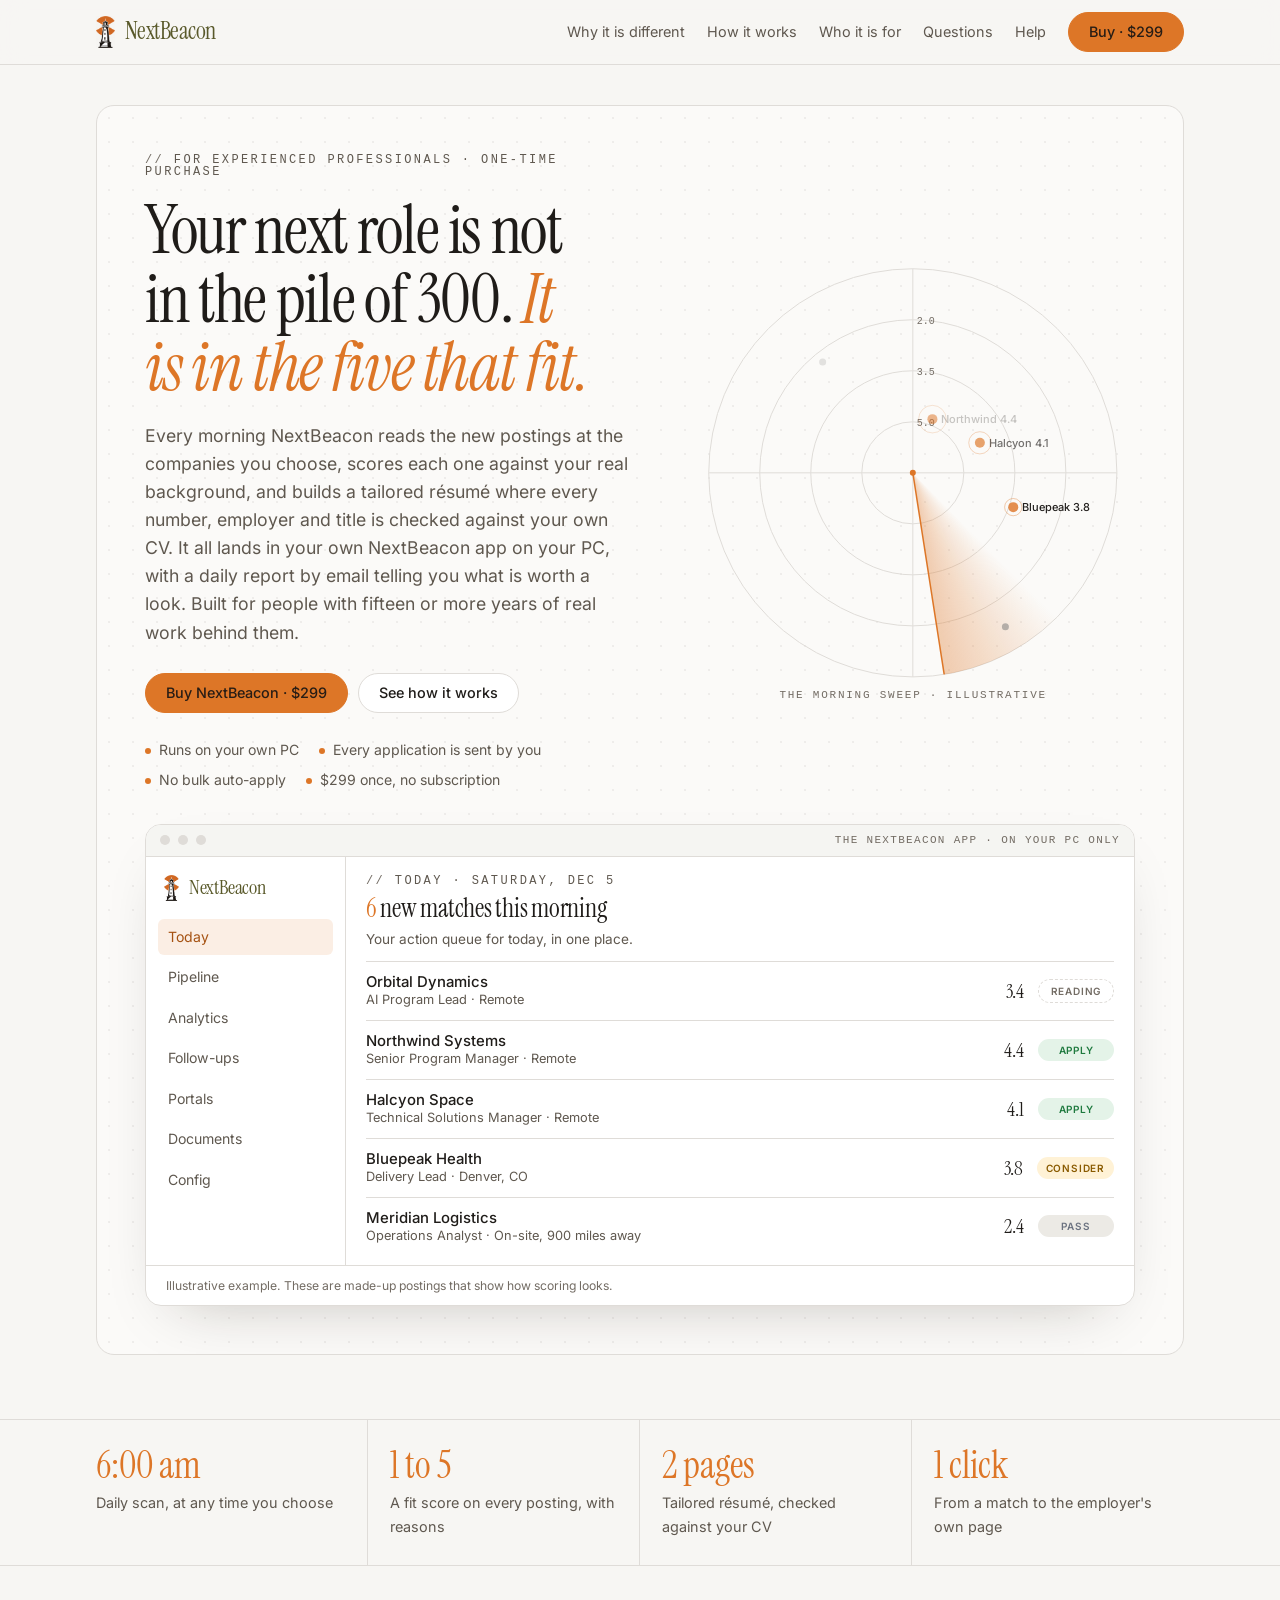
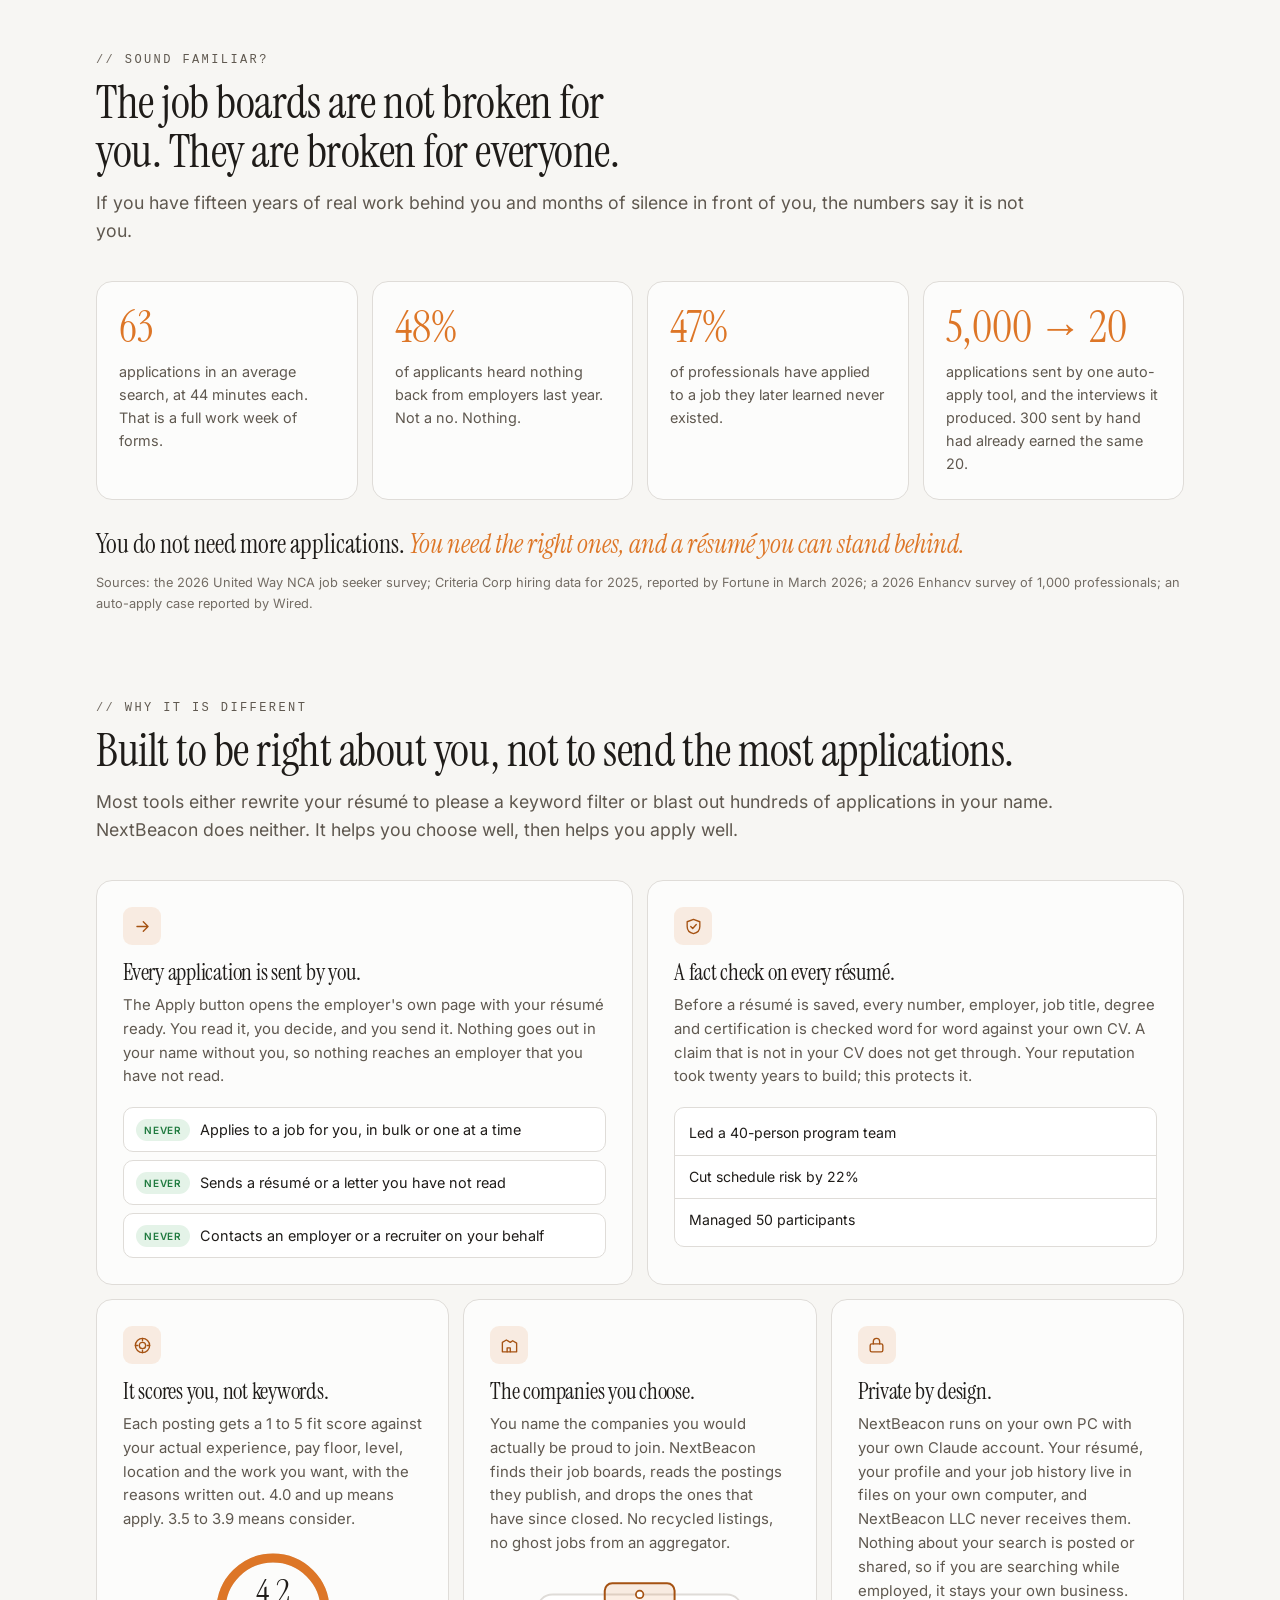
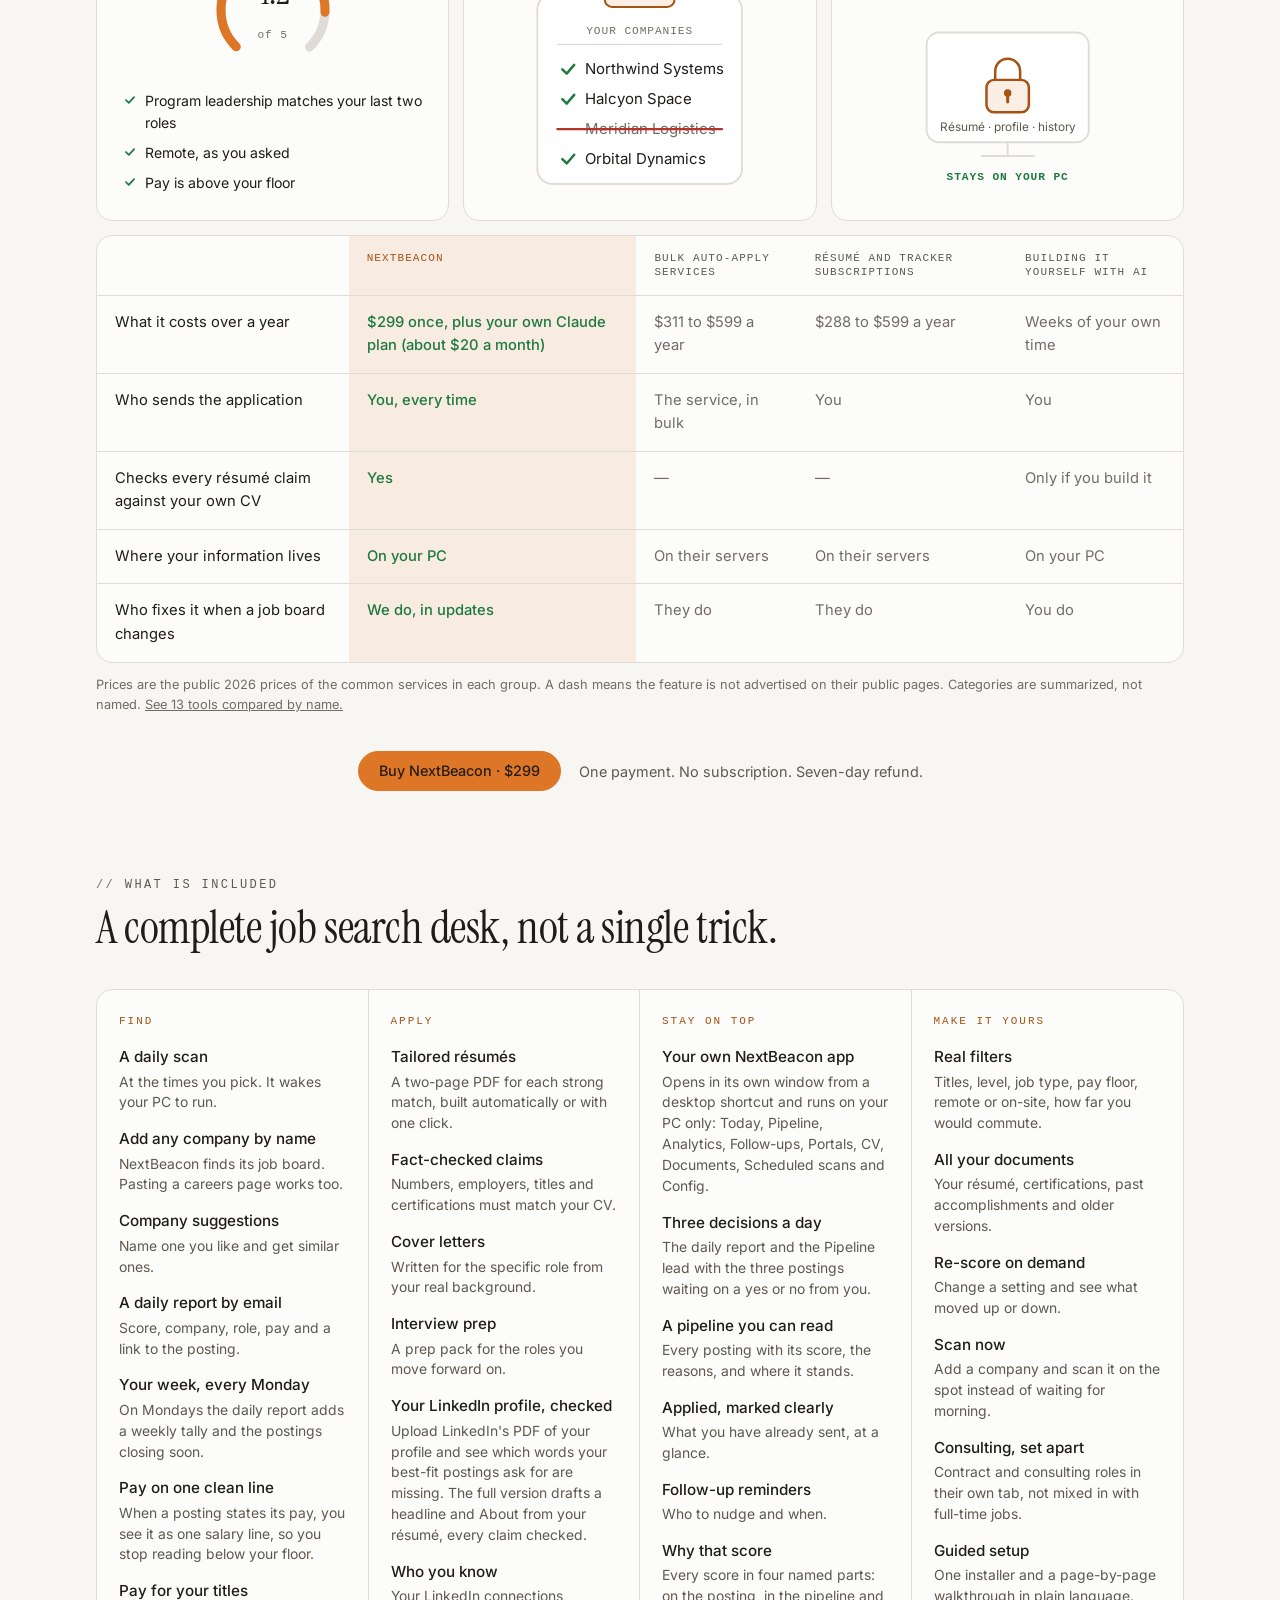
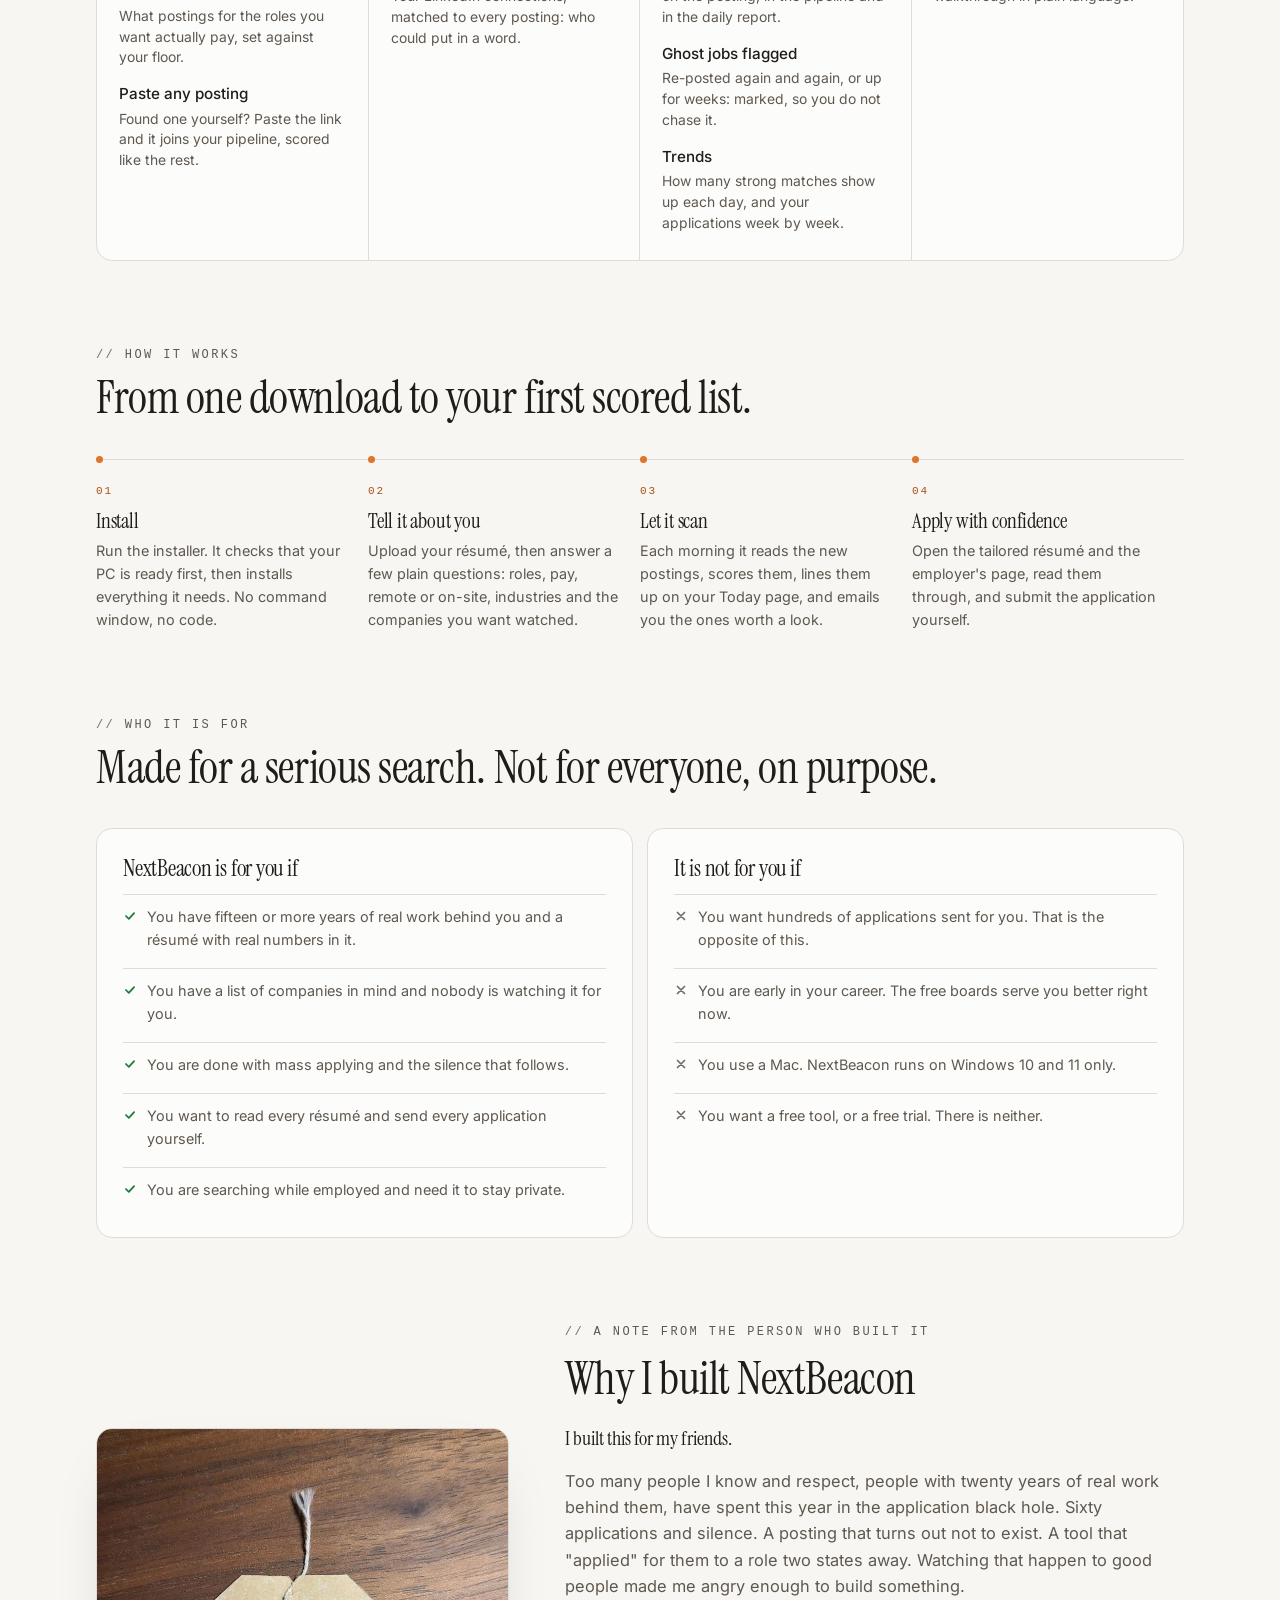
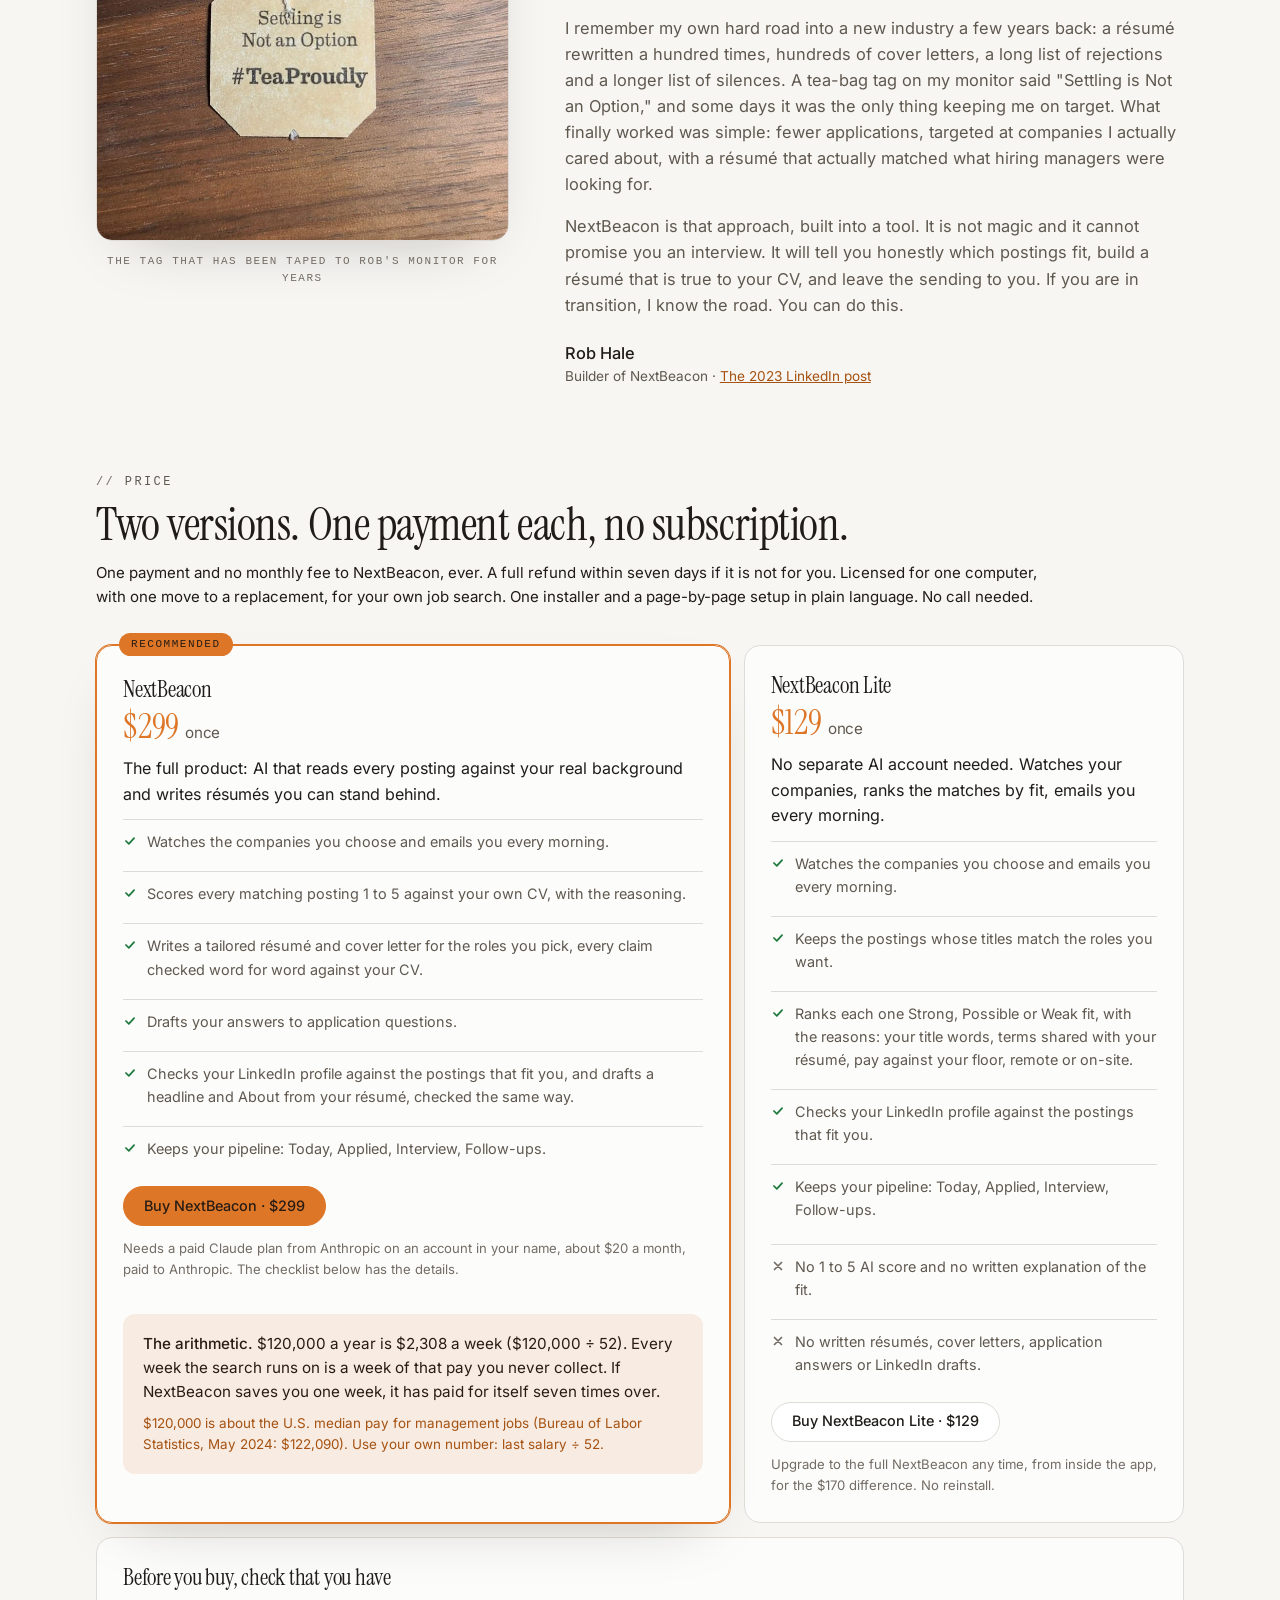
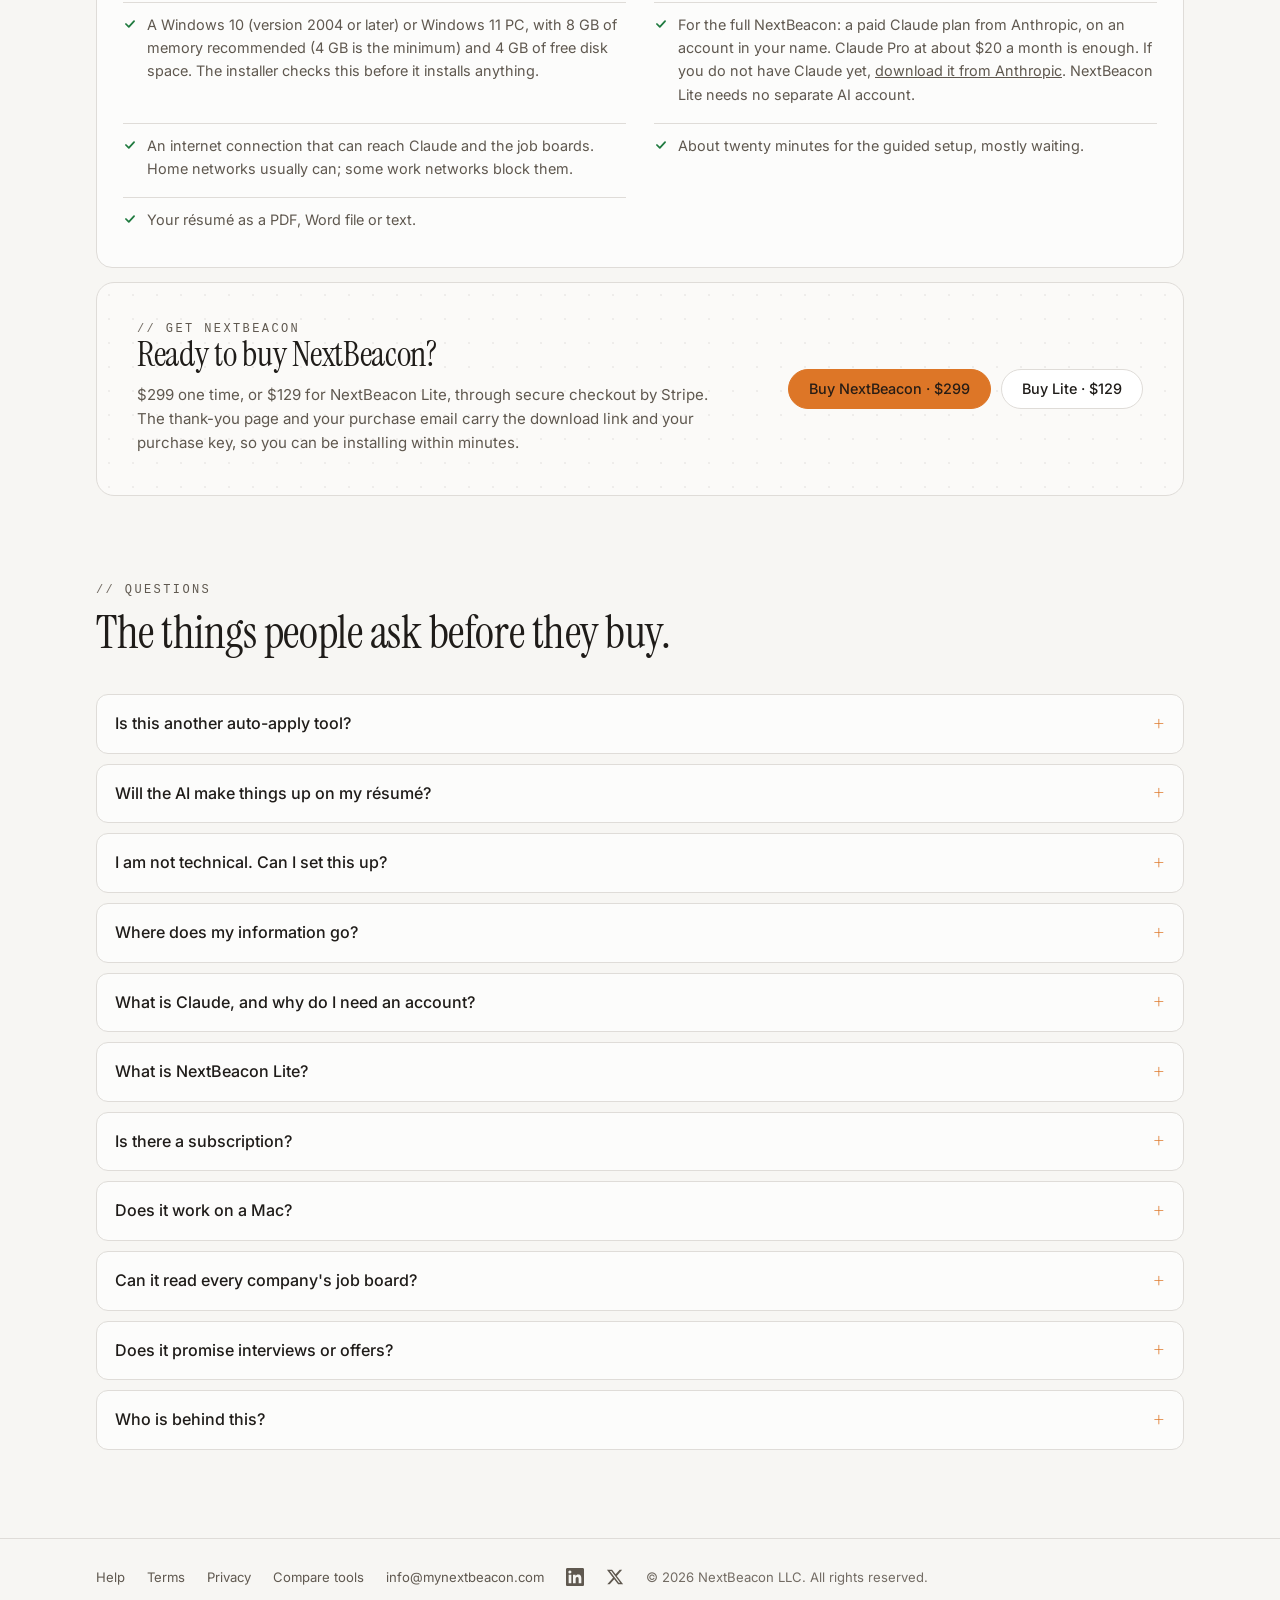
<file: index.html>
<!doctype html>
<html lang="en">
<head>
<meta charset="utf-8">
<meta name="viewport" content="width=device-width, initial-scale=1, viewport-fit=cover">
<title>NextBeacon</title>
<meta name="description" content="NextBeacon is a private AI job-search assistant for experienced professionals. It scores postings at the companies you choose against your real background and builds résumés where every claim is checked against your own CV. One payment, runs on your PC, and every application is sent by you.">
<meta name="google-site-verification" content="bpLEPREXDDpyz-M2UhZs5xXqKqi_Q2drliD9FVXXRKU" />
<script type="application/ld+json">{"@context":"https://schema.org","@type":"Organization","name":"NextBeacon","legalName":"NextBeacon LLC","url":"https://mynextbeacon.com/","logo":"https://mynextbeacon.com/logo.png","email":"info@mynextbeacon.com","sameAs":["https://www.linkedin.com/company/nextbeacon/","https://x.com/nextbeacon"]}</script>
<meta property="og:type" content="website">
<meta property="og:site_name" content="NextBeacon">
<meta property="og:title" content="NextBeacon: A private AI job-search assistant for experienced professionals">
<meta property="og:description" content="It watches the companies you choose, scores every posting against your real background and fact-checks every résumé claim. $299 once, or $129 for Lite. Every application is sent by you.">
<meta property="og:url" content="https://mynextbeacon.com/">
<meta property="og:image" content="https://mynextbeacon.com/og.png">
<meta property="og:image:width" content="1200">
<meta property="og:image:height" content="630">
<meta property="og:image:alt" content="NextBeacon: your next role is not in the pile of 300. It is in the five that fit.">
<meta name="twitter:card" content="summary_large_image">
<meta name="twitter:title" content="NextBeacon: A private AI job-search assistant for experienced professionals">
<meta name="twitter:description" content="It scores every posting against your real background and fact-checks every résumé claim. $299 once, or $129 for Lite.">
<meta name="twitter:image" content="https://mynextbeacon.com/og.png">
<link rel="canonical" href="https://mynextbeacon.com/">
<link rel="icon" type="image/png" sizes="48x48" href="/favicon-48.png">
<link rel="icon" type="image/png" sizes="96x96" href="/favicon-96.png">
<link rel="icon" type="image/png" sizes="192x192" href="/favicon-192.png">
<link rel="apple-touch-icon" href="/apple-touch-icon.png">
<link rel="stylesheet" href="fonts/fonts.css">
<style>
/* Layout concept: the NextBeacon app's own look, taken from its design tokens. Always the warm
   off-white light look (locked to the light mode), burnt-orange brand,
   Inter for text, Instrument Serif for headings and the wordmark, the dot-grid hero card from the
   Today page. Nine sections, written for the experienced professional months into a search
   (buyer profile, 2026-10-28): hero with a live radar and a morning-run feed, at-a-glance strip,
   sound familiar, why it is different (with a short comparison), what is included, how it works,
   who it is for, the founder note, price and buy, questions. Three Buy buttons, never far apart. */
:root{
  --bg:#f7f6f3; --surface:#ffffff; --surface-hover:#efeeea; --border:hsl(40 9% 86%);
  --fg:hsl(30 10% 11%); --muted:hsl(35 9% 34%); --faint:hsl(35 7% 42%); --landing:#59592a;
  --brand:hsl(26 73% 51%); --brand-200:hsl(33 100% 60%); --brand-fg:hsl(24 30% 12%);
  --brand-soft:hsl(26 73% 51% / 0.12); --brand-text:hsl(26 80% 36%);
  --ok:#1f7a3f; --ok-soft:#e4f3e8; --warn:#8a5b00; --warn-soft:#fff2d6; --pass:#6b7280; --pass-soft:#eceae5;
  --dot:40 8% 42% / 0.09; --shadow:0 24px 60px -32px rgba(30,20,10,.28);
  --sans:'Inter',ui-sans-serif,system-ui,-apple-system,'Segoe UI',sans-serif;
  --serif:'Instrument Serif',ui-serif,Georgia,serif;
  --mono:ui-monospace,SFMono-Regular,'SF Mono',Menlo,Consolas,monospace;
  color-scheme:light;
}

*,*::before,*::after{box-sizing:border-box}
html{scroll-behavior:smooth}
body{margin:0;background:var(--bg);color:var(--fg);font:15px/1.6 var(--sans);-webkit-font-smoothing:antialiased;text-rendering:optimizeLegibility}
body::before{content:"";position:fixed;inset:0 0 auto;height:env(safe-area-inset-top,0px);z-index:60;background:var(--bg)}
a{color:inherit}
h1,h2,h3{margin:0;font-weight:400;letter-spacing:-.01em;text-wrap:balance}
p{margin:0}
.wrap{max-width:1120px;margin-inline:auto;padding-left:max(16px,env(safe-area-inset-left,0px));padding-right:max(16px,env(safe-area-inset-right,0px))}
.band{padding-block:clamp(48px,7vw,88px)}
section[id]{scroll-margin-top:72px}
.eyebrow{font:500 12px/1 var(--mono);letter-spacing:.2em;text-transform:uppercase;color:var(--muted)}
.eyebrow i{font-style:normal;color:var(--faint)}
.serif{font-family:var(--serif)}
.lede{color:var(--muted);font-size:clamp(1rem,1.4vw,1.1rem)}
.tnum{font-variant-numeric:tabular-nums}

/* header */
.top{position:sticky;top:env(safe-area-inset-top,0px);z-index:50;background:color-mix(in srgb,var(--bg) 82%,transparent);backdrop-filter:blur(12px);-webkit-backdrop-filter:blur(12px);border-bottom:1px solid var(--border)}
.top .wrap{display:flex;align-items:center;justify-content:space-between;gap:16px;height:64px}
.brand{display:flex;align-items:center;gap:10px;text-decoration:none}
.mark{height:32px;width:auto;flex:none;display:block}
.word{font:400 1.5rem/1 var(--serif);letter-spacing:-.02em;color:var(--landing);position:relative;top:-1px}
.nav{display:flex;align-items:center;gap:22px}
.nav a.link{color:var(--muted);text-decoration:none;font-size:.9rem;white-space:nowrap}
.nav .btn{white-space:nowrap}
@media (max-width:900px){.nav a.link{display:none}}
.nav a.link:hover{color:var(--fg)}
/* the menu for phones and narrow windows: the same links the wide header shows */
.nb-menu{display:none}
.nb-menu summary{display:block;list-style:none;cursor:pointer;border-radius:999px;-webkit-tap-highlight-color:transparent}
.nb-menu summary::-webkit-details-marker{display:none}
.nb-menu summary:focus-visible{outline:2px solid var(--brand);outline-offset:3px}
.nb-menu-btn{display:flex;align-items:center;justify-content:center;gap:7px;min-width:44px;min-height:44px;padding:0 12px;border:1px solid var(--border);border-radius:999px;background:var(--surface);color:var(--fg);font:500 .9rem/1 var(--sans)}
.nb-menu-btn svg{display:block;width:20px;height:20px;flex:none;fill:none;stroke:currentColor;stroke-width:1.8;stroke-linecap:round}
.nb-menu-shut{display:none!important}
.nb-menu[open] .nb-menu-shut{display:block!important}
.nb-menu[open] .nb-menu-open{display:none}
.nb-menu-panel{position:absolute;left:0;right:0;top:100%;background:var(--bg);border-top:1px solid var(--border);border-bottom:1px solid var(--border);box-shadow:0 22px 30px -24px rgba(30,20,10,.4);padding:4px 16px 10px;max-height:calc(100vh - 64px);overflow:auto}
.nb-menu-panel a{display:flex;align-items:center;min-height:50px;color:var(--fg);text-decoration:none;font-size:1rem;border-top:1px solid var(--border)}
.nb-menu-panel a:first-child{border-top:0}
@media (max-width:900px){.nb-menu{display:block}.nav{gap:8px}}
@media (max-width:420px){.nb-menu-word{display:none}.nb-menu-btn{padding:0}}
/* the smallest phones: the name, Buy and the menu button still fit on one line */
@media (max-width:350px){.top .wrap{gap:8px}.top .nav>.btn{padding-inline:13px}.top .word{font-size:1.3rem}}
.btn{display:inline-flex;align-items:center;justify-content:center;gap:8px;padding:11px 20px;border-radius:999px;border:1px solid var(--border);background:var(--surface);color:var(--fg);font:500 .9rem/1 var(--sans);text-decoration:none;cursor:pointer;transition:background .15s,border-color .15s,transform .15s;min-height:40px}
.btn:hover{background:var(--surface-hover)}
.btn.primary{background:var(--brand);border-color:var(--brand);color:var(--brand-fg)}
.btn.primary:hover{background:var(--brand-200);border-color:var(--brand-200)}
.btn:focus-visible,a:focus-visible,button:focus-visible,summary:focus-visible{outline:2px solid var(--brand);outline-offset:3px}
.cta-mid{display:flex;flex-wrap:wrap;gap:10px 18px;align-items:center;justify-content:center;margin-top:36px;color:var(--muted);font-size:.9rem}

/* hero card, like the Today page */
.hero{padding-block:clamp(24px,4vw,40px) 0}
.hero-card{position:relative;overflow:hidden;border-radius:18px;border:1px solid var(--border);background:color-mix(in srgb,var(--surface) 40%,transparent);background-image:radial-gradient(circle,hsl(var(--dot)) 1px,transparent 1px);background-size:24px 24px;padding:clamp(28px,4vw,48px) clamp(20px,4vw,48px)}
.hero-grid{display:grid;grid-template-columns:1.05fr .95fr;gap:clamp(28px,5vw,56px);align-items:center}
.hero h1{font:400 clamp(2.4rem,5.4vw,4.2rem)/1.02 var(--serif);letter-spacing:-.02em;color:var(--fg);margin:18px 0 20px}
.hero h1 em{font-style:italic;color:var(--brand)}
.hero .lede{margin-bottom:26px}
.cta-row{display:flex;flex-wrap:wrap;gap:10px}
.trust{display:flex;flex-wrap:wrap;gap:8px 20px;margin:26px 0 0;padding:0;list-style:none;color:var(--muted);font-size:.88rem}
.trust li::before{content:"";display:inline-block;width:6px;height:6px;border-radius:50%;background:var(--brand);margin-right:8px;vertical-align:middle}

/* radar */
.radar-wrap{position:relative;aspect-ratio:1;max-width:460px;width:100%;margin-inline:auto}
#radar{width:100%;height:100%;display:block}
.radar-cap{position:absolute;left:0;right:0;bottom:-6px;text-align:center;font:500 11px/1 var(--mono);letter-spacing:.16em;text-transform:uppercase;color:var(--faint)}

/* app window with the morning run */
.window{margin-top:clamp(20px,3vw,32px);border:1px solid var(--border);border-radius:16px;background:var(--surface);box-shadow:var(--shadow);overflow:hidden}
.win-bar{display:flex;align-items:center;gap:8px;padding:10px 14px;border-bottom:1px solid var(--border);background:color-mix(in srgb,var(--surface-hover) 60%,var(--surface))}
.win-bar i{width:10px;height:10px;border-radius:50%;background:var(--border);display:inline-block}
.win-bar span{margin-left:auto;font:500 11px/1 var(--mono);letter-spacing:.12em;text-transform:uppercase;color:var(--faint)}
.win-body{display:grid;grid-template-columns:200px 1fr}
.side{border-right:1px solid var(--border);padding:16px 12px;display:grid;gap:4px;align-content:start;font-size:.88rem;color:var(--muted)}
.side .brand{padding:2px 6px 14px}
.side .word{font-size:1.25rem}
.side .mark{height:26px}
.side button{display:block;width:100%;text-align:left;padding:7px 10px;border-radius:6px;border:0;background:none;font:inherit;color:inherit;cursor:pointer}
.side button:hover{background:var(--surface-hover)}
.side button.on{background:var(--brand-soft);color:var(--brand-text)}
.side button:focus-visible{outline:2px solid var(--brand);outline-offset:1px}
.view[hidden]{display:none}
.view{min-height:296px}
.tabs{display:flex;gap:6px;flex-wrap:wrap;margin:0 0 10px;font:600 10px/1 var(--sans);letter-spacing:.08em;text-transform:uppercase}
.tabs span{padding:6px 9px;border-radius:999px;border:1px solid var(--border);color:var(--muted)}
.tabs span.on{background:var(--brand-soft);color:var(--brand-text);border-color:transparent}
.tiles{display:grid;grid-template-columns:repeat(4,1fr);gap:10px;margin-bottom:14px}
.tiles div{border:1px solid var(--border);border-radius:10px;padding:10px 12px}
.tiles b{display:block;font:400 1.4rem/1 var(--serif);color:var(--brand);margin-bottom:4px}
.tiles span{font-size:.72rem;color:var(--muted)}
.bars{display:grid;gap:7px;font-size:.8rem;color:var(--muted)}
.bars div{display:grid;grid-template-columns:70px 1fr 34px;gap:10px;align-items:center}
.bars i{display:block;height:8px;border-radius:4px;background:var(--brand-soft);overflow:hidden}
.bars i::after{content:"";display:block;height:100%;width:var(--w);background:var(--brand);border-radius:4px}
.bars em{font-style:normal;text-align:right;font-variant-numeric:tabular-nums}
.plain{list-style:none;margin:0;padding:0}
.plain li{display:grid;grid-template-columns:1fr auto;gap:14px;align-items:center;padding:10px 0;border-top:1px solid var(--border);font-size:.9rem}
.plain li small{display:block;color:var(--muted);font-size:.78rem}
.plain .chip{min-width:0}
.chip.on{background:var(--ok-soft);color:var(--ok)}
.chip.off{background:transparent;color:var(--faint);border:1px solid var(--border)}
.chip.due{background:var(--warn-soft);color:var(--warn)}
.chip.ok{background:var(--ok-soft);color:var(--ok)}
.toggle{width:34px;height:18px;border-radius:999px;background:var(--border);position:relative;display:inline-block}
.toggle::after{content:"";position:absolute;top:2px;left:2px;width:14px;height:14px;border-radius:50%;background:#fff}
.toggle.on{background:var(--ok)}.toggle.on::after{left:18px}
@media (max-width:640px){.tiles{grid-template-columns:repeat(2,1fr)}}
.main{padding:18px 20px 8px}
.main .eyebrow{margin-bottom:8px}
.main h3{font:400 1.6rem/1.1 var(--serif);margin-bottom:6px}
.main h3 b{font-weight:400;color:var(--brand)}
.main .sub{font-size:.85rem;color:var(--muted);margin-bottom:10px}
#feed{list-style:none;margin:0;padding:0;min-height:296px}
.row{display:grid;grid-template-columns:1fr auto auto;gap:14px;align-items:center;padding:11px 0;border-top:1px solid var(--border);animation:rowin .45s ease both}
@keyframes rowin{from{opacity:0;transform:translateY(-6px)}to{opacity:1;transform:none}}
.co{font-weight:500;line-height:1.3;min-width:0;font-size:.93rem}
.co small{display:block;font-weight:400;color:var(--muted);font-size:.8rem;overflow-wrap:anywhere}
.score{font:400 1.25rem/1 var(--serif);font-variant-numeric:tabular-nums;min-width:2.6ch;text-align:right}
.chip{font:600 10px/1 var(--sans);letter-spacing:.08em;text-transform:uppercase;padding:6px 9px;border-radius:999px;min-width:76px;text-align:center}
.chip.apply{background:var(--ok-soft);color:var(--ok)}
.chip.consider{background:var(--warn-soft);color:var(--warn)}
.chip.pass{background:var(--pass-soft);color:var(--pass)}
.chip.reading{background:transparent;color:var(--faint);border:1px dashed var(--border)}
.fine{padding:10px 20px;border-top:1px solid var(--border);font-size:.76rem;color:var(--faint)}

/* at a glance */
.facts{border-top:1px solid var(--border);border-bottom:1px solid var(--border);margin-top:clamp(40px,6vw,64px)}
.facts .wrap{display:grid;grid-template-columns:repeat(4,1fr)}
.fact{padding:26px 22px;border-right:1px solid var(--border)}
.fact:first-child{padding-left:0}.fact:last-child{border-right:0}
.fact b{display:block;font:400 clamp(1.8rem,3vw,2.4rem)/1 var(--serif);color:var(--brand);margin-bottom:6px}
.fact span{color:var(--muted);font-size:.9rem}

/* sections */
.head{display:grid;gap:12px;margin-bottom:36px;max-width:960px}
.head h2{font:400 clamp(1.9rem,3.6vw,2.9rem)/1.08 var(--serif);color:var(--fg)}
.bento{display:grid;grid-template-columns:repeat(6,1fr);gap:14px}
.card{grid-column:span 2;padding:26px;border:1px solid var(--border);border-radius:16px;background:color-mix(in srgb,var(--surface) 70%,transparent)}
.card.wide{grid-column:span 3}
.card h3{font:400 1.45rem/1.15 var(--serif);margin:14px 0 8px}
.card p{color:var(--muted);font-size:.93rem}
.ico{width:38px;height:38px;border-radius:9px;background:var(--brand-soft);display:grid;place-items:center}
.ico svg{width:19px;height:19px;stroke:var(--brand-text);fill:none;stroke-width:1.7;stroke-linecap:round;stroke-linejoin:round}
.gauge-box{display:flex;flex-direction:column;gap:20px;margin-top:18px}
.gauge{width:120px;height:120px;position:relative;flex:none;align-self:center}
.gauge svg{width:100%;height:100%}
.gauge .trk{stroke:var(--border)}
.gauge .val{stroke:var(--brand);stroke-dasharray:206 327;animation:fill 1.6s cubic-bezier(.2,.8,.2,1) both}
@keyframes fill{from{stroke-dasharray:0 327}to{stroke-dasharray:206 327}}
.gauge .num{position:absolute;inset:0;display:grid;place-content:center;text-align:center;font:400 2.1rem/1 var(--serif)}
.gauge .num small{font:500 .7rem/1.2 var(--mono);color:var(--faint);letter-spacing:.08em}
.why{display:grid;gap:7px;margin:0;padding:0;list-style:none;font-size:.88rem}
.why li{display:flex;gap:8px;align-items:flex-start}
.why li::before{content:"";flex:none;width:14px;height:14px;margin-top:3px;background:var(--ok);-webkit-mask:url("data:image/svg+xml,%3Csvg xmlns='http://www.w3.org/2000/svg' viewBox='0 0 24 24' fill='none' stroke='black' stroke-width='3' stroke-linecap='round' stroke-linejoin='round'%3E%3Cpath d='M5 12l5 5 9-10'/%3E%3C/svg%3E") center/contain no-repeat;mask:url("data:image/svg+xml,%3Csvg xmlns='http://www.w3.org/2000/svg' viewBox='0 0 24 24' fill='none' stroke='black' stroke-width='3' stroke-linecap='round' stroke-linejoin='round'%3E%3Cpath d='M5 12l5 5 9-10'/%3E%3C/svg%3E") center/contain no-repeat}
.never{display:grid;gap:8px;margin:18px 0 0;padding:0;list-style:none;font-size:.9rem}
.never li{display:flex;gap:10px;align-items:flex-start;padding:10px 12px;border:1px solid var(--border);border-radius:10px;background:var(--surface)}
.never li b{flex:none;font:600 10px/1 var(--sans);letter-spacing:.08em;text-transform:uppercase;color:var(--ok);background:var(--ok-soft);padding:6px 8px;border-radius:999px;margin-top:1px}
.fc{position:relative;list-style:none;margin:18px 0 0;padding:4px 0;border:1px solid var(--border);border-radius:10px;background:var(--surface);overflow:hidden;font-size:.88rem}
.fc li{display:flex;justify-content:space-between;gap:12px;align-items:center;padding:10px 14px;border-bottom:1px solid var(--border)}
.fc li:last-child{border-bottom:0}
.fc li span:first-child{min-width:0;overflow-wrap:anywhere}
.fc .st{flex:none;font:600 10px/1 var(--sans);letter-spacing:.08em;text-transform:uppercase;opacity:0;animation:st 9s infinite}
.fc li:nth-child(1) .st{animation-delay:.9s}.fc li:nth-child(2) .st{animation-delay:2.2s}.fc li:nth-child(3) .st{animation-delay:3.5s}
.fc .good{color:var(--ok)}.fc .bad{color:#b4332a}
.fc li.flag span:first-child{text-decoration:line-through;text-decoration-color:rgba(180,51,42,0);animation:strike 9s infinite 3.5s}
@keyframes st{0%,5%{opacity:0;transform:translateX(6px)}12%,86%{opacity:1;transform:none}95%,100%{opacity:0}}
@keyframes strike{0%,5%{text-decoration-color:rgba(180,51,42,0)}12%,86%{text-decoration-color:rgba(180,51,42,.9)}95%,100%{text-decoration-color:rgba(180,51,42,0)}}
.card.pic{display:flex;flex-direction:column}
.vizbox{flex:1;display:grid;place-items:center;padding-top:18px}
.viz{display:block;width:100%;max-width:330px;height:auto}
.viz text{font-family:var(--mono);font-size:9px;letter-spacing:.08em;text-transform:uppercase;text-anchor:middle;fill:var(--faint)}
.viz .files{font-family:var(--sans);font-size:9.5px;letter-spacing:0;text-transform:none;fill:var(--muted)}
.viz .t-ok{fill:var(--ok);font-weight:700}
.viz .nm{font-family:var(--sans);font-size:12px;letter-spacing:0;text-transform:none;text-anchor:start;fill:var(--fg)}
.viz .nm.gone{fill:var(--faint)}
.viz .board{fill:var(--surface);stroke:var(--border);stroke-width:1.5}
.viz .clip{fill:var(--brand-soft);stroke:var(--brand-text);stroke-width:1.6}
.viz .hole{fill:var(--surface);stroke:var(--brand-text);stroke-width:1.4}
.viz .rule{fill:none;stroke:var(--border);stroke-width:1}
.viz .tick{fill:none;stroke:var(--ok);stroke-width:2;stroke-linecap:round;stroke-linejoin:round}
.viz .strike{fill:none;stroke:#b4332a;stroke-width:1.8;stroke-linecap:round}
.viz .pc{fill:var(--surface);stroke:var(--border);stroke-width:1.5}
.viz .ln{fill:none;stroke:var(--border);stroke-width:1.5;stroke-linecap:round}
.viz .lock-b{fill:var(--brand-soft);stroke:var(--brand-text);stroke-width:2}
.viz .lock-s{fill:none;stroke:var(--brand-text);stroke-width:2;stroke-linecap:round}
.viz .lock-k{fill:var(--brand-text)}
.scan{position:absolute;left:0;right:0;top:0;height:2px;background:linear-gradient(90deg,transparent,var(--brand),transparent);opacity:0;animation:sweep 9s infinite}
@keyframes sweep{0%{top:0;opacity:0}3%{opacity:1}50%{top:100%;opacity:1}55%,100%{top:100%;opacity:0}}

/* sound familiar */
.pain{display:grid;grid-template-columns:repeat(4,1fr);gap:14px}
.pain .card{grid-column:auto;padding:24px 22px}
.pain b{display:block;font:400 clamp(2rem,3.4vw,2.8rem)/1 var(--serif);color:var(--brand);margin-bottom:10px;font-variant-numeric:tabular-nums}
.pain p{color:var(--muted);font-size:.9rem}
.pain-close{margin-top:28px;font:400 clamp(1.25rem,2.2vw,1.6rem)/1.3 var(--serif)}
.pain-close em{font-style:italic;color:var(--brand)}

/* what is included */
.groups{display:grid;grid-template-columns:repeat(4,1fr);border:1px solid var(--border);border-radius:16px;overflow:hidden;background:color-mix(in srgb,var(--surface) 70%,transparent)}
.group{padding:26px 22px;border-right:1px solid var(--border)}
.group:last-child{border-right:0}
.group h3{font:500 11px/1 var(--mono);letter-spacing:.18em;text-transform:uppercase;color:var(--brand-text);margin-bottom:18px}
.group ul{list-style:none;margin:0;padding:0;display:grid;gap:14px}
.group li b{display:block;font-weight:500;font-size:.95rem;margin-bottom:2px}
.group li span{color:var(--muted);font-size:.87rem;line-height:1.5;display:block}

/* how it works */
.steps{display:grid;grid-template-columns:repeat(4,1fr);counter-reset:s;border-top:1px solid var(--border)}
.step{padding:26px 22px 0 0;position:relative}
.step::before{counter-increment:s;content:"0" counter(s);font:500 11px/1 var(--mono);letter-spacing:.16em;color:var(--brand-text);display:block;margin-bottom:12px}
.step::after{content:"";position:absolute;top:-4px;left:0;width:7px;height:7px;border-radius:50%;background:var(--brand)}
.step h3{font:400 1.3rem/1.15 var(--serif);margin-bottom:6px}
.step p{color:var(--muted);font-size:.9rem}

/* short comparison */
.tw{overflow-x:auto;border:1px solid var(--border);border-radius:16px;background:color-mix(in srgb,var(--surface) 70%,transparent);margin-top:14px}
table{border-collapse:collapse;width:100%;min-width:640px;font-size:.92rem}
th,td{padding:15px 18px;text-align:left;border-bottom:1px solid var(--border);vertical-align:top}
tr:last-child td{border-bottom:0}
th{font:500 11px/1.3 var(--mono);letter-spacing:.1em;text-transform:uppercase;color:var(--muted)}
th.us,td.us{background:var(--brand-soft)}
th.us{color:var(--brand-text)}
td.yes{color:var(--ok);font-weight:500}
td.no{color:var(--faint)}
.note{margin-top:12px;font-size:.8rem;color:var(--faint)}

/* the two versions: NextBeacon first and larger, Lite second */
.plans{display:grid;grid-template-columns:1.18fr .82fr;gap:14px;margin-bottom:14px}
.plans .card{grid-column:auto;position:relative;display:grid;gap:12px;align-content:start}
.plans .card.lead{border-color:var(--brand);box-shadow:0 0 0 1px var(--brand),var(--shadow);padding-top:30px}
.plans .pick{position:absolute;top:-13px;left:22px;padding:6px 12px;border-radius:999px;background:var(--brand);color:var(--brand-fg);font:500 11px/1 var(--mono);letter-spacing:.14em;text-transform:uppercase}
.plans h3{margin:0;font:400 1.45rem/1.15 var(--serif)}
.plans h3 .price{display:block;margin-top:6px;font-size:2.2rem;line-height:1;color:var(--brand)}
.plans h3 .price small{font:400 .95rem/1 var(--sans);color:var(--muted);margin-left:6px}
.plans .lede-p{color:var(--fg);font-size:1rem}
.plans ul.plain{margin:0;padding:0;list-style:none;display:grid;gap:8px;color:var(--muted);font-size:.93rem}
.plans ul.plain li{display:block;position:relative;padding-left:24px}
.plans ul.plain li::before{content:"";position:absolute;left:0;top:14px;width:14px;height:14px;background:var(--ok);-webkit-mask:url("data:image/svg+xml,%3Csvg xmlns='http://www.w3.org/2000/svg' viewBox='0 0 24 24' fill='none' stroke='black' stroke-width='3' stroke-linecap='round' stroke-linejoin='round'%3E%3Cpath d='M5 12l5 5 9-10'/%3E%3C/svg%3E") center/contain no-repeat;mask:url("data:image/svg+xml,%3Csvg xmlns='http://www.w3.org/2000/svg' viewBox='0 0 24 24' fill='none' stroke='black' stroke-width='3' stroke-linecap='round' stroke-linejoin='round'%3E%3Cpath d='M5 12l5 5 9-10'/%3E%3C/svg%3E") center/contain no-repeat}
.plans ul.plain.not li::before{background:var(--faint);-webkit-mask:url("data:image/svg+xml,%3Csvg xmlns='http://www.w3.org/2000/svg' viewBox='0 0 24 24' fill='none' stroke='black' stroke-width='3' stroke-linecap='round'%3E%3Cpath d='M6 6l12 12M18 6L6 18'/%3E%3C/svg%3E") center/contain no-repeat;mask:url("data:image/svg+xml,%3Csvg xmlns='http://www.w3.org/2000/svg' viewBox='0 0 24 24' fill='none' stroke='black' stroke-width='3' stroke-linecap='round'%3E%3Cpath d='M6 6l12 12M18 6L6 18'/%3E%3C/svg%3E") center/contain no-repeat}
.plans .plan-cta{margin-top:4px}
.plans .plan-fine{font-size:.82rem;color:var(--faint)}

/* two-column cards: the arithmetic, the checklist */
.need{display:grid;grid-template-columns:1fr 1fr;gap:14px}
.need.one{grid-template-columns:1fr}
.need.one ul.plain{grid-template-columns:1fr 1fr;column-gap:28px}
.need .card{grid-column:auto}
.need h3{margin-top:0}
.price{font-size:2.2rem;color:var(--brand)}
.need ul{margin:12px 0 0;padding-left:18px;color:var(--muted);font-size:.93rem;display:grid;gap:7px}
.need ul.plain{list-style:none;padding-left:0}
.need ul.plain li{display:block;position:relative;padding-left:24px}
.need ul.plain li::before{content:"";position:absolute;left:0;top:14px;width:14px;height:14px;background:var(--ok);-webkit-mask:url("data:image/svg+xml,%3Csvg xmlns='http://www.w3.org/2000/svg' viewBox='0 0 24 24' fill='none' stroke='black' stroke-width='3' stroke-linecap='round' stroke-linejoin='round'%3E%3Cpath d='M5 12l5 5 9-10'/%3E%3C/svg%3E") center/contain no-repeat;mask:url("data:image/svg+xml,%3Csvg xmlns='http://www.w3.org/2000/svg' viewBox='0 0 24 24' fill='none' stroke='black' stroke-width='3' stroke-linecap='round' stroke-linejoin='round'%3E%3Cpath d='M5 12l5 5 9-10'/%3E%3C/svg%3E") center/contain no-repeat}
.need ul.plain.not li::before{background:var(--faint);-webkit-mask:url("data:image/svg+xml,%3Csvg xmlns='http://www.w3.org/2000/svg' viewBox='0 0 24 24' fill='none' stroke='black' stroke-width='3' stroke-linecap='round'%3E%3Cpath d='M6 6l12 12M18 6L6 18'/%3E%3C/svg%3E") center/contain no-repeat;mask:url("data:image/svg+xml,%3Csvg xmlns='http://www.w3.org/2000/svg' viewBox='0 0 24 24' fill='none' stroke='black' stroke-width='3' stroke-linecap='round'%3E%3Cpath d='M6 6l12 12M18 6L6 18'/%3E%3C/svg%3E") center/contain no-repeat}
.math{margin-top:22px;padding:18px 20px;border-radius:12px;background:var(--brand-soft);color:var(--brand-fg);font-size:.95rem}
.math b{font-weight:500}
.math .math-note{display:block;margin-top:8px;font-size:.84rem;color:var(--brand-text)}
.buy-box{margin-top:14px;border:1px solid var(--border);border-radius:18px;padding:clamp(24px,4vw,40px);background:color-mix(in srgb,var(--surface) 40%,transparent);background-image:radial-gradient(circle,hsl(var(--dot)) 1px,transparent 1px);background-size:24px 24px;display:grid;grid-template-columns:1.2fr .8fr;gap:24px;align-items:center}
.buy-box h3{font:400 clamp(1.6rem,3vw,2.2rem)/1.1 var(--serif);margin-bottom:10px}
.buy-box p{color:var(--muted)}
.buy-box .cta-row{justify-content:flex-end}

/* founder note */
.founder{display:grid;grid-template-columns:.8fr 1.2fr;gap:clamp(24px,5vw,56px);align-items:center}
.tag{position:relative;max-width:420px;margin-inline:auto}
.tag img{display:block;width:100%;height:auto;border-radius:16px;border:1px solid var(--border);box-shadow:var(--shadow)}
.tag figcaption{margin-top:12px;text-align:center;font:500 11px/1.5 var(--mono);letter-spacing:.14em;text-transform:uppercase;color:var(--faint)}
.letter{font-size:1.02rem;color:var(--fg);display:grid;gap:16px}
.letter h2{font:400 clamp(1.9rem,3.6vw,2.9rem)/1.08 var(--serif);margin-bottom:4px}
.letter p{color:var(--muted)}
.letter p.q{font:400 1.25rem/1.4 var(--serif);color:var(--fg)}
.sig{display:flex;align-items:center;gap:14px;margin-top:6px}
.sig b{display:block;font-weight:500;color:var(--fg)}
.sig span{display:block;font-size:.85rem;color:var(--muted)}
.sig a{color:var(--brand-text)}

/* questions */
.qa{display:grid;gap:10px}
.qa details{border:1px solid var(--border);border-radius:12px;background:color-mix(in srgb,var(--surface) 70%,transparent);padding:0 18px}
.qa summary{cursor:pointer;list-style:none;padding:16px 0;font-weight:500;font-size:1rem;display:flex;justify-content:space-between;gap:16px;align-items:center}
.qa summary::-webkit-details-marker{display:none}
.qa summary::after{content:"+";flex:none;font:400 1.4rem/1 var(--serif);color:var(--brand);transition:transform .2s}
.qa details[open] summary::after{transform:rotate(45deg)}
.qa details p{padding:0 0 18px;color:var(--muted);font-size:.95rem}

footer{border-top:1px solid var(--border);padding-block:28px 44px;color:var(--faint);font-size:.82rem}
footer .wrap{display:flex;flex-wrap:wrap;align-items:center;gap:8px 22px}
footer a{color:var(--muted);text-decoration:none}
footer a:hover{color:var(--fg)}
footer span{color:var(--faint)}
footer a.social{display:inline-flex;align-items:center;line-height:0}
footer a.social svg{display:block}
/* phones: every footer link is a 44 x 44 px tap target; the drawn size and spacing stay the same */
@media (max-width:599px){
  footer .wrap{row-gap:0}
  footer a{display:inline-flex;align-items:center;justify-content:center;min-height:44px;min-width:44px;padding-inline:9px;margin-inline:-9px}
  footer a.social{padding-inline:13px}
}

@media (max-width:960px){
  .hero-grid{grid-template-columns:1fr}
  .radar-wrap{max-width:380px}
  .facts .wrap{grid-template-columns:1fr 1fr}
  .fact:nth-child(2){border-right:0}
  .fact:nth-child(-n+2){border-bottom:1px solid var(--border)}
  .bento{grid-template-columns:1fr 1fr}
  .card,.card.wide{grid-column:span 2}
  .card:nth-child(n+3):not(.wide){grid-column:span 1}
  .pain{grid-template-columns:1fr 1fr}
  .groups{grid-template-columns:1fr 1fr}
  .group:nth-child(2){border-right:0}
  .group:nth-child(-n+2){border-bottom:1px solid var(--border)}
  .steps{grid-template-columns:1fr 1fr;row-gap:26px}
  .need,.need.one ul.plain{grid-template-columns:1fr}
  .plans{grid-template-columns:1fr}
  .founder{grid-template-columns:1fr}
  .tag{max-width:320px}
  .buy-box{grid-template-columns:1fr}
  .buy-box .cta-row{justify-content:flex-start}
}
@media (max-width:640px){
  .nav a.link{display:none}
  .facts .wrap{grid-template-columns:1fr}
  .fact{border-right:0;border-bottom:1px solid var(--border);padding-left:0}
  .fact:last-child{border-bottom:0}
  .bento,.groups,.steps,.pain{grid-template-columns:1fr}
  .card,.card.wide,.card:nth-child(n+3):not(.wide){grid-column:auto}
  .group{border-right:0;border-bottom:1px solid var(--border)}
  .group:last-child{border-bottom:0}
  .win-body{grid-template-columns:1fr}.side{display:none}
  .row{grid-template-columns:1fr auto}
  .row .chip{grid-column:1 / -1;justify-self:start}
  #feed{min-height:0}
}
@media (prefers-reduced-motion:reduce){
  html{scroll-behavior:auto}
  *,*::before,*::after{animation:none!important;transition:none!important}
  .fc .st{opacity:1}
  .fc li.flag span:first-child{text-decoration-color:rgba(180,51,42,.9)}
  .scan{display:none}
}
</style>
</head>
<body>
<!-- Copyright 2026 NextBeacon LLC. All rights reserved. -->


<header class="top">
  <div class="wrap">
    <a class="brand" href="#top" aria-label="NextBeacon home"><img class="mark" src="logo.png" alt="" width="19" height="32"><span class="word">NextBeacon</span></a>
    <nav class="nav" aria-label="Page sections">
      <a class="link" href="#different">Why it is different</a>
      <a class="link" href="#how">How it works</a>
      <a class="link" href="#for">Who it is for</a>
      <a class="link" href="#questions">Questions</a>
      <a class="link" href="help.html">Help</a>
      <a class="btn primary" href="https://buy.stripe.com/14A00jbUr7TD7cv5wS9EI00">Buy · $299</a>
      <details class="nb-menu">
        <summary aria-label="Menu"><span class="nb-menu-btn"><svg class="nb-menu-open" viewBox="0 0 24 24" aria-hidden="true"><path d="M4 7h16M4 12h16M4 17h16"/></svg><svg class="nb-menu-shut" viewBox="0 0 24 24" aria-hidden="true"><path d="M6 6l12 12M18 6L6 18"/></svg><span class="nb-menu-word">Menu</span></span></summary>
        <div class="nb-menu-panel">
          <a href="#different">Why it is different</a>
          <a href="#how">How it works</a>
          <a href="#for">Who it is for</a>
          <a href="#questions">Questions</a>
          <a href="help.html">Help</a>
        </div>
      </details>
    </nav>
  </div>
</header>

<main id="top">
<section class="hero">
  <div class="wrap">
    <div class="hero-card">
      <div class="hero-grid">
        <div>
          <p class="eyebrow"><i>//</i> for experienced professionals · one-time purchase</p>
          <h1>Your next role is not in the pile of 300. <em>It is in the five that fit.</em></h1>
          <p class="lede">Every morning NextBeacon reads the new postings at the companies you choose, scores each one against your real background, and builds a tailored résumé where every number, employer and title is checked against your own CV. It all lands in your own NextBeacon app on your PC, with a daily report by email telling you what is worth a look. Built for people with fifteen or more years of real work behind them.</p>
          <div class="cta-row">
            <a class="btn primary" href="https://buy.stripe.com/14A00jbUr7TD7cv5wS9EI00">Buy NextBeacon · $299</a>
            <a class="btn" href="#how">See how it works</a>
          </div>
          <ul class="trust">
            <li>Runs on your own PC</li>
            <li>Every application is sent by you</li>
            <li>No bulk auto-apply</li>
            <li>$299 once, no subscription</li>
          </ul>
        </div>
        <div class="radar-wrap" role="img" aria-label="Animated radar sweep picking out job postings, the strongest matches closest to the center. Illustrative.">
          <canvas id="radar"></canvas>
          <div class="radar-cap">the morning sweep · illustrative</div>
        </div>
      </div>

      <div class="window" role="img" aria-label="Example of the NextBeacon Today page scoring new postings. The postings shown are made up.">
        <div class="win-bar"><i></i><i></i><i></i><span>the NextBeacon app · on your PC only</span></div>
        <div class="win-body">
          <div class="side">
            <span class="brand"><img class="mark" src="logo.png" alt="" width="19" height="32"><span class="word">NextBeacon</span></span>
            <button type="button" data-view="today" class="on">Today</button><button type="button" data-view="pipeline">Pipeline</button><button type="button" data-view="analytics">Analytics</button><button type="button" data-view="followups">Follow-ups</button><button type="button" data-view="portals">Portals</button><button type="button" data-view="documents">Documents</button><button type="button" data-view="config">Config</button>
          </div>
          <div class="main">
            <div class="view" data-view="today">
            <p class="eyebrow"><i>//</i> today · <span class="tnum" id="today-date">tuesday, oct 28</span></p>
            <h3><b id="read" class="tnum">6</b> new matches this morning</h3>
            <p class="sub">Your action queue for today, in one place.</p>
            <ul id="feed" aria-hidden="true"></ul>
            </div>
            <div class="view" data-view="pipeline" hidden>
            <p class="eyebrow"><i>//</i> pipeline</p>
            <h3><b class="tnum">14</b> in play</h3>
            <p class="sub">Every posting you kept, by stage. Nothing moves without you.</p>
            <div class="tabs"><span class="on">Inbox 6</span><span>Applied 5</span><span>Responded 2</span><span>Interview 1</span><span>Offer 0</span></div>
            <ul class="plain">
              <li><span>Ironwood Labs<small>Program Director · applied 6 days ago</small></span><span class="chip reading">Applied</span></li>
              <li><span>Northwind Systems<small>Senior Program Manager · applied 9 days ago</small></span><span class="chip apply">Interview Thu</span></li>
              <li><span>Halcyon Space<small>Technical Solutions Manager · résumé ready</small></span><span class="chip reading">Inbox</span></li>
              <li><span>Orbital Dynamics<small>AI Program Lead · applied 2 days ago</small></span><span class="chip reading">Waiting</span></li>
            </ul>
            </div>
            <div class="view" data-view="analytics" hidden>
            <p class="eyebrow"><i>//</i> analytics</p>
            <h3>Search progress</h3>
            <p class="sub">A read on the roles you are pursuing and the funnel they move through.</p>
            <div class="tiles"><div><b class="tnum">412</b><span>postings read</span></div><div><b class="tnum">38</b><span>scored 3.0 or better</span></div><div><b class="tnum">5</b><span>applied, by you</span></div><div><b class="tnum">2</b><span>responses</span></div></div>
            <div class="bars"><div><span>4.0 to 5.0</span><i style="--w:18%"></i><em>7</em></div><div><span>3.5 to 3.9</span><i style="--w:30%"></i><em>12</em></div><div><span>3.0 to 3.4</span><i style="--w:46%"></i><em>19</em></div><div><span>Below 3.0</span><i style="--w:100%"></i><em>374</em></div></div>
            </div>
            <div class="view" data-view="followups" hidden>
            <p class="eyebrow"><i>//</i> follow-ups</p>
            <h3><b class="tnum">4</b> worth a nudge</h3>
            <p class="sub">Reminders by stage, so a quiet inbox never becomes a lost thread.</p>
            <ul class="plain">
              <li><span>Ironwood Labs<small>Applied 6 days ago, no reply · a short check-in note is drafted</small></span><span class="chip due">Today</span></li>
              <li><span>Northwind Systems<small>Interview Thursday · prep pack ready, 14 likely questions</small></span><span class="chip ok">Prepared</span></li>
              <li><span>Bluepeak Health<small>Recruiter replied Monday · reply by Wednesday</small></span><span class="chip due">Tomorrow</span></li>
              <li><span>Tidewater Group<small>Applied 14 days ago · second nudge, then let it go</small></span><span class="chip reading">Fri</span></li>
            </ul>
            </div>
            <div class="view" data-view="portals" hidden>
            <p class="eyebrow"><i>//</i> portals</p>
            <h3><b class="tnum">22</b> companies watched</h3>
            <p class="sub">Each company's own job board, read every morning. Add any company by name.</p>
            <ul class="plain">
              <li><span>Northwind Systems<small>Greenhouse · 9 open roles · read today 06:04</small></span><span class="toggle on"></span></li>
              <li><span>Halcyon Space<small>Workday · 31 open roles · read today 06:05</small></span><span class="toggle on"></span></li>
              <li><span>Ironwood Labs<small>Lever · 4 open roles · read today 06:05</small></span><span class="toggle on"></span></li>
              <li><span>Meridian Logistics<small>Ashby · paused by you</small></span><span class="toggle"></span></li>
            </ul>
            </div>
            <div class="view" data-view="documents" hidden>
            <p class="eyebrow"><i>//</i> documents</p>
            <h3>Résumés and letters</h3>
            <p class="sub">One tailored résumé per strong match, every claim checked against your CV before it is saved.</p>
            <ul class="plain">
              <li><span>Northwind Systems · Senior Program Manager<small>Résumé, 2 pages · 11 claims checked, 11 found in your CV</small></span><span class="chip ok">Checked</span></li>
              <li><span>Northwind Systems · cover letter<small>Draft · reads your three strongest matches to the posting</small></span><span class="chip reading">Draft</span></li>
              <li><span>Ironwood Labs · Program Director<small>Résumé, 2 pages · 1 claim removed: not in your CV</small></span><span class="chip ok">Checked</span></li>
              <li><span>Your CV<small>The source of truth · updated by you, 12 Oct</small></span><span class="chip reading">Master</span></li>
            </ul>
            </div>
            <div class="view" data-view="config" hidden>
            <p class="eyebrow"><i>//</i> config</p>
            <h3>Your search, your rules</h3>
            <p class="sub">Set once, in plain questions. Change any of it whenever the search changes.</p>
            <ul class="plain">
              <li><span>Titles you want<small>Program manager, delivery lead, PMO, platform owner</small></span><span class="chip reading">Edit</span></li>
              <li><span>Pay floor<small>Postings below it are shown but never scored</small></span><span class="chip ok">$140,000</span></li>
              <li><span>Where<small>Remote, or hybrid within 40 miles of home</small></span><span class="chip ok">Set</span></li>
              <li><span>Daily report<small>Emailed to you at the hour you choose</small></span><span class="chip ok">06:00</span></li>
            </ul>
            </div>
          </div>
        </div>
        <div class="fine">Illustrative example. These are made-up postings that show how scoring looks.</div>
      </div>
    </div>
  </div>
</section>

<section class="facts" aria-label="At a glance">
  <div class="wrap">
    <div class="fact"><b>6:00 am</b><span>Daily scan, at any time you choose</span></div>
    <div class="fact"><b>1 to 5</b><span>A fit score on every posting, with reasons</span></div>
    <div class="fact"><b>2 pages</b><span>Tailored résumé, checked against your CV</span></div>
    <div class="fact"><b>1 click</b><span>From a match to the employer's own page</span></div>
  </div>
</section>

<section class="band" id="familiar">
  <div class="wrap">
    <div class="head">
      <p class="eyebrow"><i>//</i> sound familiar?</p>
      <h2>The job boards are not broken for you. They are broken for everyone.</h2>
      <p class="lede">If you have fifteen years of real work behind you and months of silence in front of you, the numbers say it is not you.</p>
    </div>
    <div class="pain">
      <div class="card"><b>63</b><p>applications in an average search, at 44 minutes each. That is a full work week of forms.</p></div>
      <div class="card"><b>48%</b><p>of applicants heard nothing back from employers last year. Not a no. Nothing.</p></div>
      <div class="card"><b>47%</b><p>of professionals have applied to a job they later learned never existed.</p></div>
      <div class="card"><b>5,000 → 20</b><p>applications sent by one auto-apply tool, and the interviews it produced. 300 sent by hand had already earned the same 20.</p></div>
    </div>
    <p class="pain-close">You do not need more applications. <em>You need the right ones, and a résumé you can stand behind.</em></p>
    <p class="note">Sources: the 2026 United Way NCA job seeker survey; Criteria Corp hiring data for 2025, reported by Fortune in March 2026; a 2026 Enhancv survey of 1,000 professionals; an auto-apply case reported by Wired.</p>
  </div>
</section>

<section class="band" id="different" style="padding-top:0">
  <div class="wrap">
    <div class="head">
      <p class="eyebrow"><i>//</i> why it is different</p>
      <h2>Built to be right about you, not to send the most applications.</h2>
      <p class="lede">Most tools either rewrite your résumé to please a keyword filter or blast out hundreds of applications in your name. NextBeacon does neither. It helps you choose well, then helps you apply well.</p>
    </div>
    <div class="bento">
      <article class="card wide">
        <div class="ico"><svg viewBox="0 0 24 24"><path d="M5 12h14M13 6l6 6-6 6"/></svg></div>
        <h3>Every application is sent by you.</h3>
        <p>The Apply button opens the employer's own page with your résumé ready. You read it, you decide, and you send it. Nothing goes out in your name without you, so nothing reaches an employer that you have not read.</p>
        <ul class="never">
          <li><b>Never</b><span>Applies to a job for you, in bulk or one at a time</span></li>
          <li><b>Never</b><span>Sends a résumé or a letter you have not read</span></li>
          <li><b>Never</b><span>Contacts an employer or a recruiter on your behalf</span></li>
        </ul>
      </article>
      <article class="card wide">
        <div class="ico"><svg viewBox="0 0 24 24"><path d="M12 3l8 3v6c0 4.5-3.2 8-8 9-4.8-1-8-4.5-8-9V6z"/><path d="M8.5 12l2.5 2.5 4.5-5"/></svg></div>
        <h3>A fact check on every résumé.</h3>
        <p>Before a résumé is saved, every number, employer, job title, degree and certification is checked word for word against your own CV. A claim that is not in your CV does not get through. Your reputation took twenty years to build; this protects it.</p>
        <ul class="fc" aria-label="Example fact check">
          <div class="scan"></div>
          <li><span>Led a 40-person program team</span><span class="st good">Found in your CV</span></li>
          <li><span>Cut schedule risk by 22%</span><span class="st good">Found in your CV</span></li>
          <li class="flag"><span>Managed 50 participants</span><span class="st bad">Not in your CV · removed</span></li>
        </ul>
      </article>
      <article class="card">
        <div class="ico"><svg viewBox="0 0 24 24"><circle cx="12" cy="12" r="9"/><circle cx="12" cy="12" r="4"/><path d="M12 3v3M12 18v3M3 12h3M18 12h3"/></svg></div>
        <h3>It scores you, not keywords.</h3>
        <p>Each posting gets a 1 to 5 fit score against your actual experience, pay floor, level, location and the work you want, with the reasons written out. 4.0 and up means apply. 3.5 to 3.9 means consider.</p>
        <div class="gauge-box">
          <div class="gauge">
            <svg viewBox="0 0 120 120" aria-hidden="true">
              <circle class="trk" cx="60" cy="60" r="52" fill="none" stroke-width="9" stroke-linecap="round" stroke-dasharray="245 327" transform="rotate(135 60 60)"/>
              <circle class="val" cx="60" cy="60" r="52" fill="none" stroke-width="9" stroke-linecap="round" transform="rotate(135 60 60)"/>
            </svg>
            <div class="num"><span>4.2<small><br>of 5</small></span></div>
          </div>
          <ul class="why"><li>Program leadership matches your last two roles</li><li>Remote, as you asked</li><li>Pay is above your floor</li></ul>
        </div>
      </article>
      <article class="card pic">
        <div class="ico"><svg viewBox="0 0 24 24"><path d="M3 20V8l5-3 5 3 3-2 5 3v11z"/><path d="M9 20v-5h4v5"/></svg></div>
        <h3>The companies you choose.</h3>
        <p>You name the companies you would actually be proud to join. NextBeacon finds their job boards, reads the postings they publish, and drops the ones that have since closed. No recycled listings, no ghost jobs from an aggregator.</p>
        <div class="vizbox"><svg class="viz" viewBox="30 0 240 172" role="img" aria-label="A clipboard listing your companies: Northwind Systems, Halcyon Space and Orbital Dynamics, with Meridian Logistics crossed out.">
          <rect class="board" x="68" y="14" width="164" height="152" rx="12"/><rect class="clip" x="122" y="5" width="56" height="19" rx="6"/><circle class="hole" cx="150" cy="14" r="3"/>
          <text x="150" y="46">Your companies</text><path class="rule" d="M84 54H216"/>
          <path class="tick" d="M88 74l3.5 3.5 6-7"/><text class="nm" x="106" y="78">Northwind Systems</text>
          <path class="tick" d="M88 98l3.5 3.5 6-7"/><text class="nm" x="106" y="102">Halcyon Space</text>
          <text class="nm gone" x="106" y="126">Meridian Logistics</text><path class="strike" d="M84 122H216"/>
          <path class="tick" d="M88 146l3.5 3.5 6-7"/><text class="nm" x="106" y="150">Orbital Dynamics</text>
        </svg></div>
      </article>
      <article class="card pic">
        <div class="ico"><svg viewBox="0 0 24 24"><rect x="4" y="10" width="16" height="10" rx="2"/><path d="M8 10V7a4 4 0 018 0v3"/></svg></div>
        <h3>Private by design.</h3>
        <p>NextBeacon runs on your own PC with your own Claude account. Your résumé, your profile and your job history live in files on your own computer, and NextBeacon LLC never receives them. Nothing about your search is posted or shared, so if you are searching while employed, it stays your own business.</p>
        <div class="vizbox"><svg class="viz" viewBox="30 0 240 132" role="img" aria-label="A PC with a padlock on its screen: your résumé, profile and job history stay on your PC.">
          <rect class="pc" x="85" y="6" width="130" height="88" rx="10"/><path class="ln" d="M150 94v10M129 105h42"/>
          <path class="lock-s" d="M140 44v-7a10 10 0 0120 0v7"/><rect class="lock-b" x="133" y="44" width="34" height="26" rx="6"/><circle class="lock-k" cx="150" cy="54.5" r="3"/><rect class="lock-k" x="148.8" y="55" width="2.4" height="8" rx="1.2"/>
          <text class="files" x="150" y="85">Résumé · profile · history</text>
          <text class="t-ok" x="150" y="124">Stays on your PC</text>
        </svg></div>
      </article>
    </div>
    <div class="tw">
      <table>
        <thead><tr><th></th><th class="us">NextBeacon</th><th>Bulk auto-apply services</th><th>Résumé and tracker subscriptions</th><th>Building it yourself with AI</th></tr></thead>
        <tbody>
          <tr><td>What it costs over a year</td><td class="us yes">$299 once, plus your own Claude plan (about $20 a month)</td><td class="no">$311 to $599 a year</td><td class="no">$288 to $599 a year</td><td class="no">Weeks of your own time</td></tr>
          <tr><td>Who sends the application</td><td class="us yes">You, every time</td><td class="no">The service, in bulk</td><td class="no">You</td><td class="no">You</td></tr>
          <tr><td>Checks every résumé claim against your own CV</td><td class="us yes">Yes</td><td class="no">—</td><td class="no">—</td><td class="no">Only if you build it</td></tr>
          <tr><td>Where your information lives</td><td class="us yes">On your PC</td><td class="no">On their servers</td><td class="no">On their servers</td><td class="no">On your PC</td></tr>
          <tr><td>Who fixes it when a job board changes</td><td class="us yes">We do, in updates</td><td class="no">They do</td><td class="no">They do</td><td class="no">You do</td></tr>
        </tbody>
      </table>
    </div>
    <p class="note">Prices are the public 2026 prices of the common services in each group. A dash means the feature is not advertised on their public pages. Categories are summarized, not named. <a href="compare/">See 13 tools compared by name.</a></p>
    <div class="cta-mid"><a class="btn primary" href="https://buy.stripe.com/14A00jbUr7TD7cv5wS9EI00">Buy NextBeacon · $299</a><span>One payment. No subscription. Seven-day refund.</span></div>
  </div>
</section>

<section class="band" id="included" style="padding-top:0">
  <div class="wrap">
    <div class="head">
      <p class="eyebrow"><i>//</i> what is included</p>
      <h2>A complete job search desk, not a single trick.</h2>
    </div>
    <div class="groups">
      <div class="group"><h3>Find</h3><ul>
        <li><b>A daily scan</b><span>At the times you pick. It wakes your PC to run.</span></li>
        <li><b>Add any company by name</b><span>NextBeacon finds its job board. Pasting a careers page works too.</span></li>
        <li><b>Company suggestions</b><span>Name one you like and get similar ones.</span></li>
        <li><b>A daily report by email</b><span>Score, company, role, pay and a link to the posting.</span></li>
        <li><b>Your week, every Monday</b><span>On Mondays the daily report adds a weekly tally and the postings closing soon.</span></li>
        <li><b>Pay on one clean line</b><span>When a posting states its pay, you see it as one salary line, so you stop reading below your floor.</span></li>
        <li><b>Pay for your titles</b><span>What postings for the roles you want actually pay, set against your floor.</span></li>
        <li><b>Paste any posting</b><span>Found one yourself? Paste the link and it joins your pipeline, scored like the rest.</span></li>
      </ul></div>
      <div class="group"><h3>Apply</h3><ul>
        <li><b>Tailored résumés</b><span>A two-page PDF for each strong match, built automatically or with one click.</span></li>
        <li><b>Fact-checked claims</b><span>Numbers, employers, titles and certifications must match your CV.</span></li>
        <li><b>Cover letters</b><span>Written for the specific role from your real background.</span></li>
        <li><b>Interview prep</b><span>A prep pack for the roles you move forward on.</span></li>
        <li><b>Your LinkedIn profile, checked</b><span>Upload LinkedIn's PDF of your profile and see which words your best-fit postings ask for are missing. The full version drafts a headline and About from your résumé, every claim checked.</span></li>
        <li><b>Who you know</b><span>Your LinkedIn connections, matched to every posting: who could put in a word.</span></li>
      </ul></div>
      <div class="group"><h3>Stay on top</h3><ul>
        <li><b>Your own NextBeacon app</b><span>Opens in its own window from a desktop shortcut and runs on your PC only: Today, Pipeline, Analytics, Follow-ups, Portals, CV, Documents, Scheduled scans and Config.</span></li>
        <li><b>Three decisions a day</b><span>The daily report and the Pipeline lead with the three postings waiting on a yes or no from you.</span></li>
        <li><b>A pipeline you can read</b><span>Every posting with its score, the reasons, and where it stands.</span></li>
        <li><b>Applied, marked clearly</b><span>What you have already sent, at a glance.</span></li>
        <li><b>Follow-up reminders</b><span>Who to nudge and when.</span></li>
        <li><b>Why that score</b><span>Every score in four named parts: on the posting, in the pipeline and in the daily report.</span></li>
        <li><b>Ghost jobs flagged</b><span>Re-posted again and again, or up for weeks: marked, so you do not chase it.</span></li>
        <li><b>Trends</b><span>How many strong matches show up each day, and your applications week by week.</span></li>
      </ul></div>
      <div class="group"><h3>Make it yours</h3><ul>
        <li><b>Real filters</b><span>Titles, level, job type, pay floor, remote or on-site, how far you would commute.</span></li>
        <li><b>All your documents</b><span>Your résumé, certifications, past accomplishments and older versions.</span></li>
        <li><b>Re-score on demand</b><span>Change a setting and see what moved up or down.</span></li>
        <li><b>Scan now</b><span>Add a company and scan it on the spot instead of waiting for morning.</span></li>
        <li><b>Consulting, set apart</b><span>Contract and consulting roles in their own tab, not mixed in with full-time jobs.</span></li>
        <li><b>Guided setup</b><span>One installer and a page-by-page walkthrough in plain language.</span></li>
      </ul></div>
    </div>
  </div>
</section>

<section class="band" id="how" style="padding-top:0">
  <div class="wrap">
    <div class="head">
      <p class="eyebrow"><i>//</i> how it works</p>
      <h2>From one download to your first scored list.</h2>
    </div>
    <div class="steps">
      <div class="step"><h3>Install</h3><p>Run the installer. It checks that your PC is ready first, then installs everything it needs. No command window, no code.</p></div>
      <div class="step"><h3>Tell it about you</h3><p>Upload your résumé, then answer a few plain questions: roles, pay, remote or on-site, industries and the companies you want watched.</p></div>
      <div class="step"><h3>Let it scan</h3><p>Each morning it reads the new postings, scores them, lines them up on your Today page, and emails you the ones worth a look.</p></div>
      <div class="step"><h3>Apply with confidence</h3><p>Open the tailored résumé and the employer's page, read them through, and submit the application yourself.</p></div>
    </div>
  </div>
</section>

<section class="band" id="for" style="padding-top:0">
  <div class="wrap">
    <div class="head">
      <p class="eyebrow"><i>//</i> who it is for</p>
      <h2>Made for a serious search. Not for everyone, on purpose.</h2>
    </div>
    <div class="need">
      <div class="card"><h3>NextBeacon is for you if</h3><ul class="plain">
        <li>You have fifteen or more years of real work behind you and a résumé with real numbers in it.</li>
        <li>You have a list of companies in mind and nobody is watching it for you.</li>
        <li>You are done with mass applying and the silence that follows.</li>
        <li>You want to read every résumé and send every application yourself.</li>
        <li>You are searching while employed and need it to stay private.</li>
      </ul></div>
      <div class="card"><h3>It is not for you if</h3><ul class="plain not">
        <li>You want hundreds of applications sent for you. That is the opposite of this.</li>
        <li>You are early in your career. The free boards serve you better right now.</li>
        <li>You use a Mac. NextBeacon runs on Windows 10 and 11 only.</li>
        <li>You want a free tool, or a free trial. There is neither.</li>
      </ul></div>
    </div>
  </div>
</section>

<section class="band" id="founder" style="padding-top:0">
  <div class="wrap">
    <div class="founder">
      <figure class="tag">
        <img src="tea-tag.webp" width="800" height="801" alt="A tea-bag tag on a wooden desk that reads: Settling is Not an Option." loading="lazy">
        <figcaption>The tag that has been taped to Rob's monitor for years</figcaption>
      </figure>
      <div class="letter">
        <p class="eyebrow"><i>//</i> a note from the person who built it</p>
        <h2>Why I built NextBeacon</h2>
        <p class="q">I built this for my friends.</p>
        <p>Too many people I know and respect, people with twenty years of real work behind them, have spent this year in the application black hole. Sixty applications and silence. A posting that turns out not to exist. A tool that "applied" for them to a role two states away. Watching that happen to good people made me angry enough to build something.</p>
        <p>I remember my own hard road into a new industry a few years back: a résumé rewritten a hundred times, hundreds of cover letters, a long list of rejections and a longer list of silences. A tea-bag tag on my monitor said "Settling is Not an Option," and some days it was the only thing keeping me on target. What finally worked was simple: fewer applications, targeted at companies I actually cared about, with a résumé that actually matched what hiring managers were looking for.</p>
        <p>NextBeacon is that approach, built into a tool. It is not magic and it cannot promise you an interview. It will tell you honestly which postings fit, build a résumé that is true to your CV, and leave the sending to you. If you are in transition, I know the road. You can do this.</p>
        <div class="sig"><div><b>Rob Hale</b><span>Builder of NextBeacon · <a href="https://www.linkedin.com/posts/halerobert_to-those-with-green-banners-my-goal-at-share-7128758521898139648-l_j4/" target="_blank" rel="noopener">The 2023 LinkedIn post</a></span></div></div>
      </div>
    </div>
  </div>
</section>

<section class="band" id="buy" style="padding-top:0">
  <div class="wrap">
    <div class="head">
      <p class="eyebrow"><i>//</i> price</p>
      <h2>Two versions. One payment each, no subscription.</h2>
      <p>One payment and no monthly fee to NextBeacon, ever. A full refund within seven days if it is not for you. Licensed for one computer, with one move to a replacement, for your own job search. One installer and a page-by-page setup in plain language. No call needed.</p>
    </div>
    <div class="plans">
      <div class="card lead">
        <span class="pick">Recommended</span>
        <h3>NextBeacon<span class="price">$299<small>once</small></span></h3>
        <p class="lede-p">The full product: AI that reads every posting against your real background and writes résumés you can stand behind.</p>
        <ul class="plain">
          <li>Watches the companies you choose and emails you every morning.</li>
          <li>Scores every matching posting 1 to 5 against your own CV, with the reasoning.</li>
          <li>Writes a tailored résumé and cover letter for the roles you pick, every claim checked word for word against your CV.</li>
          <li>Drafts your answers to application questions.</li>
          <li>Checks your LinkedIn profile against the postings that fit you, and drafts a headline and About from your résumé, checked the same way.</li>
          <li>Keeps your pipeline: Today, Applied, Interview, Follow-ups.</li>
        </ul>
        <div class="plan-cta"><a class="btn primary" href="https://buy.stripe.com/14A00jbUr7TD7cv5wS9EI00">Buy NextBeacon · $299</a></div>
        <p class="plan-fine">Needs a paid Claude plan from Anthropic on an account in your name, about $20 a month, paid to Anthropic. The checklist below has the details.</p>
        <div class="math"><b>The arithmetic.</b> $120,000 a year is $2,308 a week ($120,000 ÷ 52). Every week the search runs on is a week of that pay you never collect. If NextBeacon saves you one week, it has paid for itself seven times over. <span class="math-note">$120,000 is about the U.S. median pay for management jobs (Bureau of Labor Statistics, May 2024: $122,090). Use your own number: last salary ÷ 52.</span></div>
      </div>
      <div class="card">
        <h3>NextBeacon Lite<span class="price">$129<small>once</small></span></h3>
        <p class="lede-p">No separate AI account needed. Watches your companies, ranks the matches by fit, emails you every morning.</p>
        <ul class="plain">
          <li>Watches the companies you choose and emails you every morning.</li>
          <li>Keeps the postings whose titles match the roles you want.</li>
          <li>Ranks each one Strong, Possible or Weak fit, with the reasons: your title words, terms shared with your résumé, pay against your floor, remote or on-site.</li>
          <li>Checks your LinkedIn profile against the postings that fit you.</li>
          <li>Keeps your pipeline: Today, Applied, Interview, Follow-ups.</li>
        </ul>
        <ul class="plain not" aria-label="Not included in Lite">
          <li>No 1 to 5 AI score and no written explanation of the fit.</li>
          <li>No written résumés, cover letters, application answers or LinkedIn drafts.</li>
        </ul>
        <div class="plan-cta"><a class="btn" href="https://buy.stripe.com/7sY6oH8Ifc9T40jaRc9EI01">Buy NextBeacon Lite · $129</a></div>
        <p class="plan-fine">Upgrade to the full NextBeacon any time, from inside the app, for the $170 difference. No reinstall.</p>
      </div>
    </div>
    <div class="need one">
      <div class="card"><h3>Before you buy, check that you have</h3><ul class="plain">
        <li>A Windows 10 (version 2004 or later) or Windows 11 PC, with 8 GB of memory recommended (4 GB is the minimum) and 4 GB of free disk space. The installer checks this before it installs anything.</li>
        <li>For the full NextBeacon: a paid Claude plan from Anthropic, on an account in your name. Claude Pro at about $20 a month is enough. If you do not have Claude yet, <a href="https://claude.com/download" target="_blank" rel="noopener">download it from Anthropic</a>. NextBeacon Lite needs no separate AI account.</li>
        <li>An internet connection that can reach Claude and the job boards. Home networks usually can; some work networks block them.</li>
        <li>About twenty minutes for the guided setup, mostly waiting.</li>
        <li>Your résumé as a PDF, Word file or text.</li>
      </ul></div>
    </div>
    <div class="buy-box">
      <div>
        <p class="eyebrow"><i>//</i> get nextbeacon</p>
        <h3>Ready to buy NextBeacon?</h3>
        <p>$299 one time, or $129 for NextBeacon Lite, through secure checkout by Stripe. The thank-you page and your purchase email carry the download link and your purchase key, so you can be installing within minutes.</p>
      </div>
      <div class="cta-row">
        <a class="btn primary" href="https://buy.stripe.com/14A00jbUr7TD7cv5wS9EI00">Buy NextBeacon · $299</a>
        <a class="btn" href="https://buy.stripe.com/7sY6oH8Ifc9T40jaRc9EI01">Buy Lite · $129</a>
      </div>
    </div>
  </div>
</section>

<section class="band" id="questions" style="padding-top:0">
  <div class="wrap">
    <div class="head">
      <p class="eyebrow"><i>//</i> questions</p>
      <h2>The things people ask before they buy.</h2>
    </div>
    <div class="qa">
      <details><summary>Is this another auto-apply tool?</summary><p>No. NextBeacon never applies to a job for you, in bulk or one at a time. It finds and scores postings and prepares your résumé. You read it, you open the employer's page, and after your review you submit the application. Nothing is ever sent in your name without you.</p></details>
      <details><summary>Will the AI make things up on my résumé?</summary><p>It is built not to. Before a résumé is saved, every number, employer, job title, degree and certification is checked word for word against your own CV, and anything that is not there is removed. AI can still make mistakes, so read every résumé and letter before you send it. You always have the final say.</p></details>
      <details><summary>I am not technical. Can I set this up?</summary><p>Yes. You run one installer. It checks that your PC is ready, installs everything it needs, and opens a page-by-page setup that asks plain questions: your résumé, the roles you want, your pay floor, remote or on-site, and the companies to watch. There is no command window and no code. Plan on about half an hour: the installer takes around ten minutes and the setup questions the rest.</p></details>
      <details><summary>Where does my information go?</summary><p>It stays on your PC. Your résumé, your profile and your job history live in files on your own computer, and NextBeacon LLC never receives them. Three things do leave your PC, so you know. The AI work runs through your own Claude account, so posting text and parts of your résumé and profile go to Anthropic. And your daily report (that day's companies, roles, scores and pay) passes through NextBeacon's sending service on its way to your inbox; the service sends it and keeps no copy. And once a day NextBeacon checks your license with that service and sends it a few counts (how many postings were scanned and scored and, unless you switch it off, how many you applied to), never a company, a job title or a line of your résumé. The full details are on the <a href="privacy.html">privacy page</a>.</p></details>
      <details><summary>What is Claude, and why do I need an account?</summary><p>Claude is the AI from Anthropic that reads postings, scores them and drafts your résumés. NextBeacon uses it through an account that belongs to you, so your information is never pooled with anyone else's. You pay Anthropic for that plan directly, about $20 a month for Claude Pro. If you do not have Claude on your PC yet, <a href="https://claude.com/download" target="_blank" rel="noopener">download it from Anthropic</a>. If your plan lapses, the AI features pause until you renew it. NextBeacon Lite does not use Claude, so it needs no account.</p></details>
      <details><summary>What is NextBeacon Lite?</summary><p>The same tool without the AI. Lite watches the companies you choose, keeps the postings whose titles match the roles you want, ranks each one Strong, Possible or Weak fit by comparing the posting with your titles, your résumé, your pay floor and your remote setting, and emails you the list every morning. It does not score postings 1 to 5, explain its reasoning, or write résumés, cover letters or application answers. It needs no separate AI account. If you later want the full product, press Unlock in the app, pay the $170 difference, and the full features switch on in place, no reinstall.</p></details>
      <details><summary>Is there a subscription?</summary><p>Not to NextBeacon. You pay once, $299 for NextBeacon or $129 for NextBeacon Lite, and it is licensed to you for one Windows PC with no end date. If it is not for you, ask within seven days for a full refund. The only running cost is your own Claude plan, and Lite has none.</p></details>
      <details><summary>Does it work on a Mac?</summary><p>Not yet. NextBeacon runs on Windows 10 and 11. If you only have a Mac, please do not buy it yet.</p></details>
      <details><summary>Can it read every company's job board?</summary><p>Most of them. NextBeacon reads the job boards that companies publish on, and it finds a company's board when you type the company's name. A few large employers block automated reading of their career pages, and those cannot be scanned. You can still add them and check them by hand.</p></details>
      <details><summary>Does it promise interviews or offers?</summary><p>No, and nobody honestly can. NextBeacon helps you choose well and apply well. A score is an opinion about fit, not a prediction. Whether you get the job depends on you, the employer and the market.</p></details>
      <details><summary>Who is behind this?</summary><p>NextBeacon is built and run by NextBeacon LLC, a one-person Colorado company. Its founder created the tool to help friends navigate a tough job market, and the <a href="terms.html">terms</a> reflect that it is one person's company. If you need to reach us, email <a href="mailto:info@mynextbeacon.com">info@mynextbeacon.com</a>, or check out the <a href="help.html">Help page</a> for details on what happens after you purchase.</p></details>
    </div>
  </div>
</section>
</main>

<footer>
  <div class="wrap">
    <a href="help.html">Help</a><a href="terms.html">Terms</a><a href="privacy.html">Privacy</a><a href="compare/">Compare tools</a><a href="mailto:info@mynextbeacon.com">info@mynextbeacon.com</a><a class="social" href="https://www.linkedin.com/company/nextbeacon/" target="_blank" rel="noopener" aria-label="NextBeacon on LinkedIn" title="NextBeacon on LinkedIn"><svg aria-hidden="true" width="18" height="18" viewBox="0 0 24 24"><path fill="currentColor" d="M20.45 20.45h-3.56v-5.57c0-1.33-.03-3.04-1.85-3.04-1.85 0-2.14 1.45-2.14 2.94v5.67H9.35V9h3.41v1.56h.05c.48-.9 1.64-1.85 3.37-1.85 3.6 0 4.27 2.37 4.27 5.46v6.28zM5.34 7.43a2.07 2.07 0 1 1 0-4.13 2.07 2.07 0 0 1 0 4.13zM7.12 20.45H3.56V9h3.56v11.45zM22.22 0H1.77C.79 0 0 .77 0 1.73v20.54C0 23.23.79 24 1.77 24h20.45c.98 0 1.78-.77 1.78-1.73V1.73C24 .77 23.2 0 22.22 0z"/></svg></a><a class="social" href="https://x.com/nextbeacon" target="_blank" rel="noopener" aria-label="NextBeacon on X" title="NextBeacon on X"><svg aria-hidden="true" width="18" height="18" viewBox="0 0 24 24"><path fill="currentColor" d="M18.244 2.25h3.308l-7.227 8.26 8.502 11.24H16.17l-5.214-6.817L4.99 21.75H1.68l7.73-8.835L1.254 2.25H8.08l4.713 6.231zm-1.161 17.52h1.833L7.084 4.126H5.117z"/></svg></a><span>© 2026 NextBeacon LLC. All rights reserved.</span>
  </div>
</footer>

<script>
(function () {
  var m = document.querySelector('.nb-menu');
  if (!m) return;
  m.addEventListener('click', function (e) { if (e.target.closest('.nb-menu-panel a')) m.open = false; });
  document.addEventListener('click', function (e) { if (m.open && !m.contains(e.target)) m.open = false; });
  document.addEventListener('keydown', function (e) { if (e.key === 'Escape' && m.open) { m.open = false; m.querySelector('summary').focus(); } });
})();
</script>

<script>
(function () {
  var reduce = window.matchMedia && matchMedia('(prefers-reduced-motion: reduce)').matches;
  var css = function (n) { return getComputedStyle(document.documentElement).getPropertyValue(n).trim(); };

  /* ---- live radar: the sweep finds postings; stronger matches sit nearer the center ---- */
  var cv = document.getElementById('radar');
  if (cv && cv.getContext) {
    var ctx = cv.getContext('2d'), S = 0, run = true, t0 = performance.now();
    var BLIPS = [
      { a: 0.35, r: 0.28, s: 4.4, l: 'Northwind 4.4' }, { a: 1.15, r: 0.36, s: 4.1, l: 'Halcyon 4.1' },
      { a: 1.9, r: 0.52, s: 3.8, l: 'Bluepeak 3.8' }, { a: 2.6, r: 0.88, s: 2.4, l: '' },
      { a: 3.3, r: 0.6, s: 3.6, l: 'Orbital 3.6' }, { a: 4.1, r: 0.8, s: 2.9, l: '' },
      { a: 4.8, r: 0.3, s: 4.3, l: 'Ironwood 4.3' }, { a: 5.6, r: 0.7, s: 3.3, l: '' }
    ];
    var size = function () {
      var r = cv.getBoundingClientRect(), d = Math.min(2, window.devicePixelRatio || 1);
      S = r.width; cv.width = Math.round(S * d); cv.height = Math.round(S * d); ctx.setTransform(d, 0, 0, d, 0, 0);
    };
    var draw = function (now) {
      var t = reduce ? 2.4 : (now - t0) / 1000, c = S / 2, R = S * 0.46, ang = (t * 0.9) % (Math.PI * 2);
      var brand = css('--brand') || '#dd7627', line = css('--border') || '#ddd', fg = css('--fg') || '#111', faint = css('--faint') || '#888';
      ctx.clearRect(0, 0, S, S);
      ctx.lineWidth = 1; ctx.strokeStyle = line;
      [0.25, 0.5, 0.75, 1].forEach(function (k) { ctx.beginPath(); ctx.arc(c, c, R * k, 0, Math.PI * 2); ctx.stroke(); });
      ctx.beginPath(); ctx.moveTo(c - R, c); ctx.lineTo(c + R, c); ctx.moveTo(c, c - R); ctx.lineTo(c, c + R); ctx.stroke();
      ctx.font = '500 10px ui-monospace, Menlo, Consolas, monospace'; ctx.fillStyle = faint; ctx.textAlign = 'left';
      ctx.fillText('5.0', c + 4, c - R * 0.25 + 4); ctx.fillText('3.5', c + 4, c - R * 0.5 + 4); ctx.fillText('2.0', c + 4, c - R * 0.75 + 4);
      var g = ctx.createConicGradient ? ctx.createConicGradient(ang - Math.PI * 0.5, c, c) : null;
      if (g) { g.addColorStop(0, 'rgba(221,118,39,0)'); g.addColorStop(0.9, 'rgba(221,118,39,0)'); g.addColorStop(1, 'rgba(221,118,39,0.35)'); ctx.beginPath(); ctx.moveTo(c, c); ctx.arc(c, c, R, 0, Math.PI * 2); ctx.closePath(); ctx.fillStyle = g; ctx.fill(); }
      ctx.beginPath(); ctx.moveTo(c, c); ctx.lineTo(c + R * Math.cos(ang - Math.PI * 0.5), c + R * Math.sin(ang - Math.PI * 0.5)); ctx.strokeStyle = brand; ctx.lineWidth = 1.5; ctx.stroke();
      BLIPS.forEach(function (b) {
        var since = ((ang - b.a) % (Math.PI * 2) + Math.PI * 2) % (Math.PI * 2), k = reduce ? 0.8 : Math.max(0, 1 - since / 4.2);
        if (k <= 0) return;
        var x = c + R * b.r * Math.cos(b.a - Math.PI * 0.5), y = c + R * b.r * Math.sin(b.a - Math.PI * 0.5), strong = b.s >= 3.5;
        ctx.beginPath(); ctx.arc(x, y, strong ? 5 : 3.5, 0, Math.PI * 2);
        ctx.fillStyle = strong ? 'rgba(221,118,39,' + (0.25 + 0.75 * k).toFixed(3) + ')' : 'rgba(128,128,128,' + (0.15 + 0.45 * k).toFixed(3) + ')'; ctx.fill();
        if (strong && k > 0.2) { ctx.beginPath(); ctx.arc(x, y, 5 + (1 - k) * 14, 0, Math.PI * 2); ctx.strokeStyle = 'rgba(221,118,39,' + (0.5 * k).toFixed(3) + ')'; ctx.lineWidth = 1; ctx.stroke(); }
        if (b.l && k > 0.25 && S > 300) { ctx.font = '500 11px Inter, system-ui, sans-serif'; ctx.fillStyle = fg; ctx.globalAlpha = Math.min(1, (k - 0.25) * 2); ctx.textAlign = x > c ? 'left' : 'right'; ctx.fillText(b.l, x + (x > c ? 9 : -9), y + 4); ctx.globalAlpha = 1; }
      });
      ctx.beginPath(); ctx.arc(c, c, 3, 0, Math.PI * 2); ctx.fillStyle = brand; ctx.fill();
    };
    var loop = function (now) { if (run) draw(now); if (!reduce) requestAnimationFrame(loop); };
    size(); draw(performance.now());
    window.addEventListener('resize', function () { size(); draw(performance.now()); });
    if ('IntersectionObserver' in window) new IntersectionObserver(function (es) { run = es[0].isIntersecting; }).observe(cv);
    if (!reduce) requestAnimationFrame(loop);
  }

  /* ---- example morning run in the app window ---- */
  var DATA = [
    ['Northwind Systems', 'Senior Program Manager · Remote', 4.4],
    ['Halcyon Space', 'Technical Solutions Manager · Remote', 4.1],
    ['Bluepeak Health', 'Delivery Lead · Denver, CO', 3.8],
    ['Meridian Logistics', 'Operations Analyst · On-site, 900 miles away', 2.4],
    ['Orbital Dynamics', 'AI Program Lead · Remote', 3.6],
    ['Larkspur Energy', 'Project Manager · On-site, 60 miles away', 2.9],
    ['Ironwood Labs', 'Program Director · Remote', 4.3],
    ['Tidewater Group', 'Business Analyst · Hybrid, 40 miles away', 3.5]
  ];
  var feed = document.getElementById('feed'), readEl = document.getElementById('read'), n = 0, found = 6;
  var dateEl = document.getElementById('today-date');
  if (dateEl) { try { dateEl.textContent = new Date().toLocaleDateString('en-US', { weekday: 'long', month: 'short', day: 'numeric' }).toLowerCase(); } catch (e) {} }
  var verdict = function (v) { return v >= 4 ? ['apply', 'Apply'] : v >= 3.5 ? ['consider', 'Consider'] : ['pass', 'Pass']; };
  var esc = function (s) { return String(s).replace(/[&<>"]/g, function (c) { return { '&': '&amp;', '<': '&lt;', '>': '&gt;', '"': '&quot;' }[c]; }); };
  var make = function (d, scored) {
    var li = document.createElement('li'), v = verdict(d[2]);
    li.className = 'row';
    li.innerHTML = '<span class="co">' + esc(d[0]) + '<small>' + esc(d[1]) + '</small></span><span class="score">' + (scored ? d[2].toFixed(1) : '·') + '</span><span class="chip ' + (scored ? v[0] : 'reading') + '">' + (scored ? v[1] : 'Reading') + '</span>';
    return li;
  };
  var settle = function (li, d) {
    var s = li.querySelector('.score'), vd = li.querySelector('.chip'), v = verdict(d[2]), start = performance.now();
    var step = function (now) {
      var p = Math.min(1, (now - start) / 700);
      s.textContent = (d[2] * (1 - Math.pow(1 - p, 3))).toFixed(1);
      if (p < 1) requestAnimationFrame(step); else { vd.className = 'chip ' + v[0]; vd.textContent = v[1]; if (d[2] >= 3 && readEl) { found++; readEl.textContent = String(found); } }
    };
    requestAnimationFrame(step);
  };
  var sideBtns = document.querySelectorAll('.side button[data-view]'), views = document.querySelectorAll('.main .view');
  sideBtns.forEach(function (b) { b.addEventListener('click', function () {
    sideBtns.forEach(function (x) { x.classList.toggle('on', x === b); });
    views.forEach(function (v) { v.hidden = v.getAttribute('data-view') !== b.getAttribute('data-view'); });
  }); });
  if (feed) {
    var seed = 4; for (var k = 0; k < seed; k++) feed.appendChild(make(DATA[k], true)); n = seed;
    if (reduce) { feed.appendChild(make(DATA[4], true)); feed.appendChild(make(DATA[5], true)); }
    else setInterval(function () {
      if (document.hidden) return;
      var d = DATA[n % DATA.length], li = make(d, false);
      feed.insertBefore(li, feed.firstChild);
      while (feed.children.length > 5) feed.removeChild(feed.lastChild);
      setTimeout(function () { settle(li, d); }, 650);
      n++;
      if (found > 40) { found = 6; readEl.textContent = '6'; }
    }, 2600);
  }
})();
</script>
<script>
/* Post attribution (Decision 63): a visitor from a NextBeacon post arrives with ?ref=<tag>. The tag
   rides along to checkout (Stripe's client_reference_id) so the sale is credited to that post.
   Only the short tag is kept, in this browser, for 30 days; nothing personal. */
(function () {
  var ok = /^[a-z0-9]{3,20}$/i, ref = '', now = Date.now();
  try { var q = new URLSearchParams(location.search).get('ref'); if (q && ok.test(q)) { ref = q; localStorage.setItem('nb_ref', JSON.stringify({ r: q, t: now })); } } catch (e) {}
  if (!ref) { try { var v = JSON.parse(localStorage.getItem('nb_ref') || 'null'); if (v && ok.test(v.r) && now - v.t < 30 * 864e5) ref = v.r; } catch (e) {} }
  if (!ref) return;
  document.querySelectorAll('a[href^="https://buy.stripe.com/"]').forEach(function (a) { var u = new URL(a.href); u.searchParams.set('client_reference_id', ref); a.href = u.toString(); });
})();
</script>
</body>
</html>
</file>
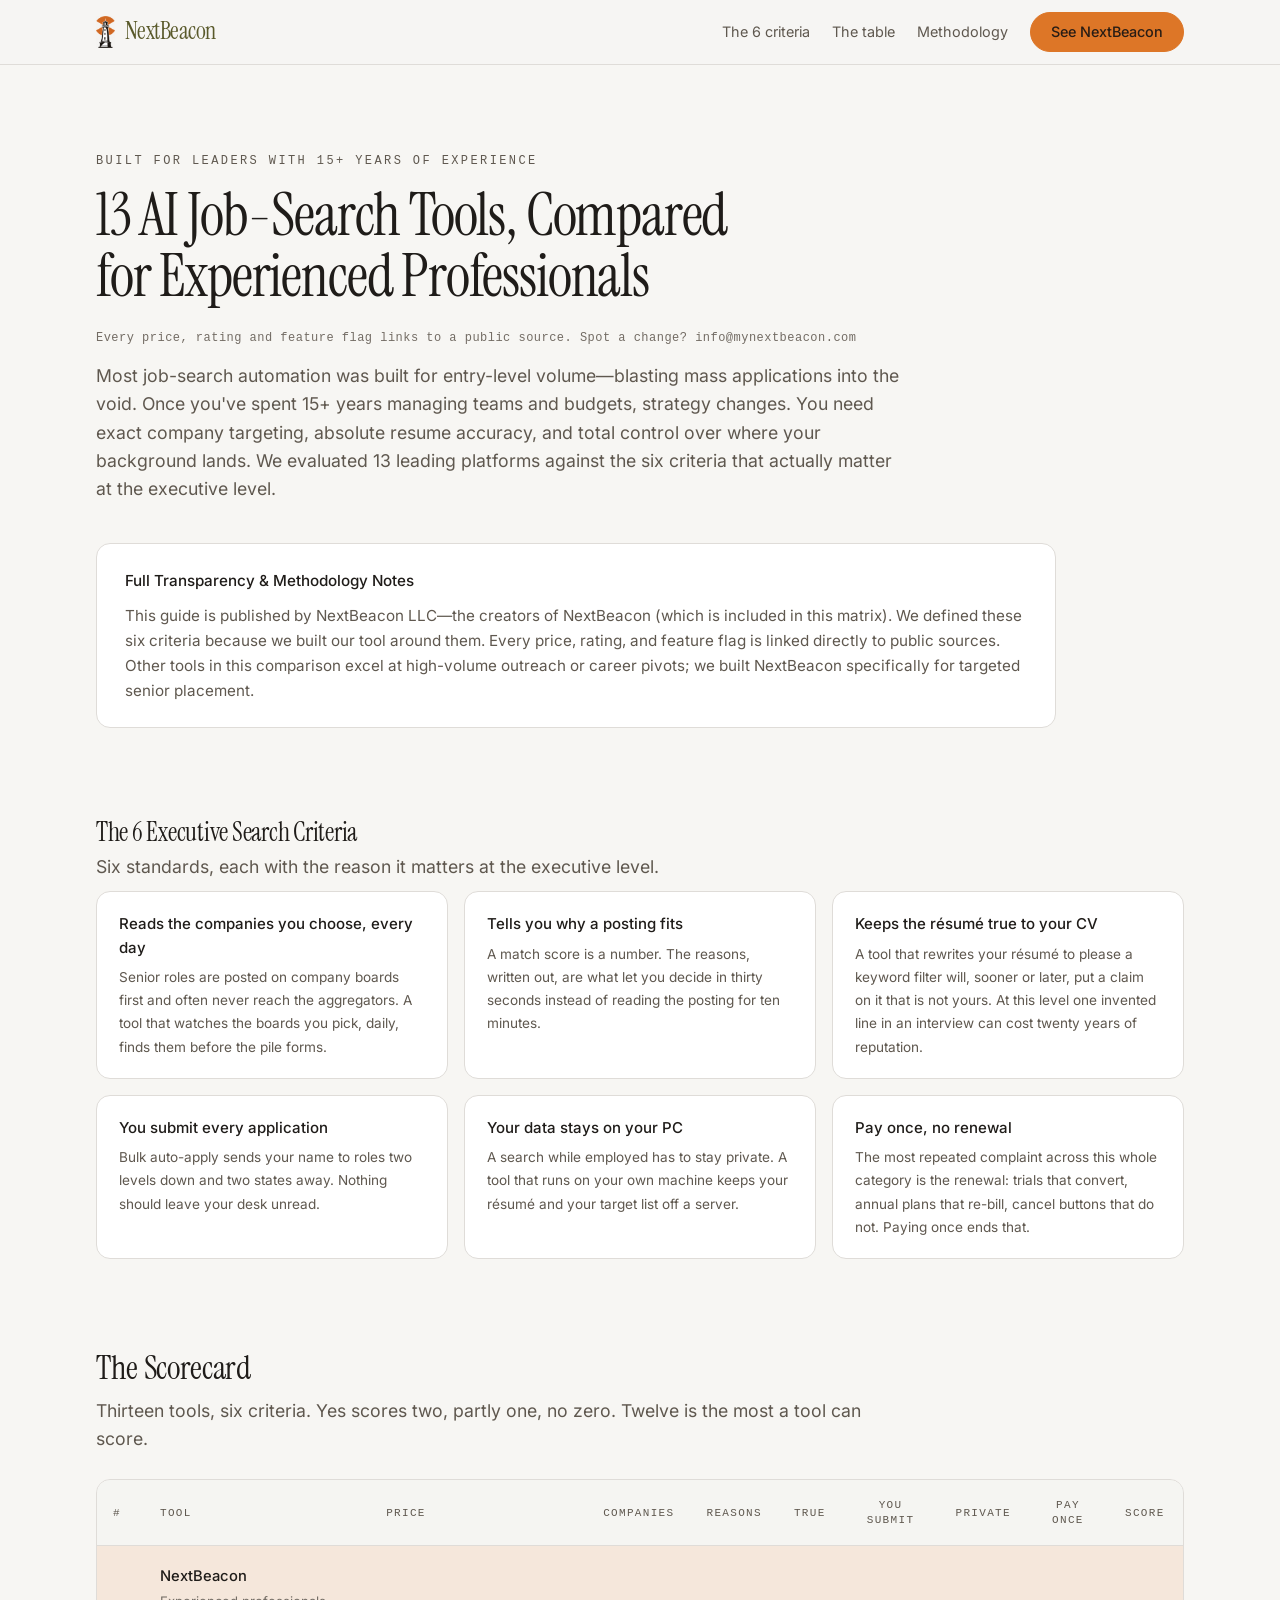
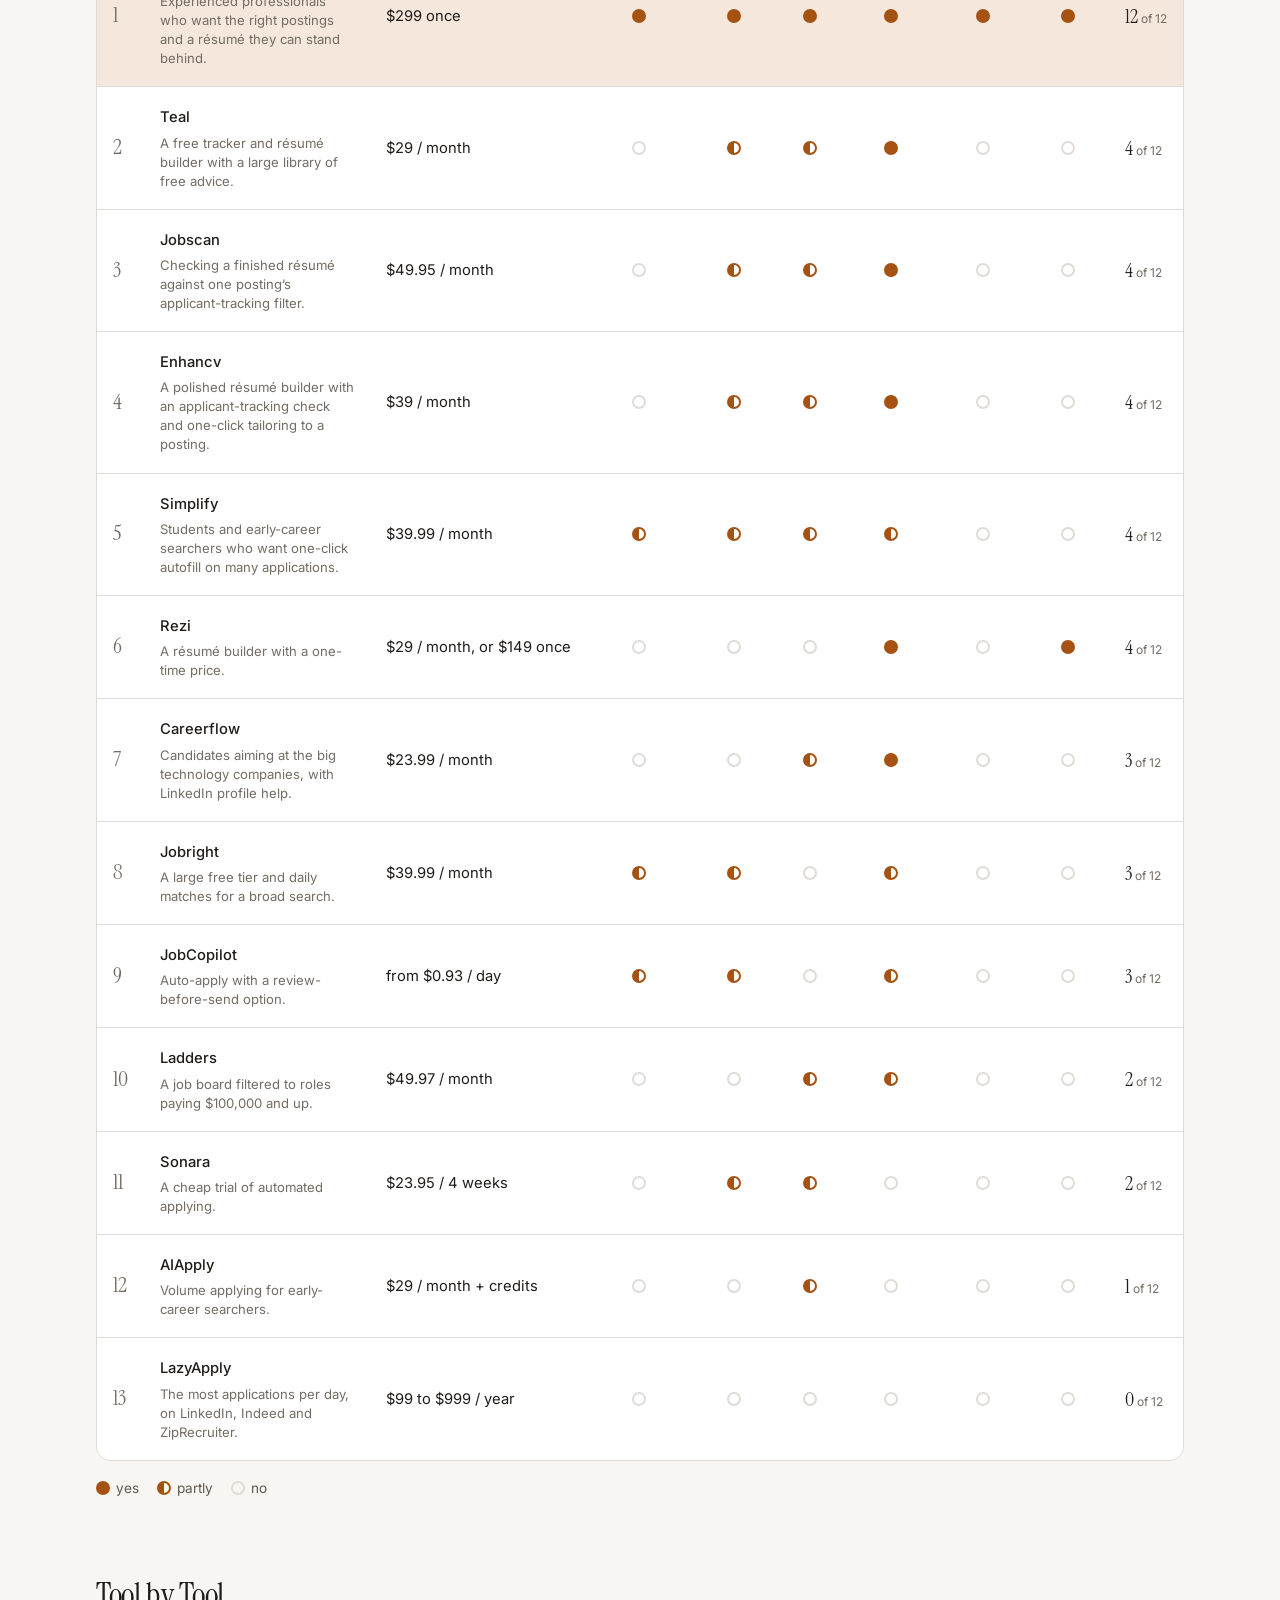
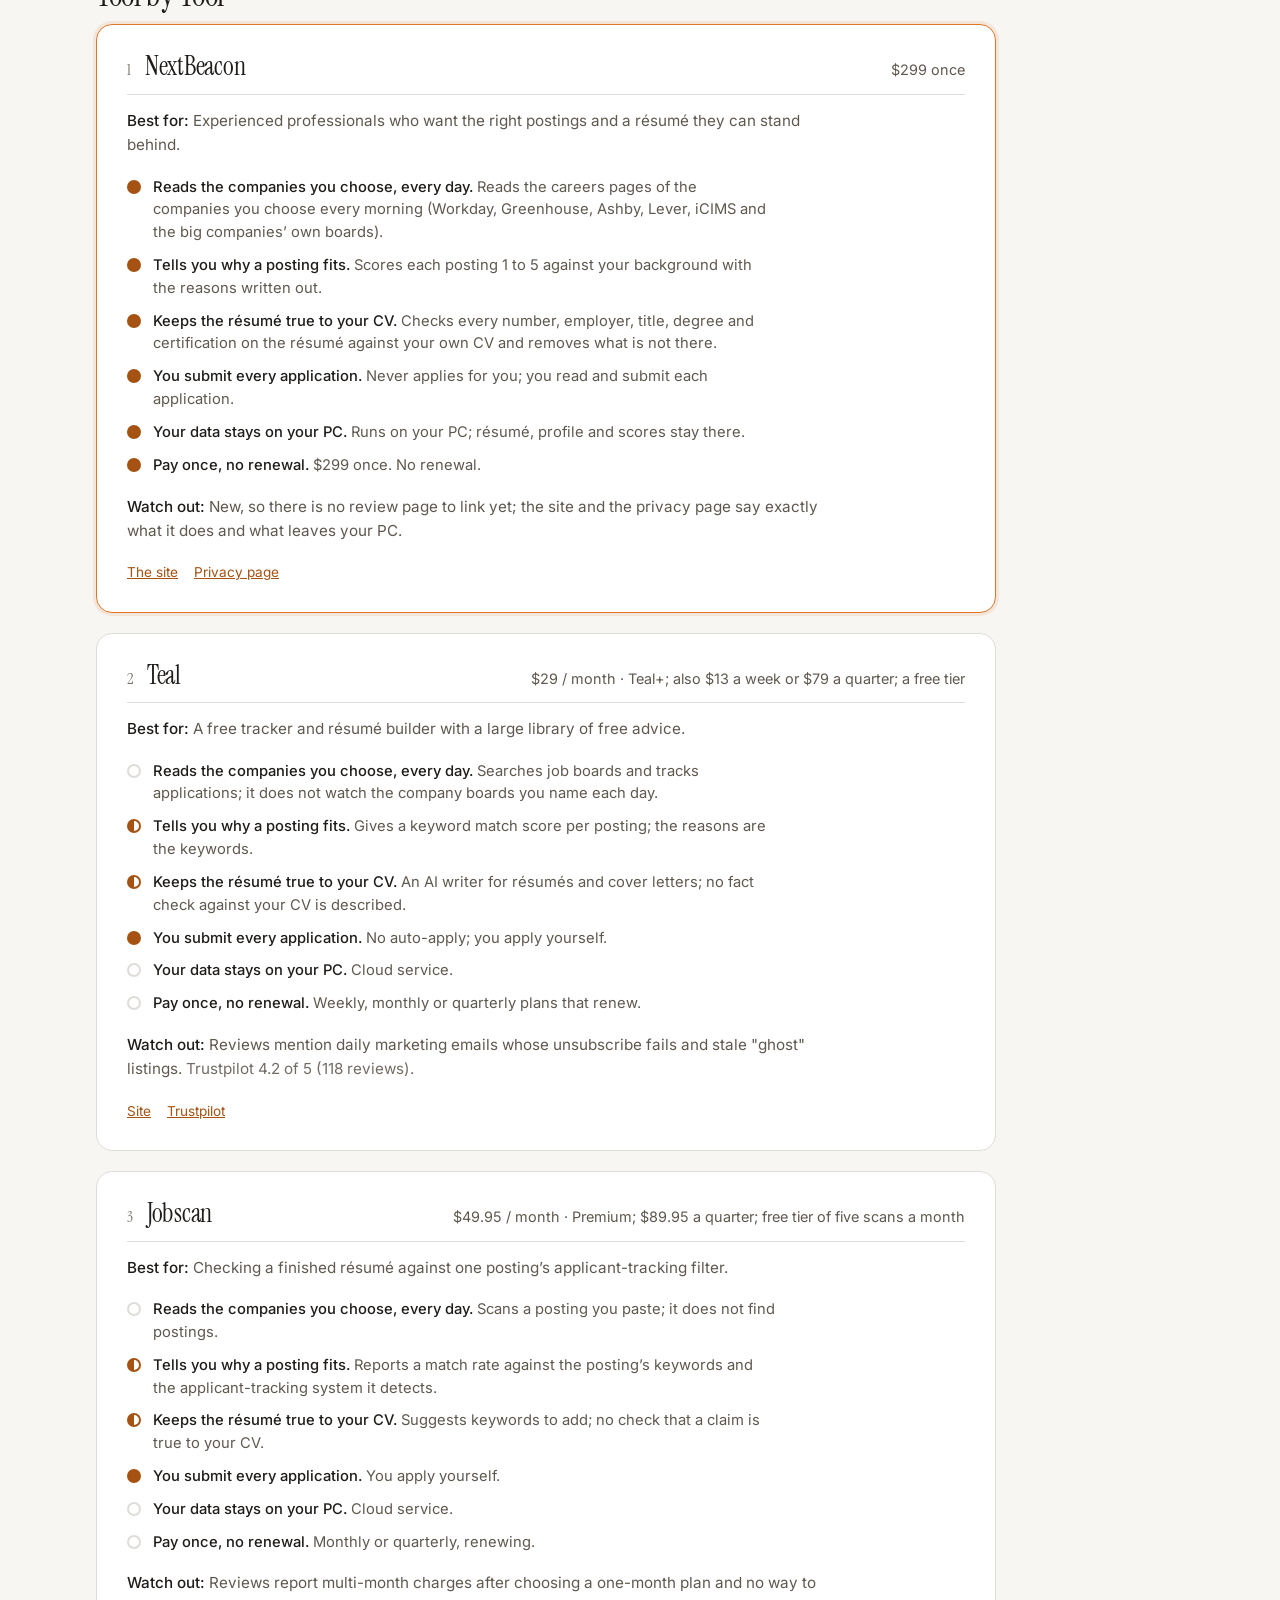
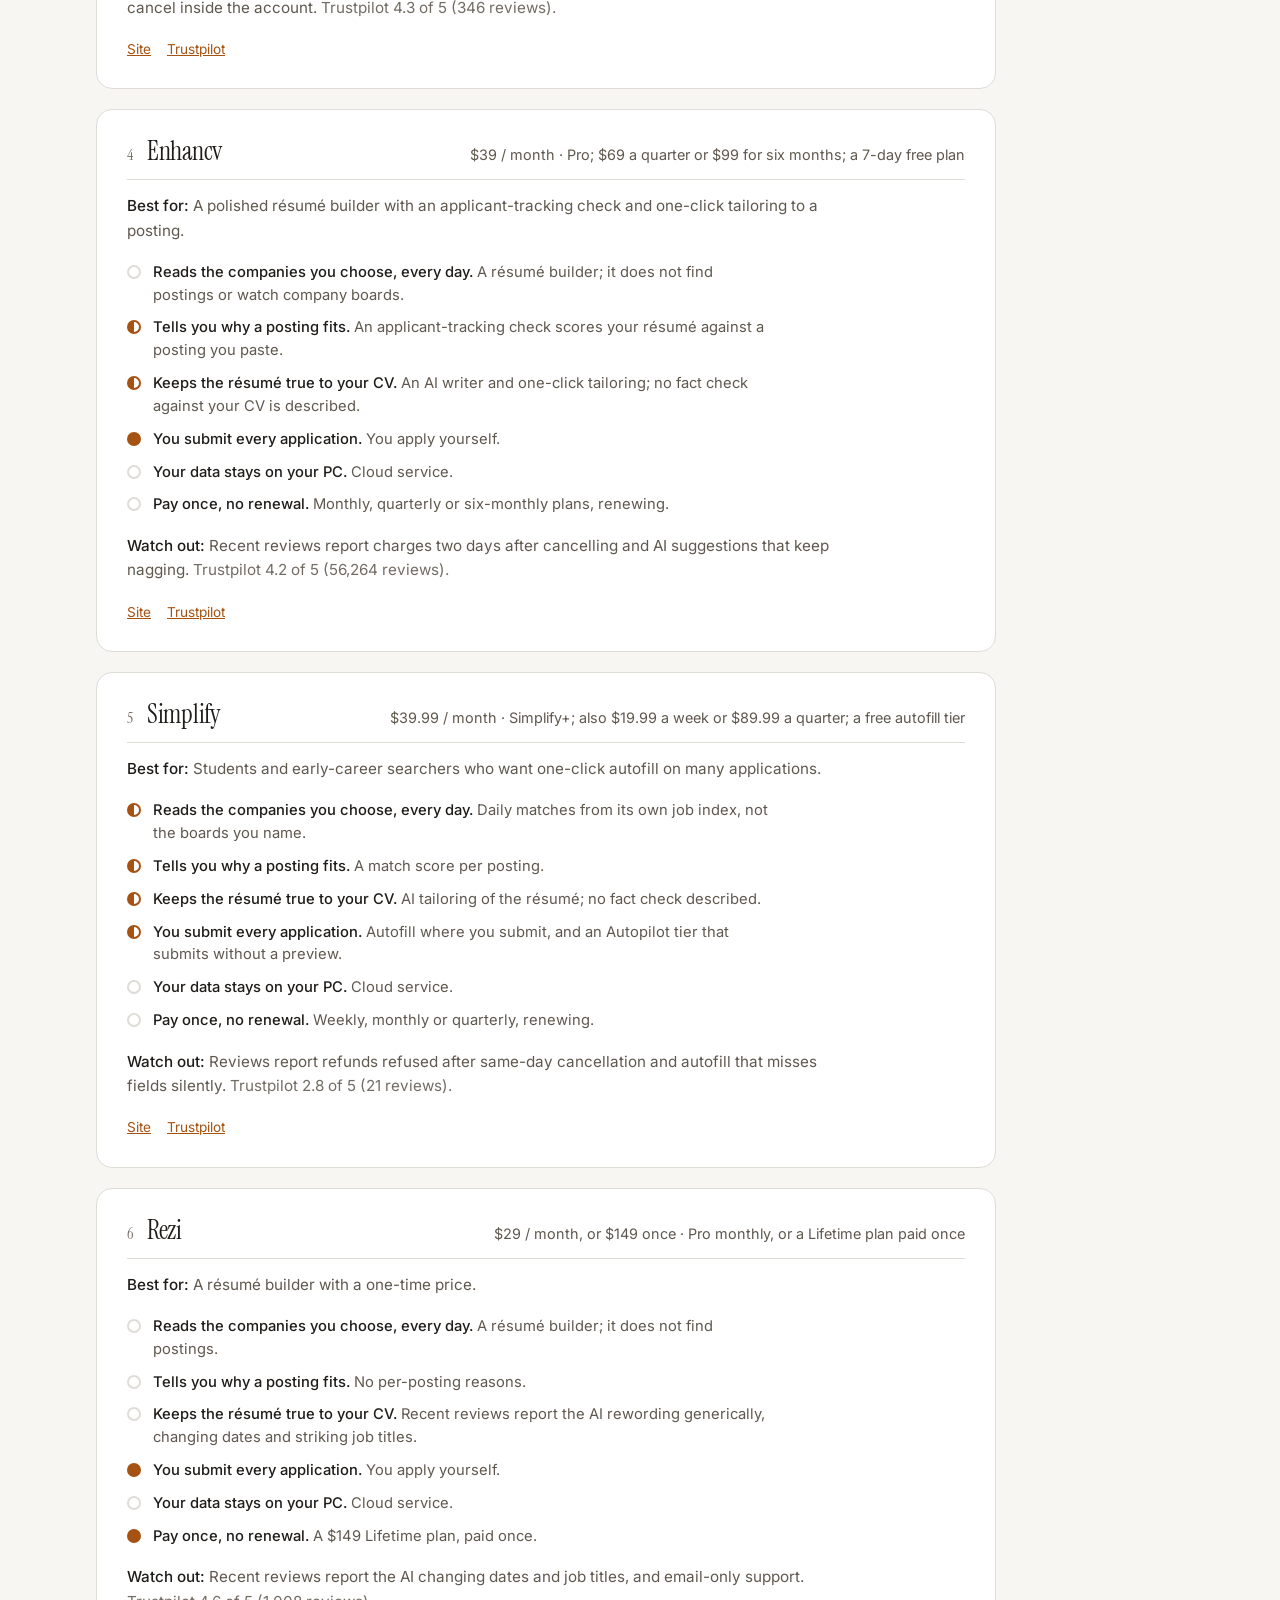
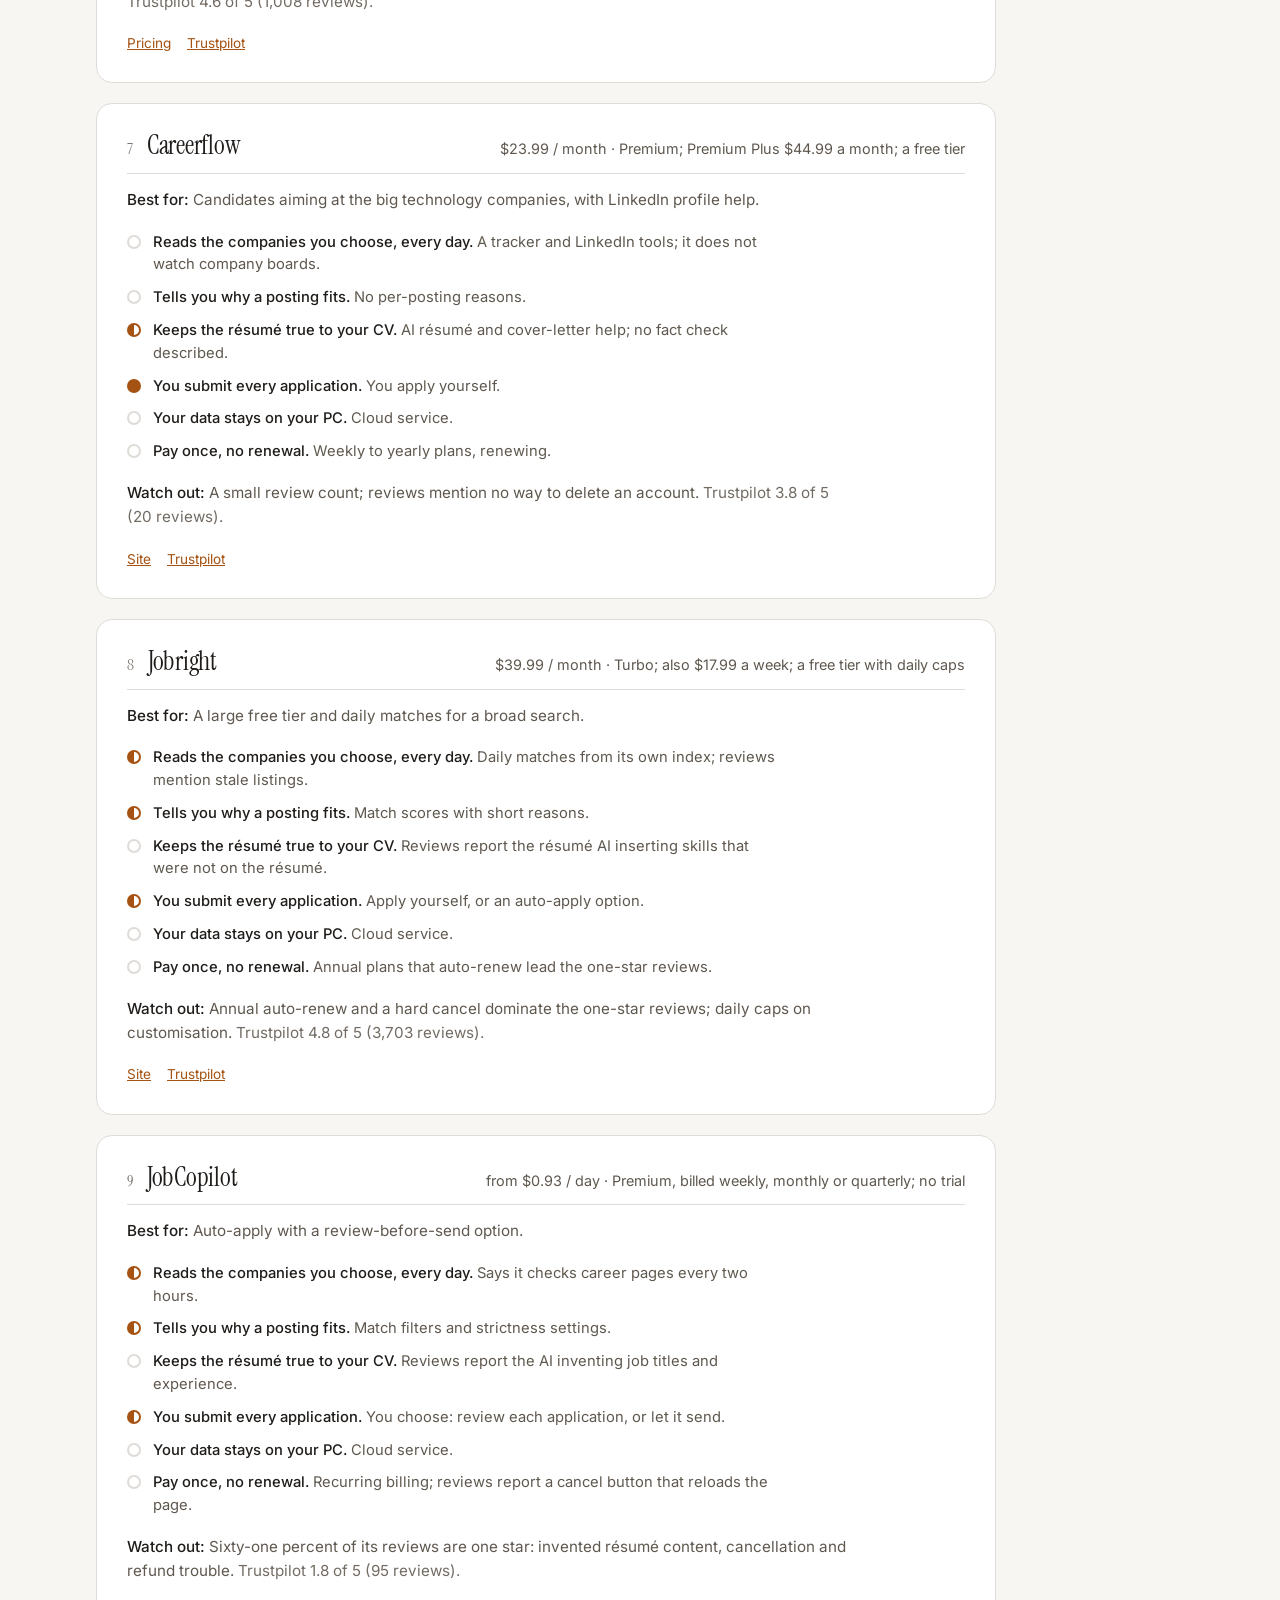
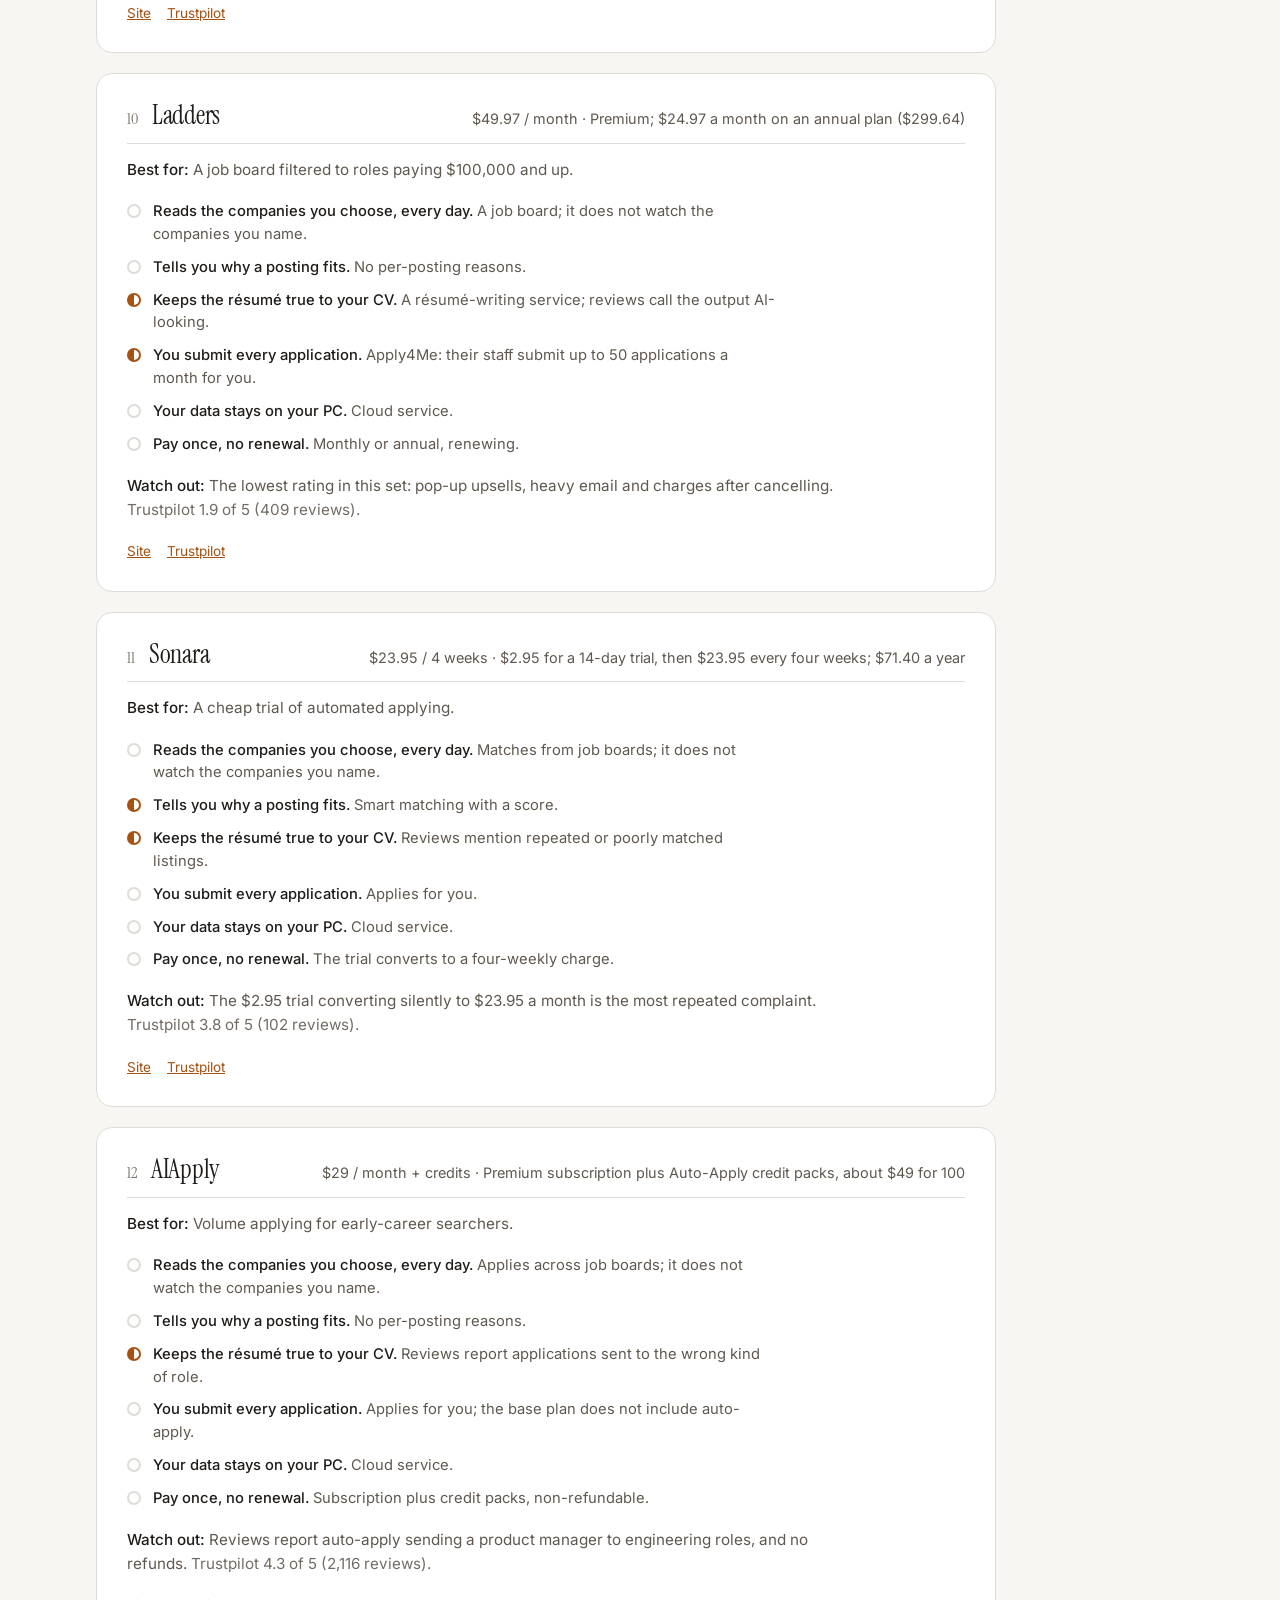
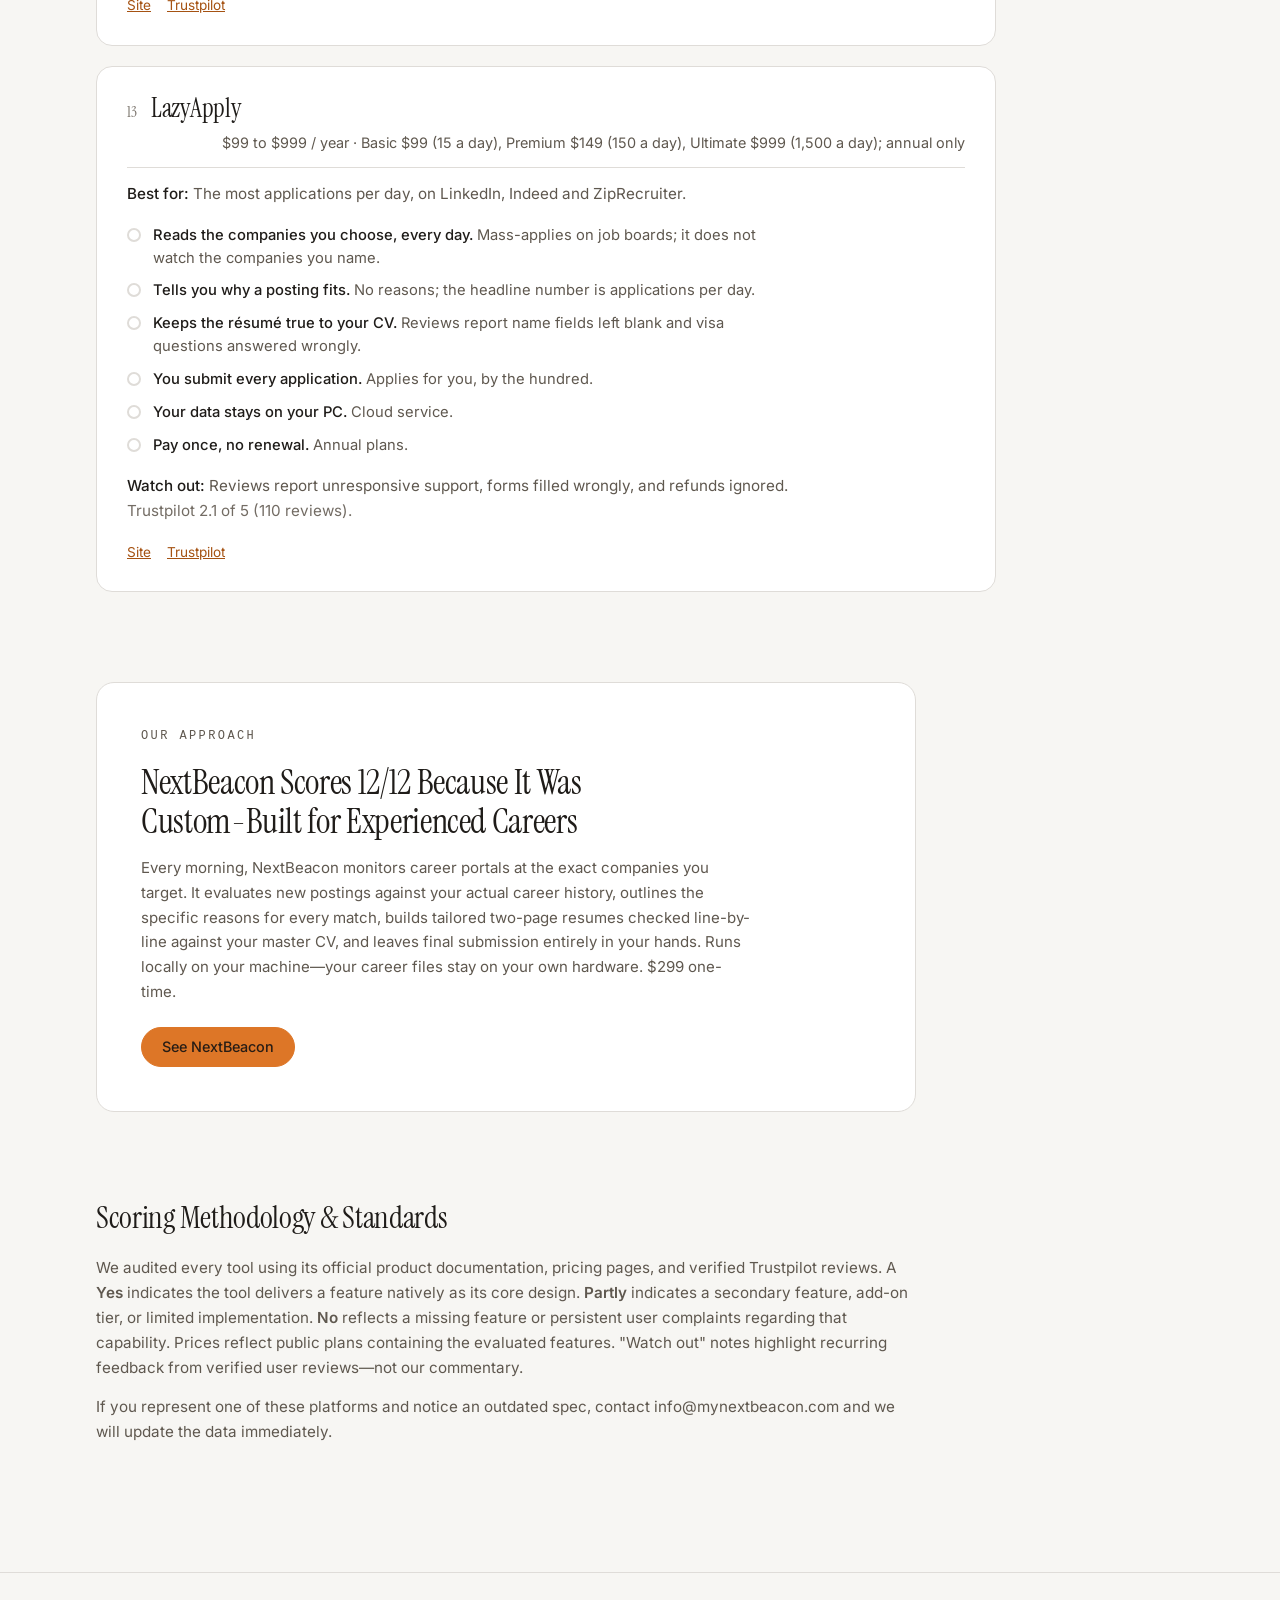
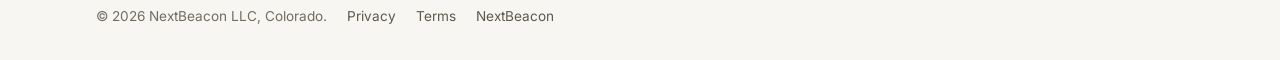
<file: compare/index.html>
<!DOCTYPE html>
<!-- Copyright 2026 NextBeacon LLC. All rights reserved. -->
<html lang="en">
<head>
<meta charset="utf-8">
<meta name="viewport" content="width=device-width, initial-scale=1, viewport-fit=cover">
<title>13 AI Job-Search Tools, Compared for Experienced Professionals</title>
<meta name="description" content="Thirteen AI job-search tools scored on the six things that matter after fifteen years of experience: the companies you choose, written reasons, a résumé that stays true, your own hand on every application, privacy, and paying once. Every price and rating links to its source. Published by NextBeacon LLC.">
<meta property="og:type" content="article">
<meta property="og:site_name" content="NextBeacon">
<meta property="og:title" content="13 AI Job-Search Tools, Compared for Experienced Professionals">
<meta property="og:description" content="We evaluated 13 leading platforms against the six criteria that actually matter at the executive level. Every price and rating links to its source.">
<meta property="og:url" content="https://mynextbeacon.com/compare/">
<meta property="og:image" content="https://mynextbeacon.com/og.png">
<meta name="twitter:card" content="summary_large_image">
<link rel="canonical" href="https://mynextbeacon.com/compare/">
<link rel="icon" type="image/png" href="../favicon.png">
<link rel="stylesheet" href="../fonts/fonts.css">
<link rel="stylesheet" href="../page.css">
<style>
/* The comparison page (2026-10-31: "a stood up site with real comparisons with NextBeacon on top").
   Built the honest way: real tools, real prices with their sources, a plain line saying who publishes it,
   and the criteria stated plainly (2026-10-31: no tick boxes, keep it simple). Looks like the support pages. */
/* The header scrolls with the page here (2026-10-31: no frozen NextBeacon bar). */
.top{position:static;backdrop-filter:none;-webkit-backdrop-filter:none}
.serif{font-family:var(--serif)}
.page{padding-block:clamp(48px,7vw,96px) clamp(80px,10vw,140px)}
.page .head{max-width:960px;gap:18px;margin-bottom:0}
.page h1{max-width:none;margin-bottom:6px;font-size:clamp(2.4rem,4.6vw,4rem);line-height:1.05}
.page .head .updated{margin:0}
.page .lede{max-width:74ch;line-height:1.6}
main section,main .cta,main .method{margin-top:clamp(56px,7vw,96px)}
section h2.serif{font-size:clamp(1.7rem,2.6vw,2.2rem);line-height:1.15;margin-bottom:10px}
section .lede{max-width:70ch;margin-bottom:26px}
.who{border:1px solid var(--border);border-radius:14px;padding:24px 28px;background:var(--surface);display:grid;gap:10px;margin-top:22px;font-size:.95rem;line-height:1.65;color:var(--muted);max-width:960px}
.who b{color:var(--fg);font-weight:500}
.crit{display:grid;grid-template-columns:repeat(auto-fit,minmax(300px,1fr));gap:16px;margin:0}
.crit .item{border:1px solid var(--border);border-radius:14px;padding:20px 22px;background:var(--surface);line-height:1.55}
.crit b{display:block;font-weight:500;color:var(--fg);margin-bottom:6px}
.crit span{font-size:.85rem;color:var(--muted)}
.tablewrap{overflow-x:auto;border:1px solid var(--border);border-radius:14px;background:var(--surface);margin:0 0 16px}
table{border-collapse:collapse;width:100%;min-width:760px;font-size:.92rem}
th,td{padding:18px 16px;border-bottom:1px solid var(--border);text-align:left;vertical-align:middle}
th{font:500 11px/1.3 var(--mono);letter-spacing:.12em;text-transform:uppercase;color:var(--muted);background:color-mix(in srgb,var(--surface-hover) 60%,transparent)}
th.c,td.c{text-align:center}
tr:last-child td{border-bottom:0}
tr.top td{background:var(--brand-soft)}
td.rank{font:400 1.35rem/1 var(--serif);color:var(--faint);width:44px}
td.tool b{font-weight:500}
td.tool small{display:block;color:var(--faint);font-size:.82rem;margin-top:4px;max-width:34ch;line-height:1.45}
td.price{white-space:nowrap}
.pip{display:inline-block;width:14px;height:14px;border-radius:50%;border:2px solid var(--brand-text);vertical-align:-2px}
.pip.y{background:var(--brand-text)}
.pip.p{background:linear-gradient(90deg,var(--brand-text) 50%,transparent 50%)}
.pip.n{border-color:var(--border)}
td.total{font:400 1.25rem/1 var(--serif);white-space:nowrap}
td.total small{font:400 .75rem var(--sans);color:var(--faint)}
.key{display:flex;flex-wrap:wrap;gap:18px;font-size:.85rem;color:var(--muted);margin-bottom:0}
.key span{display:inline-flex;align-items:center;gap:6px}
.cards{display:grid;gap:20px;max-width:900px}
.cards-head{margin-top:clamp(48px,6vw,80px);margin-bottom:18px}
.cardt{border:1px solid var(--border);border-radius:16px;background:var(--surface);padding:28px 30px;display:grid;gap:14px}
.cardt.top{border-color:var(--brand);box-shadow:0 0 0 3px var(--brand-soft)}
.cardt .hd{display:flex;flex-wrap:wrap;align-items:baseline;gap:8px 14px;padding-bottom:12px;border-bottom:1px solid var(--border)}
.cardt .hd h3{font:400 1.6rem/1.1 var(--serif);margin:0}
.cardt .hd .n{font:400 1rem var(--serif);color:var(--faint)}
.cardt .hd .pr{margin-left:auto;font-size:.9rem;color:var(--muted)}
.cardt p{color:var(--muted);font-size:.95rem;line-height:1.6;max-width:72ch}
.cardt .why{display:grid;gap:10px;font-size:.92rem;line-height:1.55;color:var(--muted);padding:4px 0;margin:0;list-style:none;max-width:72ch}
.cardt .why li{display:grid;grid-template-columns:18px 1fr;gap:8px;align-items:start}
.cardt .why li .pip{margin-top:4px}
.cardt .links{display:flex;flex-wrap:wrap;gap:16px;font-size:.85rem;padding-top:4px}
.cardt .links a{color:var(--brand-text)}
.cta{border:1px solid var(--border);border-radius:18px;background:var(--surface);padding:clamp(28px,4vw,44px);display:grid;gap:16px;max-width:820px}
.cta h2{font:400 clamp(1.5rem,3vw,2.2rem)/1.1 var(--serif)}
.cta p{color:var(--muted);line-height:1.65;max-width:68ch}
.cta .btn{justify-self:start;margin-top:6px}
.method{max-width:820px;display:grid;gap:14px;font-size:.95rem;line-height:1.65;color:var(--muted)}
.method h2{font:400 clamp(1.5rem,2.4vw,2rem)/1.15 var(--serif);color:var(--fg);margin-bottom:4px}
footer{border-top:1px solid var(--border);padding:32px 0;font-size:.85rem;color:var(--faint)}
footer .wrap{display:flex;flex-wrap:wrap;gap:8px 20px;align-items:center}
footer a{color:var(--muted);text-decoration:none}
@media (max-width:640px){.cardt .hd .pr{margin-left:0;width:100%}}
</style>
</head>
<body>
<header class="top"><div class="wrap">
  <a class="brand" href="https://mynextbeacon.com/?ref=compare"><img class="mark" src="../logo.png" alt="" width="32" height="32"><span class="word">NextBeacon</span></a>
  <nav class="nav"><a class="link" href="#criteria">The 6 criteria</a><a class="link" href="#table">The table</a><a class="link" href="#method">Methodology</a><a class="btn primary" href="https://mynextbeacon.com/?ref=compare">See NextBeacon</a></nav>
</div></header>

<main class="page"><div class="wrap">
  <div class="head">
    <p class="eyebrow">Built for leaders with 15+ years of experience</p>
    <h1>13 AI Job-Search Tools, Compared for Experienced Professionals</h1>
    <p class="updated">Every price, rating and feature flag links to a public source. Spot a change? info@mynextbeacon.com</p>
    <p class="lede">Most job-search automation was built for entry-level volume&mdash;blasting mass applications into the void. Once you've spent 15+ years managing teams and budgets, strategy changes. You need exact company targeting, absolute resume accuracy, and total control over where your background lands. We evaluated 13 leading platforms against the six criteria that actually matter at the executive level.</p>
    <div class="who">
      <b>Full Transparency &amp; Methodology Notes</b>
      <span>This guide is published by NextBeacon LLC&mdash;the creators of NextBeacon (which is included in this matrix). We defined these six criteria because we built our tool around them. Every price, rating, and feature flag is linked directly to public sources. Other tools in this comparison excel at high-volume outreach or career pivots; we built NextBeacon specifically for targeted senior placement.</span>
    </div>
  </div>

  <section id="criteria">
    <h2 class="serif" style="font-size:1.6rem;margin-bottom:6px">The 6 Executive Search Criteria</h2>
    <p class="lede" style="margin-bottom:10px">Six standards, each with the reason it matters at the executive level.</p>
    <div class="crit" id="crit"></div>
  </section>

  <section id="table">
    <h2 class="serif">The Scorecard</h2>
    <p class="lede">Thirteen tools, six criteria. Yes scores two, partly one, no zero. Twelve is the most a tool can score.</p>
    <div class="tablewrap"><table>
      <thead><tr><th>#</th><th>Tool</th><th>Price</th><th class="c" title="Reads the companies you choose, every day">Companies</th><th class="c" title="Tells you why a posting fits">Reasons</th><th class="c" title="Keeps the résumé true to your CV">True</th><th class="c" title="You submit every application">You submit</th><th class="c" title="Your data stays on your PC">Private</th><th class="c" title="Pay once, no renewal">Pay once</th><th>Score</th></tr></thead>
      <tbody id="rows"></tbody>
    </table></div>
    <div class="key"><span><i class="pip y"></i> yes</span><span><i class="pip p"></i> partly</span><span><i class="pip n"></i> no</span></div>
    <h2 class="serif cards-head">Tool by Tool</h2>
    <div class="cards" id="cards"></div>
  </section>

  <div class="cta">
    <p class="eyebrow">Our Approach</p>
    <h2>NextBeacon Scores 12/12 Because It Was Custom-Built for Experienced Careers</h2>
    <p>Every morning, NextBeacon monitors career portals at the exact companies you target. It evaluates new postings against your actual career history, outlines the specific reasons for every match, builds tailored two-page resumes checked line-by-line against your master CV, and leaves final submission entirely in your hands. Runs locally on your machine&mdash;your career files stay on your own hardware. $299 one-time.</p>
    <a class="btn primary" href="https://mynextbeacon.com/?ref=compare">See NextBeacon</a>
  </div>

  <section class="method" id="method">
    <h2>Scoring Methodology &amp; Standards</h2>
    <p>We audited every tool using its official product documentation, pricing pages, and verified Trustpilot reviews. A <b>Yes</b> indicates the tool delivers a feature natively as its core design. <b>Partly</b> indicates a secondary feature, add-on tier, or limited implementation. <b>No</b> reflects a missing feature or persistent user complaints regarding that capability. Prices reflect public plans containing the evaluated features. "Watch out" notes highlight recurring feedback from verified user reviews&mdash;not our commentary.</p>
    <p>If you represent one of these platforms and notice an outdated spec, contact info@mynextbeacon.com and we will update the data immediately.</p>
  </section>
</div></main>

<footer><div class="wrap"><span>&copy; 2026 NextBeacon LLC, Colorado.</span><a href="https://mynextbeacon.com/privacy.html">Privacy</a><a href="https://mynextbeacon.com/terms.html">Terms</a><a href="https://mynextbeacon.com/?ref=compare">NextBeacon</a></div></footer>

<script>
(() => {
  const CRITERIA = [
    { k: 'companies', name: 'Reads the companies you choose, every day', why: 'Senior roles are posted on company boards first and often never reach the aggregators. A tool that watches the boards you pick, daily, finds them before the pile forms.' },
    { k: 'reasons', name: 'Tells you why a posting fits', why: 'A match score is a number. The reasons, written out, are what let you decide in thirty seconds instead of reading the posting for ten minutes.' },
    { k: 'true', name: 'Keeps the résumé true to your CV', why: 'A tool that rewrites your résumé to please a keyword filter will, sooner or later, put a claim on it that is not yours. At this level one invented line in an interview can cost twenty years of reputation.' },
    { k: 'submit', name: 'You submit every application', why: 'Bulk auto-apply sends your name to roles two levels down and two states away. Nothing should leave your desk unread.' },
    { k: 'private', name: 'Your data stays on your PC', why: 'A search while employed has to stay private. A tool that runs on your own machine keeps your résumé and your target list off a server.' },
    { k: 'once', name: 'Pay once, no renewal', why: 'The most repeated complaint across this whole category is the renewal: trials that convert, annual plans that re-bill, cancel buttons that do not. Paying once ends that.' },
  ];
  // Marks: 2 yes, 1 partly, 0 no. Every "why" line is a fact from the tool's own site or its Trustpilot
  // page on 30 October 2026, with the link on the card.
  const T = 'https://www.trustpilot.com/review/';
  const TOOLS = [
    { name: 'NextBeacon', site: 'https://mynextbeacon.com/?ref=compare', price: '$299 once', priceNote: '', marks: { companies: 2, reasons: 2, true: 2, submit: 2, private: 2, once: 2 }, best: 'Experienced professionals who want the right postings and a résumé they can stand behind.', why: ['Reads the careers pages of the companies you choose every morning (Workday, Greenhouse, Ashby, Lever, iCIMS and the big companies’ own boards).', 'Scores each posting 1 to 5 against your background with the reasons written out.', 'Checks every number, employer, title, degree and certification on the résumé against your own CV and removes what is not there.', 'Never applies for you; you read and submit each application.', 'Runs on your PC; résumé, profile and scores stay there.', '$299 once. No renewal.'], watch: 'New, so there is no review page to link yet; the site and the privacy page say exactly what it does and what leaves your PC.', rating: '', links: [['The site', 'https://mynextbeacon.com/?ref=compare'], ['Privacy page', 'https://mynextbeacon.com/privacy.html']] },
    { name: 'Teal', site: 'https://www.tealhq.com/', price: '$29 / month', priceNote: 'Teal+; also $13 a week or $79 a quarter; a free tier', marks: { companies: 0, reasons: 1, true: 1, submit: 2, private: 0, once: 0 }, best: 'A free tracker and résumé builder with a large library of free advice.', why: ['Searches job boards and tracks applications; it does not watch the company boards you name each day.', 'Gives a keyword match score per posting; the reasons are the keywords.', 'An AI writer for résumés and cover letters; no fact check against your CV is described.', 'No auto-apply; you apply yourself.', 'Cloud service.', 'Weekly, monthly or quarterly plans that renew.'], watch: 'Reviews mention daily marketing emails whose unsubscribe fails and stale "ghost" listings.', rating: '4.2 of 5 (118 reviews)', links: [['Site', 'https://www.tealhq.com/'], ['Trustpilot', T + 'tealhq.com']] },
    { name: 'Jobscan', site: 'https://www.jobscan.co/', price: '$49.95 / month', priceNote: 'Premium; $89.95 a quarter; free tier of five scans a month', marks: { companies: 0, reasons: 1, true: 1, submit: 2, private: 0, once: 0 }, best: 'Checking a finished résumé against one posting’s applicant-tracking filter.', why: ['Scans a posting you paste; it does not find postings.', 'Reports a match rate against the posting’s keywords and the applicant-tracking system it detects.', 'Suggests keywords to add; no check that a claim is true to your CV.', 'You apply yourself.', 'Cloud service.', 'Monthly or quarterly, renewing.'], watch: 'Reviews report multi-month charges after choosing a one-month plan and no way to cancel inside the account.', rating: '4.3 of 5 (346 reviews)', links: [['Site', 'https://www.jobscan.co/'], ['Trustpilot', T + 'www.jobscan.co']] },
    { name: 'Enhancv', site: 'https://enhancv.com/', price: '$39 / month', priceNote: 'Pro; $69 a quarter or $99 for six months; a 7-day free plan', marks: { companies: 0, reasons: 1, true: 1, submit: 2, private: 0, once: 0 }, best: 'A polished résumé builder with an applicant-tracking check and one-click tailoring to a posting.', why: ['A résumé builder; it does not find postings or watch company boards.', 'An applicant-tracking check scores your résumé against a posting you paste.', 'An AI writer and one-click tailoring; no fact check against your CV is described.', 'You apply yourself.', 'Cloud service.', 'Monthly, quarterly or six-monthly plans, renewing.'], watch: 'Recent reviews report charges two days after cancelling and AI suggestions that keep nagging.', rating: '4.2 of 5 (56,264 reviews)', links: [['Site', 'https://enhancv.com/'], ['Trustpilot', T + 'enhancv.com']] },
    { name: 'Simplify', site: 'https://simplify.jobs/', price: '$39.99 / month', priceNote: 'Simplify+; also $19.99 a week or $89.99 a quarter; a free autofill tier', marks: { companies: 1, reasons: 1, true: 1, submit: 1, private: 0, once: 0 }, best: 'Students and early-career searchers who want one-click autofill on many applications.', why: ['Daily matches from its own job index, not the boards you name.', 'A match score per posting.', 'AI tailoring of the résumé; no fact check described.', 'Autofill where you submit, and an Autopilot tier that submits without a preview.', 'Cloud service.', 'Weekly, monthly or quarterly, renewing.'], watch: 'Reviews report refunds refused after same-day cancellation and autofill that misses fields silently.', rating: '2.8 of 5 (21 reviews)', links: [['Site', 'https://simplify.jobs/'], ['Trustpilot', T + 'simplify.jobs']] },
    { name: 'Careerflow', site: 'https://www.careerflow.ai/', price: '$23.99 / month', priceNote: 'Premium; Premium Plus $44.99 a month; a free tier', marks: { companies: 0, reasons: 0, true: 1, submit: 2, private: 0, once: 0 }, best: 'Candidates aiming at the big technology companies, with LinkedIn profile help.', why: ['A tracker and LinkedIn tools; it does not watch company boards.', 'No per-posting reasons.', 'AI résumé and cover-letter help; no fact check described.', 'You apply yourself.', 'Cloud service.', 'Weekly to yearly plans, renewing.'], watch: 'A small review count; reviews mention no way to delete an account.', rating: '3.8 of 5 (20 reviews)', links: [['Site', 'https://www.careerflow.ai/'], ['Trustpilot', T + 'careerflow.ai']] },
    { name: 'Rezi', site: 'https://www.rezi.ai/', price: '$29 / month, or $149 once', priceNote: 'Pro monthly, or a Lifetime plan paid once', marks: { companies: 0, reasons: 0, true: 0, submit: 2, private: 0, once: 2 }, best: 'A résumé builder with a one-time price.', why: ['A résumé builder; it does not find postings.', 'No per-posting reasons.', 'Recent reviews report the AI rewording generically, changing dates and striking job titles.', 'You apply yourself.', 'Cloud service.', 'A $149 Lifetime plan, paid once.'], watch: 'Recent reviews report the AI changing dates and job titles, and email-only support.', rating: '4.6 of 5 (1,008 reviews)', links: [['Pricing', 'https://www.rezi.ai/pricing'], ['Trustpilot', T + 'rezi.ai']] },
    { name: 'Ladders', site: 'https://www.theladders.com/', price: '$49.97 / month', priceNote: 'Premium; $24.97 a month on an annual plan ($299.64)', marks: { companies: 0, reasons: 0, true: 1, submit: 1, private: 0, once: 0 }, best: 'A job board filtered to roles paying $100,000 and up.', why: ['A job board; it does not watch the companies you name.', 'No per-posting reasons.', 'A résumé-writing service; reviews call the output AI-looking.', 'Apply4Me: their staff submit up to 50 applications a month for you.', 'Cloud service.', 'Monthly or annual, renewing.'], watch: 'The lowest rating in this set: pop-up upsells, heavy email and charges after cancelling.', rating: '1.9 of 5 (409 reviews)', links: [['Site', 'https://www.theladders.com/'], ['Trustpilot', T + 'theladders.com']] },
    { name: 'Jobright', site: 'https://jobright.ai/', price: '$39.99 / month', priceNote: 'Turbo; also $17.99 a week; a free tier with daily caps', marks: { companies: 1, reasons: 1, true: 0, submit: 1, private: 0, once: 0 }, best: 'A large free tier and daily matches for a broad search.', why: ['Daily matches from its own index; reviews mention stale listings.', 'Match scores with short reasons.', 'Reviews report the résumé AI inserting skills that were not on the résumé.', 'Apply yourself, or an auto-apply option.', 'Cloud service.', 'Annual plans that auto-renew lead the one-star reviews.'], watch: 'Annual auto-renew and a hard cancel dominate the one-star reviews; daily caps on customisation.', rating: '4.8 of 5 (3,703 reviews)', links: [['Site', 'https://jobright.ai/'], ['Trustpilot', T + 'jobright.ai']] },
    { name: 'JobCopilot', site: 'https://jobcopilot.com/', price: 'from $0.93 / day', priceNote: 'Premium, billed weekly, monthly or quarterly; no trial', marks: { companies: 1, reasons: 1, true: 0, submit: 1, private: 0, once: 0 }, best: 'Auto-apply with a review-before-send option.', why: ['Says it checks career pages every two hours.', 'Match filters and strictness settings.', 'Reviews report the AI inventing job titles and experience.', 'You choose: review each application, or let it send.', 'Cloud service.', 'Recurring billing; reviews report a cancel button that reloads the page.'], watch: 'Sixty-one percent of its reviews are one star: invented résumé content, cancellation and refund trouble.', rating: '1.8 of 5 (95 reviews)', links: [['Site', 'https://jobcopilot.com/'], ['Trustpilot', T + 'jobcopilot.com']] },
    { name: 'Sonara', site: 'https://www.sonara.ai/', price: '$23.95 / 4 weeks', priceNote: '$2.95 for a 14-day trial, then $23.95 every four weeks; $71.40 a year', marks: { companies: 0, reasons: 1, true: 1, submit: 0, private: 0, once: 0 }, best: 'A cheap trial of automated applying.', why: ['Matches from job boards; it does not watch the companies you name.', 'Smart matching with a score.', 'Reviews mention repeated or poorly matched listings.', 'Applies for you.', 'Cloud service.', 'The trial converts to a four-weekly charge.'], watch: 'The $2.95 trial converting silently to $23.95 a month is the most repeated complaint.', rating: '3.8 of 5 (102 reviews)', links: [['Site', 'https://www.sonara.ai/'], ['Trustpilot', T + 'sonara.ai']] },
    { name: 'AIApply', site: 'https://aiapply.co/', price: '$29 / month + credits', priceNote: 'Premium subscription plus Auto-Apply credit packs, about $49 for 100', marks: { companies: 0, reasons: 0, true: 1, submit: 0, private: 0, once: 0 }, best: 'Volume applying for early-career searchers.', why: ['Applies across job boards; it does not watch the companies you name.', 'No per-posting reasons.', 'Reviews report applications sent to the wrong kind of role.', 'Applies for you; the base plan does not include auto-apply.', 'Cloud service.', 'Subscription plus credit packs, non-refundable.'], watch: 'Reviews report auto-apply sending a product manager to engineering roles, and no refunds.', rating: '4.3 of 5 (2,116 reviews)', links: [['Site', 'https://aiapply.co/'], ['Trustpilot', T + 'aiapply.co']] },
    { name: 'LazyApply', site: 'https://lazyapply.com/', price: '$99 to $999 / year', priceNote: 'Basic $99 (15 a day), Premium $149 (150 a day), Ultimate $999 (1,500 a day); annual only', marks: { companies: 0, reasons: 0, true: 0, submit: 0, private: 0, once: 0 }, best: 'The most applications per day, on LinkedIn, Indeed and ZipRecruiter.', why: ['Mass-applies on job boards; it does not watch the companies you name.', 'No reasons; the headline number is applications per day.', 'Reviews report name fields left blank and visa questions answered wrongly.', 'Applies for you, by the hundred.', 'Cloud service.', 'Annual plans.'], watch: 'Reviews report unresponsive support, forms filled wrongly, and refunds ignored.', rating: '2.1 of 5 (110 reviews)', links: [['Site', 'https://lazyapply.com/'], ['Trustpilot', T + 'lazyapply.com']] },
  ];
  const critBox = document.getElementById('crit');
  critBox.innerHTML = CRITERIA.map((c) => `<div class="item"><b>${c.name}</b><span>${c.why}</span></div>`).join('');
  const markHtml = (v) => `<i class="pip ${v === 2 ? 'y' : v === 1 ? 'p' : 'n'}" aria-label="${v === 2 ? 'yes' : v === 1 ? 'partly' : 'no'}"></i>`;
  const esc = (s) => String(s).replace(/&/g, '&amp;').replace(/</g, '&lt;');
  function render() {
    const on = CRITERIA.map((c) => c.k);
    const max = on.length * 2;
    const scored = TOOLS.map((t, i) => ({ t, i, score: on.reduce((s, k) => s + t.marks[k], 0) })).sort((a, b) => b.score - a.score || a.i - b.i);
    document.getElementById('rows').innerHTML = scored.map((r, n) => `<tr class="${n === 0 && max ? 'top' : ''}"><td class="rank">${n + 1}</td><td class="tool"><b>${esc(r.t.name)}</b><small>${esc(r.t.best)}</small></td><td class="price">${esc(r.t.price)}</td>${CRITERIA.map((c) => `<td class="c" style="${on.includes(c.k) ? '' : 'opacity:.3'}">${markHtml(r.t.marks[c.k])}</td>`).join('')}<td class="total">${r.score}<small> of ${max}</small></td></tr>`).join('');
    document.getElementById('cards').innerHTML = scored.map((r, n) => `<article class="cardt ${n === 0 && max ? 'top' : ''}" id="t-${r.t.name.toLowerCase()}"><div class="hd"><span class="n">${n + 1}</span><h3>${esc(r.t.name)}</h3><span class="pr">${esc(r.t.price)}${r.t.priceNote ? ' &middot; ' + esc(r.t.priceNote) : ''}</span></div><p><b style="color:var(--fg);font-weight:500">Best for:</b> ${esc(r.t.best)}</p><ul class="why">${CRITERIA.map((c, j) => `<li>${markHtml(r.t.marks[c.k])}<span><b style="color:var(--fg);font-weight:500">${esc(c.name)}.</b> ${esc(r.t.why[j])}</span></li>`).join('')}</ul><p><b style="color:var(--fg);font-weight:500">Watch out:</b> ${esc(r.t.watch)}${r.t.rating ? ` <span style="color:var(--faint)">Trustpilot ${esc(r.t.rating)}.</span>` : ''}</p><div class="links">${r.t.links.map(([l, u]) => `<a href="${u}" rel="nofollow noopener" target="_blank">${esc(l)}</a>`).join('')}</div></article>`).join('');
  }
  render();
  // A visitor who came here from our own site was not brought in by this page: their links back carry no tag.
  try { if (document.referrer && new URL(document.referrer).host === location.host) document.querySelectorAll('a[href*="?ref=compare"]').forEach(function (l) { l.href = l.href.replace('?ref=compare', ''); }); } catch (e) {}
})();
</script>
</body>
</html>
</file>
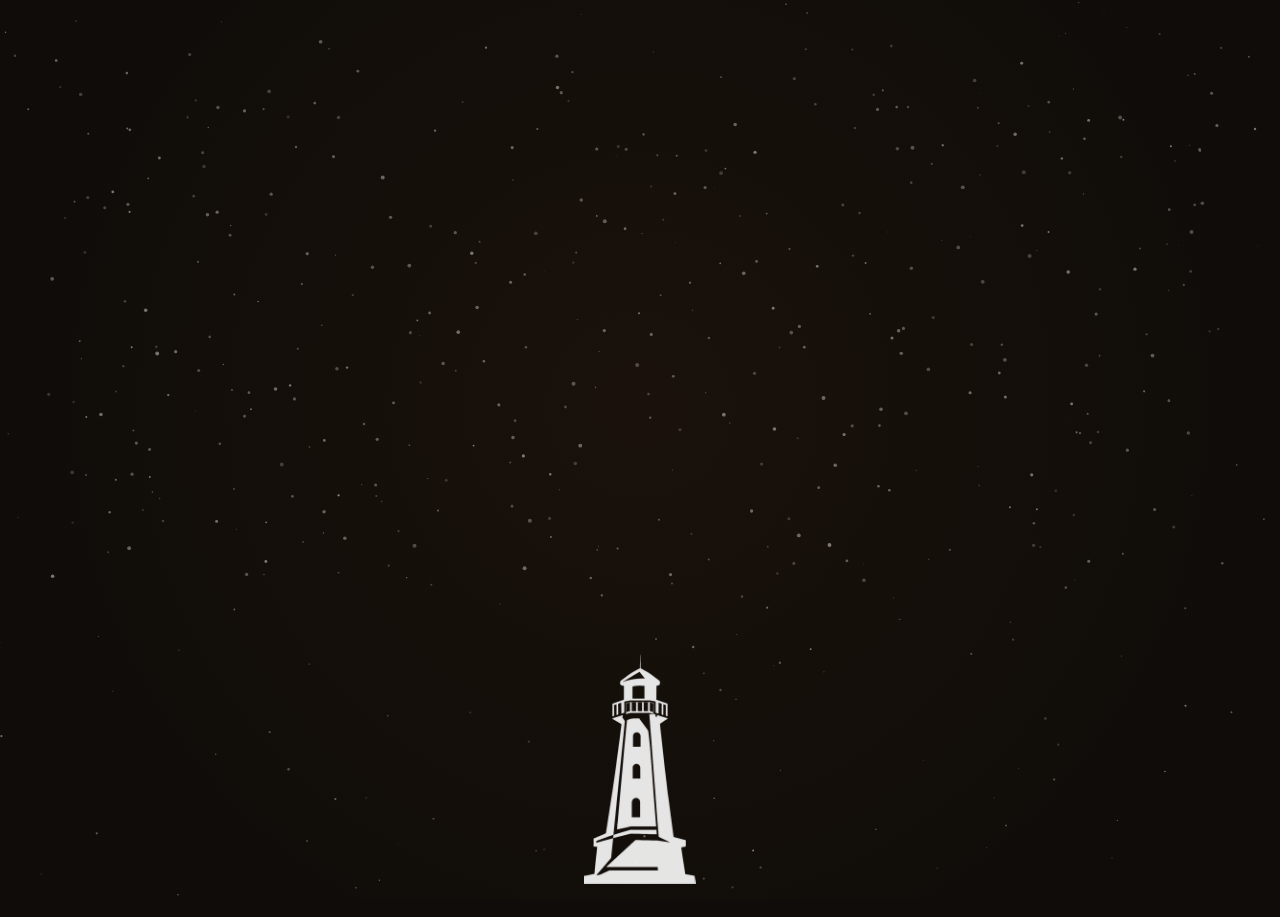
<file: beacon.html>
<!doctype html>
<html lang="en">
<head>
<meta charset="utf-8">
<meta name="viewport" content="width=device-width, initial-scale=1">
<title>NextBeacon</title>
<meta name="description" content="NextBeacon looks at everything, rejects what does not fit, and finds the few roles that do.">
<meta name="robots" content="noindex">
<link rel="canonical" href="https://mynextbeacon.com/beacon.html">
<link rel="icon" href="data:,">
<link rel="stylesheet" href="fonts/fonts.css">
<!-- Copyright 2026 NextBeacon LLC. All rights reserved.
     One self-contained animation: the pile of postings, one long sweep of the beam (blips, weak matches that fade,
     strong matches that stay, a task log), the gathering into the lighthouse, the swap to the real logo, the end
     card. Canvas, no libraries; the only network request is the Google Fonts stylesheet above (the site's own
     fonts). Both lighthouse images are embedded. About 24 seconds, then it loops. Honours
     prefers-reduced-motion (the end card as a still) and pauses while the tab is hidden. -->
<style>
  :root{color-scheme:dark}
  html,body{margin:0;height:100%;background:#0f0c09;overflow:hidden}
  canvas{display:block;width:100vw;height:100vh;width:100dvw;height:100dvh}
  .sr{position:absolute;width:1px;height:1px;overflow:hidden;clip:rect(0 0 0 0);white-space:nowrap}
</style>
</head>
<body>
<canvas id="c" aria-hidden="true"></canvas>
<p class="sr">NextBeacon reads every new posting each morning, rejects what does not fit, and finds the few roles that do, scored against your real experience. NextBeacon: a private job search assistant for experienced professionals</p>
<script>
(() => {
'use strict';
// ---------- brand (from the NextBeacon site) ----------
const ORANGE = [224, 122, 47];             // hsl(26 73% 51%)
const OFF = [244, 238, 227];               // warm off-white for text
const PAPER = '#f7f6f3', INK = '#0f0c09';
const SERIF = "'Instrument Serif', ui-serif, Georgia, serif";
const SANS = "'Inter', ui-sans-serif, system-ui, -apple-system, 'Segoe UI', sans-serif";
const MONO = "ui-monospace, SFMono-Regular, 'SF Mono', Menlo, Consolas, monospace";
const rgba = (c, a) => `rgba(${c[0]},${c[1]},${c[2]},${a})`;
const LOOP = 24.3;
const TAGLINE = 'A private job search assistant for experienced professionals';
const NAME = 'NextBeacon';
const LOGO_SRC = '[data-uri]';               // the official lighthouse mark (scenes 4-5), embedded
const LOGO_AR = 280 / 480;
const SEARCH_SRC = '[data-uri]';           // the white search lighthouse (scenes 1-2), embedded, background removed
const SEARCH_AR = 232 / 480;
const SEARCH_LAMP = [.50, .17];            // its lamp room, as fractions of the picture
const SWEEP = [3, 16];                     // one constant-speed sweep, 3 s to 16 s
const D = Math.PI / 180;
let A0 = -165 * D, A1 = -15 * D;           // the arc: wide screens a full fan; narrow screens the slice that holds the column

const mulberry = (s) => () => { s |= 0; s = s + 0x6D2B79F5 | 0; let t = Math.imul(s ^ s >>> 15, 1 | s); t = t + Math.imul(t ^ t >>> 7, 61 | t) ^ t; return ((t ^ t >>> 14) >>> 0) / 4294967296; };
const clamp01 = (v) => v < 0 ? 0 : v > 1 ? 1 : v;
const ramp = (t, a, b) => clamp01((t - a) / (b - a));
const io = (x) => x < .5 ? 2 * x * x : 1 - Math.pow(-2 * x + 2, 2) / 2;
const out = (x) => 1 - Math.pow(1 - x, 3);
const inn = (x) => x * x * x;
const seg = (t, a, b, f = io) => f(ramp(t, a, b));
const lerp = (a, b, k) => a + (b - a) * k;

// ---------- the matches (every role and score is made up) ----------
const STRONG = [
  { role: 'Senior Product Manager, Platform', score: '4.3' },
  { role: 'Principal Product Manager, AI', score: '4.2' },
  { role: 'Group Product Manager', score: '4.1' },
  { role: 'Senior Technical Product Manager', score: '4.0' },
  { role: 'Director of Product Management', score: '3.9' },
];
const WEAK = [
  { role: 'Associate Product Manager', score: '2.1' },
  { role: 'Product Owner, Contract', score: '1.8' },
  { role: 'Product Marketing Specialist', score: '2.4' },
  { role: 'Junior Product Analyst', score: '1.5' },
  { role: 'Product Support Lead', score: '2.6' },
];
// ten labelled stars, in the order the beam reaches them (left to right), weak and strong alternating
const ORDER = ['w', 's', 'w', 's', 'w', 's', 'w', 's', 'w', 's'];
const LOGS = ['33,723 postings read', '193 new since yesterday', 'Reading full job descriptions', 'Removing reposted listings', 'Checking pay ranges', 'Skipping roles below your level', 'Matching against your experience', 'Scoring fit from 1 to 5', '5 strong matches found'];
const LOG_AT = LOGS.map((l, i) => 3.2 + 1.6 * i);

// ---------- canvas, points, stars ----------
const cv = document.getElementById('c'), ctx = cv.getContext('2d');
let W = 0, H = 0, DPR = 1, narrow = false, stars = [], pts = [], named = [], blips = [], glowBig, glowSmall, dots = [], dotsReady = false;
const logo = new Image(); logo.src = LOGO_SRC;
const search = new Image(); search.src = SEARCH_SRC;
const sprite = (size, c, inner) => { const o = document.createElement('canvas'); o.width = o.height = size; const g = o.getContext('2d'); const r = g.createRadialGradient(size / 2, size / 2, 0, size / 2, size / 2, size / 2); r.addColorStop(0, rgba(c, inner)); r.addColorStop(.35, rgba(c, inner * .35)); r.addColorStop(1, rgba(c, 0)); g.fillStyle = r; g.fillRect(0, 0, size, size); return o; };
let labelCache = null, labelKey = '';
function layout() {
  W = innerWidth; H = innerHeight; DPR = Math.min(devicePixelRatio || 1, 2); narrow = W < 900;
  cv.width = Math.round(W * DPR); cv.height = Math.round(H * DPR); ctx.setTransform(DPR, 0, 0, DPR, 0, 0);
  const rs = mulberry(7); stars = []; const ns = narrow ? 90 : 190;
  for (let i = 0; i < ns; i++) stars.push({ x: rs() * W, y: rs() * H, r: .35 + rs() * .9, a: .12 + rs() * .45, p: rs() * 6.28, s: .3 + rs() * .7 });
  const rp = mulberry(11); pts = []; const n = narrow ? 140 : 300;
  for (let i = 0; i < n; i++) pts.push({ fx: .04 + rp() * .92, fy: .05 + rp() * .60, r: .9 + rp() * 1.1, a: .18 + rp() * .3, p: rp() * 6.28, d: rp() * 1.3, g: rp() });
  // the ten named stars: on wide screens a fan above the lamp at ten angles, radii varied so labels have room;
  // on narrow screens a column on the left, top to bottom, their labels in a column on the right
  const g = G(); named = [];
  let narrowPts = null;
  if (narrow) {
    // the ten stars spread over the width and the upper half, sorted by angle so the beam meets them in turn
    const P = [[.10, .34], [.26, .17], [.46, .08], [.68, .14], [.88, .30], [.17, .52], [.36, .40], [.60, .36], [.83, .50], [.50, .54]].map(([fx, fy]) => ({ x: fx * W, y: fy * H }));
    P.sort((p, q) => Math.atan2(p.y - g.lamp.y, p.x - g.lamp.x) - Math.atan2(q.y - g.lamp.y, q.x - g.lamp.x));
    const angs = P.map(p => Math.atan2(p.y - g.lamp.y, p.x - g.lamp.x));
    A0 = Math.min(...angs) - .18; A1 = Math.max(...angs) + .18; narrowPts = P;
  } else { A0 = -165 * D; A1 = -15 * D; }
  let wi = 0, si = 0;
  ORDER.forEach((kind, i) => {
    const item = kind === 'w' ? WEAK[wi++] : STRONG[si++];
    let x, y;
    if (narrow) { x = narrowPts[i].x; y = narrowPts[i].y; }
    else {
      const a = A0 + (A1 - A0) * (.07 + .86 * i / 9);
      // the radius keeps every star at least 70 px inside the sides and 40 px below the top
      const rMax = Math.min((W / 2 - 70) / Math.max(.05, Math.abs(Math.cos(a))), (g.lamp.y - 40) / Math.max(.05, Math.abs(Math.sin(a)) * .92));
      const r = Math.min(g.m * [.62, .50, .70, .56, .74, .58, .72, .50, .66, .60][i], rMax * [1, .8, 1, .85, 1, .85, 1, .8, 1, .9][i]);
      x = g.lamp.x + Math.cos(a) * r; y = g.lamp.y + Math.sin(a) * r * .92;
    }
    named.push({ ...item, kind, x, y, dot: null });
  });
  if (narrow) named.forEach(n => { n.at = passAt(g, n); });
  labelCache = null;                                                        // the stars were rebuilt: place the labels again
  // the unnamed blips: field points that flash as the beam passes
  const rb = mulberry(5); blips = []; const nb = narrow ? 15 : 18;
  while (blips.length < nb) { const p = pts[Math.floor(rb() * pts.length)]; if (!blips.includes(p)) blips.push(p); }
  glowBig = sprite(160, ORANGE, .9); glowSmall = sprite(48, ORANGE, 1);
  sampleDots();
}
addEventListener('resize', layout);

// ---------- geometry that depends on the frame size ----------
function G() {
  const m = Math.min(W, H);
  // the search lighthouse: 50 % larger than a small mark would be (a small mark: 17 % of the short side)
  const sH = Math.round(m * (narrow ? .30 : .255)), sW = sH * SEARCH_AR;
  const sY = H * (narrow ? .97 : .95) - sH, sX = W / 2 - sW / 2;
  const bigH = Math.round(m * (narrow ? .36 : .34)), bigW = bigH * LOGO_AR;
  const nameSize = Math.round(narrow ? Math.min(52, W * .13) : Math.max(56, m * .09)), tagSize = narrow ? 15 : Math.round(Math.max(17, m * .022));
  const disc = bigH * .62, gap = Math.round(bigH * .14);
  const block = nameSize + gap + disc * 2 + gap + tagSize * (narrow ? 2.6 : 1.3);
  const top = (H - block) / 2;
  const nameY = top + nameSize * .55, discY = top + nameSize + gap + disc, tagY = discY + disc + gap + tagSize * .8;
  const logFont = narrow ? 13 : 15, logRow = Math.round(logFont * 1.5), logX = narrow ? 14 : 24, logBottom = narrow ? sY - 14 : H - 30;
  return { m, search: { x: sX, y: sY, w: sW, h: sH }, lamp: { x: sX + sW * SEARCH_LAMP[0], y: sY + sH * SEARCH_LAMP[1] },
    big: { x: W / 2 - bigW / 2, y: discY - bigH / 2, w: bigW, h: bigH }, disc: { x: W / 2, y: discY, r: disc }, nameSize, tagSize, nameY, tagY,
    log: { x: logX, bottom: logBottom, row: logRow, font: logFont, rect: { x: logX - 6, y: logBottom - logRow * 4 - 6, w: Math.min(W - logX, (narrow ? 13 : 15) * 0.62 * 34 + 16), h: logRow * 4 + 12 } } };
}
const angTo = (g, p) => Math.atan2(p.y - g.lamp.y, p.x - g.lamp.x);
const beamAngle = (t) => A0 + (A1 - A0) * ramp(t, SWEEP[0], SWEEP[1]);       // linear: one constant speed, never pauses
const passAt = (g, p) => SWEEP[0] + (SWEEP[1] - SWEEP[0]) * clamp01((angTo(g, p) - A0) / (A1 - A0));

// ---------- the dot lighthouse: sampled from the real logo at the size and place the final logo occupies ----------
function sampleDots() {
  dotsReady = false; dots = [];
  if (!logo.complete || !logo.naturalWidth) return;
  const g = G(), b = g.big, w = Math.max(1, Math.round(b.w)), h = Math.max(1, Math.round(b.h));
  const o = document.createElement('canvas'); o.width = w; o.height = h; const c = o.getContext('2d'); c.drawImage(logo, 0, 0, w, h);
  const data = c.getImageData(0, 0, w, h).data;
  const want = pts.length + named.length;
  const sampleAt = (s) => { const r = []; for (let y = s / 2; y < h; y += s) for (let x = s / 2; x < w; x += s) { const i = (Math.floor(y) * w + Math.floor(x)) * 4; if (data[i + 3] > 128) r.push({ x: b.x + x, y: b.y + y, lum: (data[i] + data[i + 1] + data[i + 2]) / 3 }); } return r; };
  let lo = 1.5, hi = 40, best = sampleAt(8);
  for (let k = 0; k < 18; k++) { const mid = (lo + hi) / 2, r = sampleAt(mid); if (r.length > want) lo = mid; else hi = mid; if (Math.abs(r.length - want) < Math.abs(best.length - want) && r.length <= want) best = r; }
  if (best.length > want) best = sampleAt(hi);
  // every dot is orange; its brightness follows the logo's own pixel (tower brightest, beams softer, white details faint)
  dots = best.map(d => ({ ...d, r: Math.max(1.4, Math.sqrt((w * h * .56) / want) * .34), b: d.lum < 90 ? 1 : d.lum > 200 ? .3 : .55 })).slice(0, want);
  // one fixed shuffle deals the dots out; the five strong stars take five dots spread across the shape (farthest apart)
  const idx = dots.map((d, i) => i); const sh = mulberry(31); for (let i = idx.length - 1; i > 0; i--) { const j = Math.floor(sh() * (i + 1)); [idx[i], idx[j]] = [idx[j], idx[i]]; }
  const strongDots = [idx[0]];
  while (strongDots.length < 5) { let bestI = -1, bestD = -1; for (const i of idx) { if (strongDots.includes(i)) continue; const dmin = Math.min(...strongDots.map(s => Math.hypot(dots[i].x - dots[s].x, dots[i].y - dots[s].y))); if (dmin > bestD) { bestD = dmin; bestI = i; } } strongDots.push(bestI); }
  const rest = idx.filter(i => !strongDots.includes(i));
  let si = 0, ri = 0;
  named.forEach(n => { n.dot = n.kind === 's' ? dots[strongDots[si++]] : dots[rest[ri++]]; });
  pts.forEach(p => { p.dot = ri < rest.length ? dots[rest[ri++]] : null; });
  dotsReady = true;
}
Promise.all([logo.decode(), search.decode()]).then(() => { sampleDots(); if (!playing) render(reduce.matches ? 22 : elapsed); }).catch(() => {});

// ---------- labels: placed so none overlaps another label, any line, or the task log ----------
const segHit = (x1, y1, x2, y2, r) => {
  const inside = (x, y) => x >= r.x && x <= r.x + r.w && y >= r.y && y <= r.y + r.h;
  if (inside(x1, y1) || inside(x2, y2)) return true;
  const edges = [[r.x, r.y, r.x + r.w, r.y], [r.x + r.w, r.y, r.x + r.w, r.y + r.h], [r.x + r.w, r.y + r.h, r.x, r.y + r.h], [r.x, r.y + r.h, r.x, r.y]];
  const cross = (ax, ay, bx, by, cx, cy, dx, dy) => { const d = (bx - ax) * (dy - cy) - (by - ay) * (dx - cx); if (!d) return false; const u = ((cx - ax) * (dy - cy) - (cy - ay) * (dx - cx)) / d, v = ((cx - ax) * (by - ay) - (cy - ay) * (bx - ax)) / d; return u >= 0 && u <= 1 && v >= 0 && v <= 1; };
  return edges.some(e => cross(x1, y1, x2, y2, e[0], e[1], e[2], e[3]));
};
const rectHit = (a, b) => !(a.x + a.w < b.x || b.x + b.w < a.x || a.y + a.h < b.y || b.y + b.h < a.y);
const labelFont = () => `500 ${narrow ? 12 : 14}px ${SANS}`;
function wrapText(text, maxW) { const words = text.split(' '), lines = []; let cur = ''; for (const w of words) { const t = cur ? cur + ' ' + w : w; if (ctx.measureText(t).width > maxW && cur) { lines.push(cur); cur = w; } else cur = t; } if (cur) lines.push(cur); return lines; }

function placeLabels(g) {
  const key = W + 'x' + H; if (labelCache && labelKey === key) return labelCache;
  ctx.font = labelFont();
  let result;
  if (narrow) {
    // a full label shows for about 2.2 s as its star lights; strong stars then keep a small score pill beside them.
    // Each full label avoids only what shares its window: lines of strong stars already lit, their pills, the log, and
    // the one or two full labels whose windows overlap its own.
    const FULL = 2.2, lineOf = (i) => [g.lamp.x, g.lamp.y, named[i].x, named[i].y];
    result = new Array(named.length);
    const order = named.map((n, i) => i).sort((p, q) => named[p].at - named[q].at);
    // pills first (they are small and stay): up-right of the star, or up-left, whichever no line crosses
    order.forEach(i => { const n = named[i]; if (n.kind !== 's') return; ctx.font = `600 11px ${SANS}`; const w = ctx.measureText(n.score).width + 14, h = 18;
      const cands = [[n.x + 8, n.y - h - 6], [n.x - w - 8, n.y - h - 6], [n.x + 8, n.y + 6], [n.x - w - 8, n.y + 6], [n.x - w / 2, n.y - h - 10], [n.x - w / 2, n.y + 10]];
      let pick = null; for (const [cx, cy] of cands) { const r = { x: cx, y: cy, w, h, pill: true }; if (r.x < 6 || r.y < 6 || r.x + r.w > W - 6) continue; if (order.some(j => j !== i && named[j].kind === 's' && segHit(...lineOf(j), r))) continue; if (rectHit(r, g.log.rect)) continue; pick = r; break; }
      n.pill = pick || { x: n.x + 8, y: n.y - h - 6, w, h, pill: true }; });
    ctx.font = labelFont();
    for (const i of order) {
      const n = named[i], gap = 9, w1 = n.at + .5 + FULL;
      // what shares this label's window: lines of strong stars lit by then (its own too: the box must sit beside the star, not on its ray), their pills, the log, and overlapping full labels
      const lines = order.filter(j => named[j].kind === 's' && named[j].at + .15 < w1).map(lineOf);
      const boxes = [g.log.rect, ...order.filter(j => j !== i && named[j].kind === 's' && named[j].at + 2.75 < w1 && named[j].pill).map(j => named[j].pill), ...order.filter(j => j !== i && result[j] && Math.abs(named[j].at - n.at) < FULL + .3).map(j => result[j])];
      let pick = null;
      // two lines at 150 px, then three at 105 px; spots around the star tried nearest first
      for (const maxW of [150, 105]) {
        const ls = wrapText(n.role + ' · ' + n.score, maxW), w = Math.max(...ls.map(l => ctx.measureText(l).width)) + 16, h = 15 * ls.length + 10;
        const offs = [];
        for (const dx of [gap, -gap - w, -w / 2, gap + 24, -gap - w - 24, -w / 2 - 40, -w / 2 + 40]) for (const dy of [-h / 2, -gap - h, gap, -gap - h - 24, gap + 24, -h / 2 - 50, -h / 2 + 50, -gap - h - 60, gap + 60]) offs.push([dx, dy]);
        for (let dx = -w - gap - 110; dx <= gap + 110; dx += 22) for (let dy = -h - gap - 130; dy <= gap + 130; dy += 20) offs.push([dx, dy]);   // and a wider field around the star, nearest first
        offs.sort((p, q) => Math.hypot(p[0] + w / 2, p[1] + h / 2) - Math.hypot(q[0] + w / 2, q[1] + h / 2));
        for (const [dx, dy] of offs) {
          const r = { x: n.x + dx, y: n.y + dy, w, h, lines: ls };
          if (r.x < 6 || r.y < 6 || r.x + r.w > W - 6 || r.y + r.h > H - 6) continue;
          if (n.x >= r.x - 4 && n.x <= r.x + r.w + 4 && n.y >= r.y - 4 && n.y <= r.y + r.h + 4) continue;   // never on the star
          if (boxes.some(q => rectHit(r, q))) continue;
          if (lines.some(l => segHit(l[0], l[1], l[2], l[3], r))) continue;
          pick = r; break;
        }
        if (pick) break;
      }
      if (!pick) { const ls = wrapText(n.role + ' · ' + n.score, 105), w = Math.max(...ls.map(l => ctx.measureText(l).width)) + 16, h = 15 * ls.length + 10; pick = { x: Math.min(Math.max(6, n.x + gap), W - 6 - w), y: Math.max(6, n.y - gap - h), w, h, lines: ls }; }
      result[i] = pick;
    }
  } else {
    const lines = named.filter(n => n.kind === 's').map(n => [g.lamp.x, g.lamp.y, n.x, n.y]);
    const placed = [], obstacles = [g.log.rect]; result = new Array(named.length);
    const order = named.map((n, i) => i).sort((a, b) => named[a].y - named[b].y);
    for (const i of order) {
      const n = named[i], w = ctx.measureText(n.role).width + ctx.measureText(' · ' + n.score).width + 22, h = 26, gap = 12;
      const cands = [[n.x + gap, n.y - h / 2], [n.x - gap - w, n.y - h / 2], [n.x - w / 2, n.y - gap - h], [n.x - w / 2, n.y + gap], [n.x + gap, n.y - gap - h], [n.x - gap - w, n.y - gap - h], [n.x + gap, n.y + gap], [n.x - gap - w, n.y + gap]];
      let pick = null;
      for (const [cx, cy] of cands) {
        const r = { x: cx, y: cy, w, h };
        if (r.x < 8 || r.y < 8 || r.x + r.w > W - 8 || r.y + r.h > H - 8) continue;
        if (placed.some(q => rectHit(r, q)) || obstacles.some(q => rectHit(r, q))) continue;
        if (lines.some(l => !(l[2] === n.x && l[3] === n.y) && segHit(l[0], l[1], l[2], l[3], r))) continue;
        pick = r; break;
      }
      if (!pick) { for (let dy = 0; dy < 200 && !pick; dy += 6) for (const sx of [n.x + gap, n.x - gap - w]) { const r = { x: sx, y: n.y - h / 2 - dy, w, h }; if (r.y >= 8 && r.x >= 8 && r.x + r.w <= W - 8 && !placed.some(q => rectHit(r, q)) && !obstacles.some(q => rectHit(r, q)) && !lines.some(l => !(l[2] === n.x && l[3] === n.y) && segHit(l[0], l[1], l[2], l[3], r))) { pick = r; break; } } if (!pick) pick = { x: n.x + gap, y: n.y - h / 2, w, h }; }
      placed.push(pick); result[i] = pick;
    }
  }
  labelCache = result; labelKey = key; return result;
}

// ---------- drawing ----------
const glow = (img, x, y, s, a) => { if (a <= 0) return; ctx.globalAlpha = Math.min(1, a); ctx.drawImage(img, x - s / 2, y - s / 2, s, s); ctx.globalAlpha = 1; };
function drawStars(t) { for (const s of stars) { const tw = .75 + .25 * Math.sin(t * s.s + s.p); ctx.fillStyle = rgba(OFF, s.a * tw); ctx.beginPath(); ctx.arc(s.x, s.y, s.r, 0, 6.283); ctx.fill(); } }
function roundRect(x, y, w, h, r) { ctx.beginPath(); ctx.moveTo(x + r, y); ctx.arcTo(x + w, y, x + w, y + h, r); ctx.arcTo(x + w, y + h, x, y + h, r); ctx.arcTo(x, y + h, x, y, r); ctx.arcTo(x, y, x + w, y, r); ctx.closePath(); }
function drawLogo(rect, alpha, haloA = .35) {
  if (alpha <= 0 || !logo.complete || !logo.naturalWidth) return;
  const cx = rect.x + rect.w / 2, cy = rect.y + rect.h / 2, r = rect.h * .62;
  ctx.globalAlpha = alpha;
  const halo = ctx.createRadialGradient(cx, cy, r * .8, cx, cy, r * 1.9); halo.addColorStop(0, rgba(ORANGE, haloA)); halo.addColorStop(1, rgba(ORANGE, 0));
  ctx.fillStyle = halo; ctx.fillRect(cx - r * 2, cy - r * 2, r * 4, r * 4);
  ctx.fillStyle = PAPER; ctx.beginPath(); ctx.arc(cx, cy, r, 0, 6.283); ctx.fill();
  ctx.drawImage(logo, rect.x, rect.y, rect.w, rect.h);
  ctx.globalAlpha = 1;
}
function drawBeam(g, ang, width, alpha, len) {
  if (alpha <= 0) return;
  ctx.save(); ctx.translate(g.lamp.x, g.lamp.y); ctx.rotate(ang); ctx.globalCompositeOperation = 'lighter';
  const grad = ctx.createLinearGradient(0, 0, len, 0);
  grad.addColorStop(0, rgba(ORANGE, .55 * alpha)); grad.addColorStop(.45, rgba(ORANGE, .18 * alpha)); grad.addColorStop(1, rgba(ORANGE, 0));
  for (const [k, a] of [[2.2, .35], [1, 1]]) { const hw = Math.tan(width * k) * len; ctx.globalAlpha = a; ctx.fillStyle = grad; ctx.beginPath(); ctx.moveTo(0, 0); ctx.lineTo(len, -hw); ctx.lineTo(len, hw); ctx.closePath(); ctx.fill(); }
  ctx.restore();
}
// the task log: a new line every 1.6 s, bright for at least 3 s, then dimming and scrolling up; four visible at most
function drawLog(g, t) {
  const end = 1 - seg(t, 16.2, 17.2); if (end <= 0 || t < LOG_AT[0]) return;
  ctx.font = `${g.log.font}px ${MONO}`; ctx.textBaseline = 'alphabetic'; ctx.textAlign = 'left';
  LOGS.forEach((line, i) => {
    const t0 = LOG_AT[i]; if (t < t0) return;
    let pos = 0; for (let j = i + 1; j < LOGS.length; j++) pos += seg(t, LOG_AT[j], LOG_AT[j] + .5);   // rows above the newest line
    const y = g.log.bottom - g.log.row * pos;
    const age = t - t0, bright = age < 3 ? .9 : lerp(.9, .6, ramp(age, 3, 4.5)), off = 1 - ramp(pos, 3, 4);
    const a = seg(t, t0, t0 + .4) * bright * off * end; if (a <= 0) return;
    ctx.fillStyle = rgba(OFF, a); ctx.fillText(line, g.log.x, y);
  });
}
function drawPill(r, n, a) {
  if (a <= 0) return;
  ctx.globalAlpha = a; ctx.fillStyle = rgba(ORANGE, 1); roundRect(r.x, r.y, r.w, r.h, r.h / 2); ctx.fill();
  ctx.fillStyle = INK; ctx.font = `600 11px ${SANS}`; ctx.textAlign = 'center'; ctx.textBaseline = 'middle'; ctx.fillText(n.score, r.x + r.w / 2, r.y + r.h / 2 + .5); ctx.textAlign = 'left';
  ctx.globalAlpha = 1;
}
function drawLabel(r, n, a, weak) {
  if (a <= 0) return;
  const text = weak ? .62 : .92;
  ctx.globalAlpha = a; ctx.fillStyle = 'rgba(15,12,9,.8)'; roundRect(r.x, r.y, r.w, r.h, 6); ctx.fill();
  ctx.strokeStyle = rgba(OFF, weak ? .1 : .14); ctx.lineWidth = 1; ctx.stroke();
  ctx.font = labelFont(); ctx.textBaseline = 'middle'; ctx.textAlign = 'left';
  if (narrow) { (r.lines || [n.role]).forEach((ln, k) => { const y = r.y + 12 + 15 * k, i = ln.indexOf(' · '); if (i < 0) { ctx.fillStyle = rgba(OFF, text); ctx.fillText(ln, r.x + 8, y); } else { ctx.fillStyle = rgba(OFF, text); ctx.fillText(ln.slice(0, i), r.x + 8, y); const w1 = ctx.measureText(ln.slice(0, i)).width; ctx.fillStyle = rgba(OFF, .4); ctx.fillText(' · ', r.x + 8 + w1, y); ctx.fillStyle = weak ? rgba(OFF, .6) : rgba(ORANGE, 1); ctx.fillText(ln.slice(i + 3), r.x + 8 + w1 + ctx.measureText(' · ').width, y); } }); }
  else { const y = r.y + r.h / 2 + .5; ctx.fillStyle = rgba(OFF, text); ctx.fillText(n.role, r.x + 11, y); const w = ctx.measureText(n.role).width; ctx.fillStyle = rgba(OFF, .4); ctx.fillText(' · ', r.x + 11 + w, y); ctx.fillStyle = weak ? rgba(OFF, .6) : rgba(ORANGE, 1); ctx.fillText(n.score, r.x + 11 + w + ctx.measureText(' · ').width, y); }
  ctx.globalAlpha = 1;
}
function drawEndCard(g, t) {
  const fade = 1 - seg(t, 23.8, 24.3, inn);
  drawLogo(g.big, seg(t, 18.6, 19.3) * fade, .35);
  const na = seg(t, 19.5, 20.2) * fade, ta = seg(t, 20.1, 20.8) * fade;
  ctx.textAlign = 'center'; ctx.textBaseline = 'middle';
  if (na > 0) { ctx.font = `400 ${g.nameSize}px ${SERIF}`; ctx.letterSpacing = '-0.02em'; ctx.fillStyle = rgba(OFF, .96 * na); ctx.fillText(NAME, W / 2, g.nameY); ctx.letterSpacing = '0px'; }
  if (ta > 0) { ctx.font = `400 ${g.tagSize}px ${SANS}`; ctx.fillStyle = rgba(OFF, .9 * ta); const lines = ctx.measureText(TAGLINE).width > W - 40 ? [TAGLINE.slice(0, TAGLINE.indexOf(' for ')), TAGLINE.slice(TAGLINE.indexOf(' for ') + 1)] : [TAGLINE]; lines.forEach((ln, k) => ctx.fillText(ln, W / 2, g.tagY + k * g.tagSize * 1.4)); }
}

// ---------- one frame at time t (seconds into the loop) ----------
let lastLabels = [], lastLines = [], lastAngle = null;
function render(t) {
  const g = G();
  ctx.globalCompositeOperation = 'source-over'; ctx.fillStyle = INK; ctx.fillRect(0, 0, W, H);
  const hz = ctx.createRadialGradient(W / 2, H * .45, 0, W / 2, H * .45, g.m * .75); hz.addColorStop(0, rgba(ORANGE, .05)); hz.addColorStop(1, rgba(ORANGE, 0)); ctx.fillStyle = hz; ctx.fillRect(0, 0, W, H);
  drawStars(t);

  const pileIn = seg(t, 0, 2.5, out), dim = 1 - .85 * seg(t, 10, 16);
  const gatherK = seg(t, 16.7, 18.3), dotFlash = 1 + 1.6 * Math.sin(Math.PI * ramp(t, 18.5, 19.0)), dotFade = 1 - seg(t, 18.9, 19.5);
  const ang = beamAngle(t); lastAngle = ang;

  // the pile; blips flash as the beam passes; from 16.7 s every point travels together into the lighthouse
  for (const p of pts) {
    const base = p.a * clamp01(pileIn * 1.4 - p.d * .4) * dim;
    let x = p.fx * W + Math.sin(t * .3 + p.p) * 5, y = p.fy * H + Math.cos(t * .22 + p.p) * 4;
    if (t >= 16.7 && dotsReady) {
      if (!p.dot) { const a = base * (1 - seg(t, 16.7, 17.4)); if (a > 0) { ctx.fillStyle = rgba(OFF, a); ctx.beginPath(); ctx.arc(x, y, p.r, 0, 6.283); ctx.fill(); } continue; }
      x = lerp(x, p.dot.x, gatherK); y = lerp(y, p.dot.y, gatherK);
      const warm = clamp01((gatherK - .7) / .3), a = (base + (p.dot.b - base) * gatherK) * dotFade;
      if (a <= 0) continue;
      if (warm > 0) glow(glowSmall, x, y, p.dot.r * 9, .55 * p.dot.b * warm * dotFlash * dotFade);
      ctx.fillStyle = `rgba(${Math.round(lerp(OFF[0], ORANGE[0], warm))},${Math.round(lerp(OFF[1], ORANGE[1], warm))},${Math.round(lerp(OFF[2], ORANGE[2], warm))},${Math.min(1, a * (warm ? dotFlash : 1))})`;
      ctx.beginPath(); ctx.arc(x, y, lerp(p.r, p.dot.r, gatherK), 0, 6.283); ctx.fill();
      continue;
    }
    if (base <= 0) continue;
    let a = base, r = p.r;
    if (blips.includes(p)) { const at = passAt(g, { x, y }), k = ramp(t, at, at + .15) * (1 - ramp(t, at + .15, at + 1.0)); if (k > 0) { glow(glowSmall, x, y, 22, .6 * k); a = Math.min(1, base + .8 * k); r = p.r + 1.2 * k; } }
    ctx.fillStyle = rgba(OFF, a); ctx.beginPath(); ctx.arc(x, y, r, 0, 6.283); ctx.fill();
  }

  // the white search lighthouse rises at the bottom, its lamp glows; it fades as the gathering begins
  const rise = seg(t, .6, 2.4, out), lampA = seg(t, 2.2, 3.0), searchA = pileIn * (1 - seg(t, 16, 17));
  if (searchA > 0 && search.complete && search.naturalWidth) { const r = g.search, y = r.y + (1 - rise) * r.h * .9; ctx.globalAlpha = searchA * .96; ctx.drawImage(search, r.x, y, r.w, r.h); ctx.globalAlpha = 1; glow(glowBig, g.lamp.x, g.lamp.y, r.h * .8, lampA * .85 * searchA); }

  // the beam: one continuous sweep at constant speed from 3 s to 16 s, then it folds away
  const bA = seg(t, 2.9, 3.6) * (1 - seg(t, 16, 16.8));
  drawBeam(g, ang, .075, bA * searchA, g.m * 1.6);
  drawLog(g, t);

  // the named stars: weak ones light grey, hold two seconds and fade; strong ones turn orange with a line and a label that stays
  const labels = placeLabels(g); lastLabels = []; lastLines = [];
  const endA = 1 - seg(t, 16, 16.7);
  named.forEach((n, i) => {
    const strong = n.kind === 's';
    if (t >= 16.7) {
      if (!dotsReady || !n.dot) return;
      const x = lerp(n.x, n.dot.x, gatherK), y = lerp(n.y, n.dot.y, gatherK), a = dotFade;
      if (a <= 0) return;
      if (strong) { glow(glowSmall, x, y, 26 + 10 * (1 - gatherK), .85 * a * dotFlash); ctx.fillStyle = rgba(ORANGE, Math.min(1, a * lerp(1, n.dot.b, gatherK) * dotFlash)); }
      else { const warm = clamp01((gatherK - .7) / .3); if (warm > 0) glow(glowSmall, x, y, n.dot.r * 9, .55 * n.dot.b * warm * dotFlash * dotFade); ctx.fillStyle = `rgba(${Math.round(lerp(OFF[0], ORANGE[0], warm))},${Math.round(lerp(OFF[1], ORANGE[1], warm))},${Math.round(lerp(OFF[2], ORANGE[2], warm))},${Math.min(1, lerp(.25 * dim, n.dot.b, gatherK) * a * (warm ? dotFlash : 1))})`; }
      ctx.beginPath(); ctx.arc(x, y, lerp(2.2, n.dot.r, gatherK), 0, 6.283); ctx.fill();
      return;
    }
    const at = passAt(g, n), lit = ramp(t, at, at + .4);
    if (lit <= 0) { ctx.fillStyle = rgba(OFF, .35 * dim * pileIn); ctx.beginPath(); ctx.arc(n.x, n.y, 1.6, 0, 6.283); ctx.fill(); return; }
    if (strong) {
      const line = seg(t, at + .15, at + .7, out), lab = seg(t, at + .5, at + 1.0);
      if (line > 0 && endA > 0) { ctx.strokeStyle = rgba(ORANGE, .55 * endA); ctx.lineWidth = 1; ctx.beginPath(); ctx.moveTo(g.lamp.x, g.lamp.y); ctx.lineTo(lerp(g.lamp.x, n.x, line), lerp(g.lamp.y, n.y, line)); ctx.stroke(); lastLines.push([g.lamp.x, g.lamp.y, n.x, n.y]); }
      glow(glowSmall, n.x, n.y, 30, .9 * lit); ctx.fillStyle = rgba(ORANGE, lit); ctx.beginPath(); ctx.arc(n.x, n.y, 2.6, 0, 6.283); ctx.fill();
      if (narrow) {
        const full = lab * (1 - ramp(t, at + 2.3, at + 2.7)), pillA = ramp(t, at + 2.75, at + 3.05) * endA;   // the label is gone before the pill arrives
        if (full > 0 && endA > 0) { drawLabel(labels[i], n, full * endA, false); lastLabels.push(labels[i]); }
        if (pillA > 0 && n.pill) { drawPill(n.pill, n, pillA); lastLabels.push(n.pill); }
      } else if (lab > 0 && endA > 0) { drawLabel(labels[i], n, lab * endA, false); lastLabels.push(labels[i]); }
    } else {
      const hold = 1 - ramp(t, at + 2.4, at + 3.0), a = lit * hold;        // lights, holds two seconds, fades out completely
      if (a <= 0) { ctx.fillStyle = rgba(OFF, .12); ctx.beginPath(); ctx.arc(n.x, n.y, 1.4, 0, 6.283); ctx.fill(); return; }
      ctx.fillStyle = rgba(OFF, .75 * a); ctx.beginPath(); ctx.arc(n.x, n.y, 2.4, 0, 6.283); ctx.fill();
      const lab = seg(t, at + .3, at + .8) * hold;
      if (lab > 0) { drawLabel(labels[i], n, lab, true); lastLabels.push(labels[i]); }
    }
  });

  // the swap and the end card
  if (t >= 18.4) drawEndCard(g, t);
}

// ---------- the clock: runs only while the tab is visible; reduced motion shows the end card ----------
const reduce = matchMedia('(prefers-reduced-motion: reduce)');
let elapsed = 0, last = 0, raf = 0, playing = false, frames = [], fps = 0, beamLog = [];
function tick(now) {
  if (!playing) return;
  if (last) { const dt = Math.min(now - last, 100) / 1000; elapsed = (elapsed + dt) % LOOP; frames.push(now); while (frames.length && now - frames[0] > 1000) frames.shift(); fps = frames.length; }
  last = now; render(elapsed); if (elapsed > SWEEP[0] && elapsed < SWEEP[1]) beamLog.push([elapsed, lastAngle]); if (beamLog.length > 2000) beamLog.shift(); raf = requestAnimationFrame(tick);
}
function play() { if (reduce.matches || playing) return; playing = true; last = 0; raf = requestAnimationFrame(tick); }
function pause() { playing = false; cancelAnimationFrame(raf); }
document.addEventListener('visibilitychange', () => document.hidden ? pause() : play());
reduce.addEventListener('change', () => { if (reduce.matches) { pause(); render(22); } else play(); });
addEventListener('resize', () => { if (!playing) render(reduce.matches ? 22 : elapsed); });
const fontsReady = Promise.race([Promise.all([document.fonts.load(`400 40px 'Instrument Serif'`), document.fonts.load(`400 16px 'Inter'`), document.fonts.load(`500 16px 'Inter'`)]).catch(() => {}), new Promise(r => setTimeout(r, 2500))]);
layout();
fontsReady.then(() => { layout(); if (reduce.matches) render(22); else play(); });
// for the proof scripts
window.__beacon = {
  seek(t) { pause(); elapsed = t % LOOP; render(elapsed); const g = G(); return { labels: lastLabels, lines: lastLines, log: g.log.rect, w: W, h: H, angle: lastAngle }; },
  play, fps: () => fps, tagline: TAGLINE, reduced: () => reduce.matches, playing: () => playing,
  beamLog: () => beamLog.slice(), startBeamLog: () => { beamLog = []; },
  geometry() { const g = G(); const b = dots.length ? { x: Math.min(...dots.map(d => d.x)), y: Math.min(...dots.map(d => d.y)), x2: Math.max(...dots.map(d => d.x)), y2: Math.max(...dots.map(d => d.y)) } : null; return { big: g.big, search: g.search, lamp: g.lamp, disc: g.disc, sweep: [A0, A1, SWEEP[0], SWEEP[1]], nameSize: g.nameSize, tagSize: g.tagSize, dots: dots.length, dotBounds: b, points: pts.length, strongDots: named.filter(n => n.kind === 's').map(n => n.dot ? [Math.round(n.dot.x), Math.round(n.dot.y)] : null), m: g.m }; },
  fonts: () => ({ serif: document.fonts.check(`400 40px 'Instrument Serif'`), inter: document.fonts.check(`400 16px 'Inter'`), loaded: [...document.fonts].filter(f => f.status === 'loaded').map(f => f.family + ' ' + f.weight) }),
};
})();
</script>
</body>
</html>
</file>
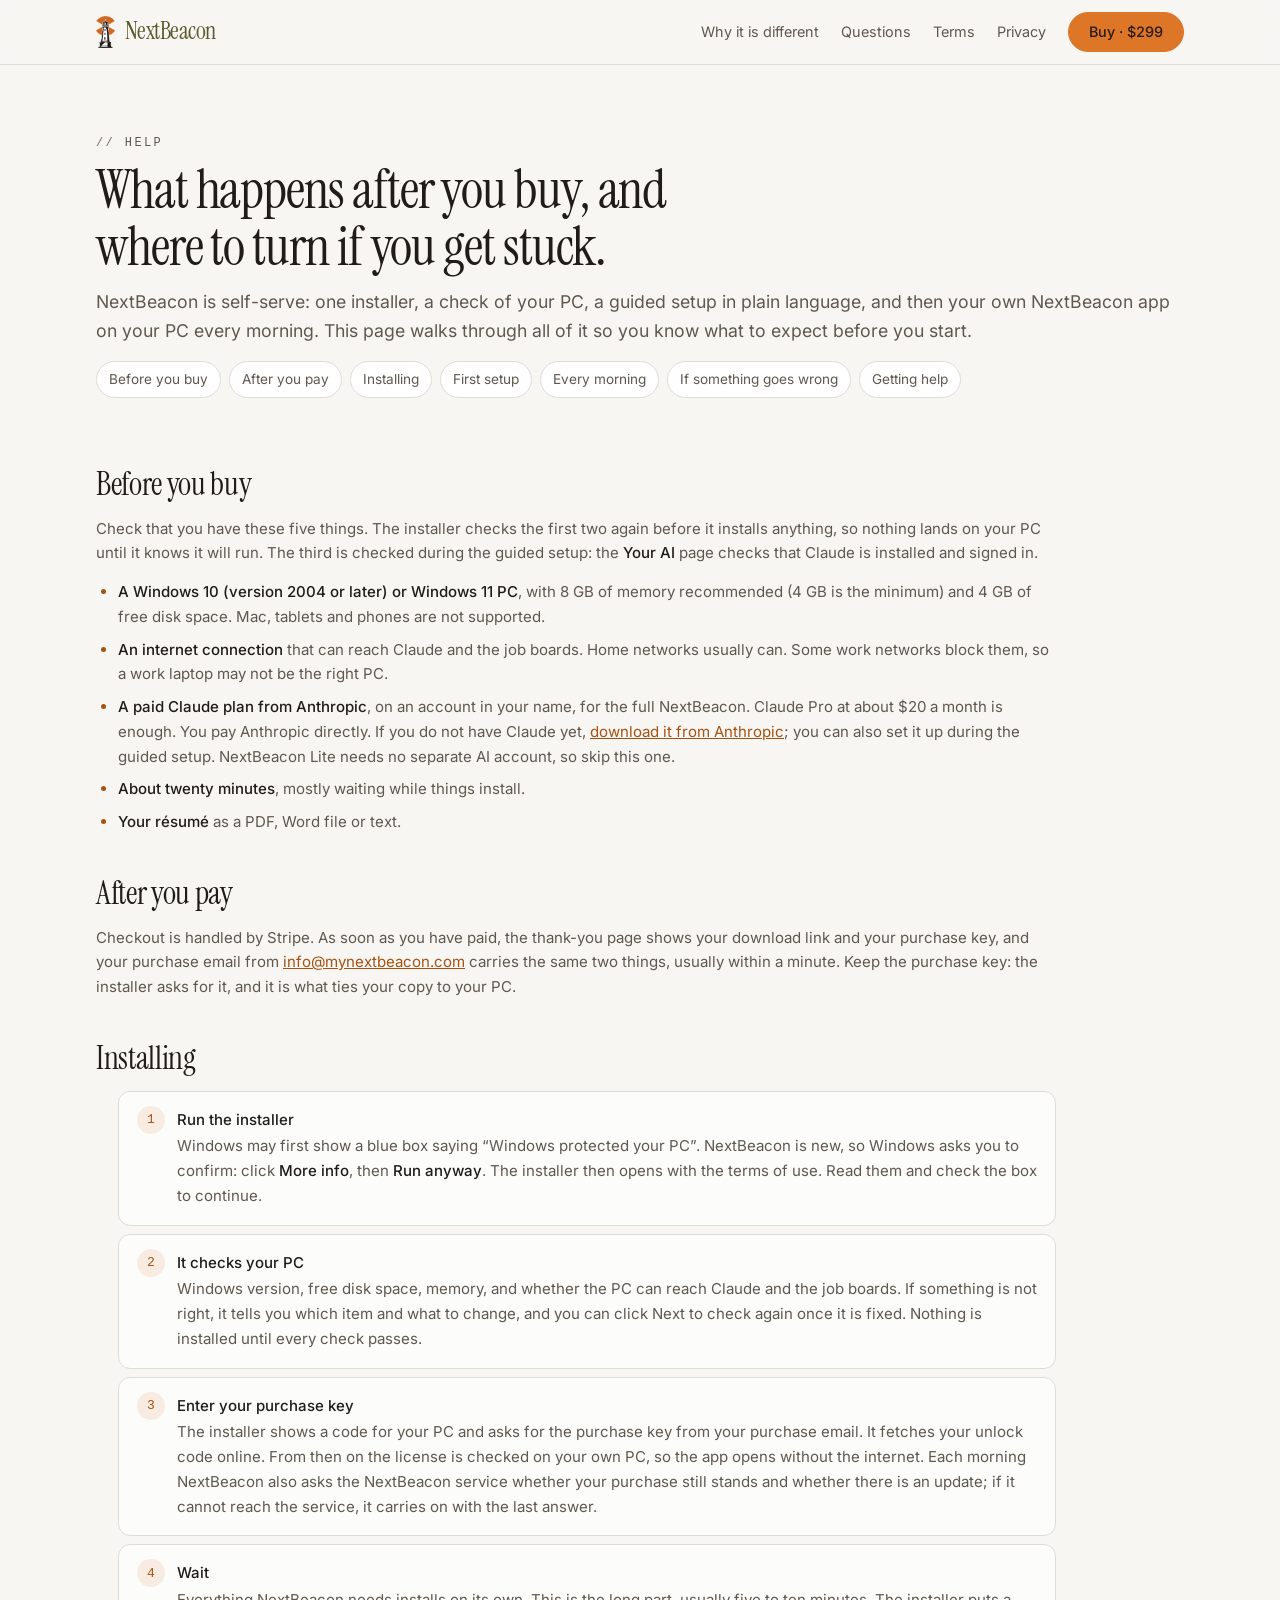
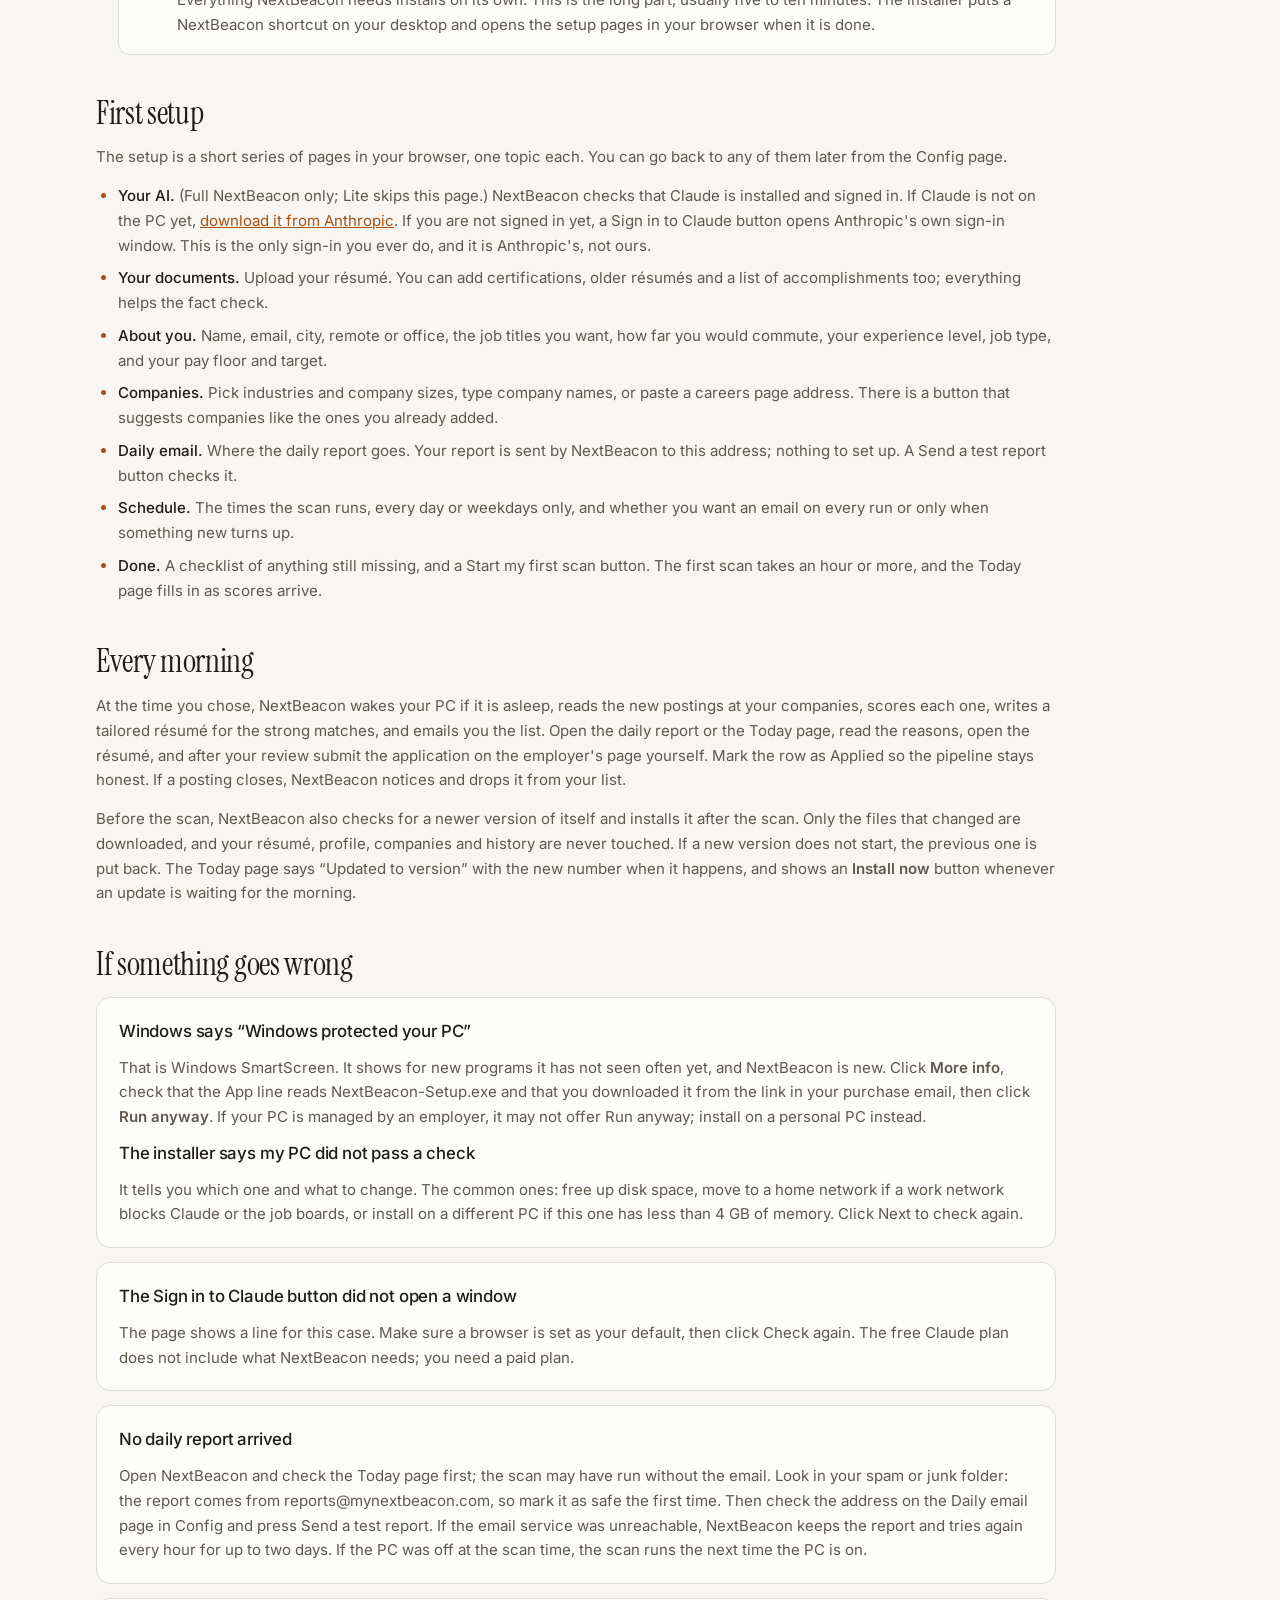
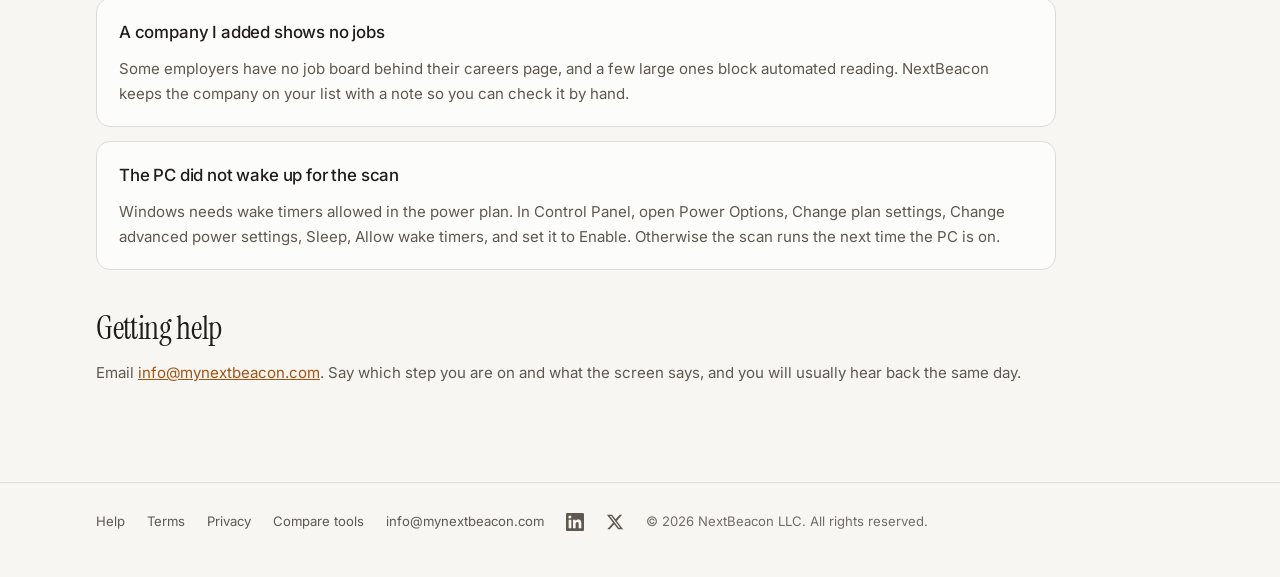
<file: help.html>
<!doctype html>
<html lang="en">
<head>
<meta charset="utf-8">
<meta name="viewport" content="width=device-width, initial-scale=1">
<title>Help · NextBeacon</title>
<meta name="description" content="What to expect after you buy NextBeacon: the installer, the PC check, the guided setup, the morning run, and how to get help.">
<link rel="icon" type="image/png" href="favicon.png">
<link rel="stylesheet" href="fonts/fonts.css">
<link rel="stylesheet" href="page.css">
</head>
<body>
<header class="top">
  <div class="wrap">
    <a class="brand" href="index.html" aria-label="NextBeacon home"><img class="mark" src="logo.png" alt="" width="19" height="32"><span class="word">NextBeacon</span></a>
    <nav class="nav" aria-label="Site">
      <a class="link" href="index.html#different">Why it is different</a>
      <a class="link" href="index.html#questions">Questions</a>
      <a class="link" href="terms.html">Terms</a>
      <a class="link" href="privacy.html">Privacy</a>
      <a class="btn primary" href="index.html#buy">Buy · $299</a>
      <details class="nb-menu">
        <summary aria-label="Menu"><span class="nb-menu-btn"><svg class="nb-menu-open" viewBox="0 0 24 24" aria-hidden="true"><path d="M4 7h16M4 12h16M4 17h16"/></svg><svg class="nb-menu-shut" viewBox="0 0 24 24" aria-hidden="true"><path d="M6 6l12 12M18 6L6 18"/></svg><span class="nb-menu-word">Menu</span></span></summary>
        <div class="nb-menu-panel">
          <a href="index.html#different">Why it is different</a>
          <a href="index.html#questions">Questions</a>
          <a href="terms.html">Terms</a>
          <a href="privacy.html">Privacy</a>
        </div>
      </details>
    </nav>
  </div>
</header>

<main class="page">
  <div class="wrap">
    <div class="head">
      <p class="eyebrow"><i>//</i> help</p>
      <h1>What happens after you buy, and where to turn if you get stuck.</h1>
      <p class="lede">NextBeacon is self-serve: one installer, a check of your PC, a guided setup in plain language, and then your own NextBeacon app on your PC every morning. This page walks through all of it so you know what to expect before you start.</p>
      <div class="toc">
        <a href="#before">Before you buy</a><a href="#after">After you pay</a><a href="#install">Installing</a><a href="#setup">First setup</a><a href="#morning">Every morning</a><a href="#stuck">If something goes wrong</a><a href="#contact">Getting help</a>
      </div>
    </div>

    <div class="prose">
      <h2 id="before">Before you buy</h2>
      <p>Check that you have these five things. The installer checks the first two again before it installs anything, so nothing lands on your PC until it knows it will run. The third is checked during the guided setup: the <strong>Your AI</strong> page checks that Claude is installed and signed in.</p>
      <ul>
        <li><strong>A Windows 10 (version 2004 or later) or Windows 11 PC</strong>, with 8 GB of memory recommended (4 GB is the minimum) and 4 GB of free disk space. Mac, tablets and phones are not supported.</li>
        <li><strong>An internet connection</strong> that can reach Claude and the job boards. Home networks usually can. Some work networks block them, so a work laptop may not be the right PC.</li>
        <li><strong>A paid Claude plan from Anthropic</strong>, on an account in your name, for the full NextBeacon. Claude Pro at about $20 a month is enough. You pay Anthropic directly. If you do not have Claude yet, <a href="https://claude.com/download" target="_blank" rel="noopener">download it from Anthropic</a>; you can also set it up during the guided setup. NextBeacon Lite needs no separate AI account, so skip this one.</li>
        <li><strong>About twenty minutes</strong>, mostly waiting while things install.</li>
        <li><strong>Your résumé</strong> as a PDF, Word file or text.</li>
      </ul>

      <h2 id="after">After you pay</h2>
      <p>Checkout is handled by Stripe. As soon as you have paid, the thank-you page shows your download link and your purchase key, and your purchase email from <a href="mailto:info@mynextbeacon.com">info@mynextbeacon.com</a> carries the same two things, usually within a minute. Keep the purchase key: the installer asks for it, and it is what ties your copy to your PC.</p>

      <h2 id="install">Installing</h2>
      <ol class="steps">
        <li><b>Run the installer</b>Windows may first show a blue box saying “Windows protected your PC”. NextBeacon is new, so Windows asks you to confirm: click <b>More info</b>, then <b>Run anyway</b>. The installer then opens with the terms of use. Read them and check the box to continue.</li>
        <li><b>It checks your PC</b>Windows version, free disk space, memory, and whether the PC can reach Claude and the job boards. If something is not right, it tells you which item and what to change, and you can click Next to check again once it is fixed. Nothing is installed until every check passes.</li>
        <li><b>Enter your purchase key</b>The installer shows a code for your PC and asks for the purchase key from your purchase email. It fetches your unlock code online. From then on the license is checked on your own PC, so the app opens without the internet. Each morning NextBeacon also asks the NextBeacon service whether your purchase still stands and whether there is an update; if it cannot reach the service, it carries on with the last answer.</li>
        <li><b>Wait</b>Everything NextBeacon needs installs on its own. This is the long part, usually five to ten minutes. The installer puts a NextBeacon shortcut on your desktop and opens the setup pages in your browser when it is done.</li>
      </ol>

      <h2 id="setup">First setup</h2>
      <p>The setup is a short series of pages in your browser, one topic each. You can go back to any of them later from the Config page.</p>
      <ul>
        <li><strong>Your AI.</strong> (Full NextBeacon only; Lite skips this page.) NextBeacon checks that Claude is installed and signed in. If Claude is not on the PC yet, <a href="https://claude.com/download" target="_blank" rel="noopener">download it from Anthropic</a>. If you are not signed in yet, a Sign in to Claude button opens Anthropic's own sign-in window. This is the only sign-in you ever do, and it is Anthropic's, not ours.</li>
        <li><strong>Your documents.</strong> Upload your résumé. You can add certifications, older résumés and a list of accomplishments too; everything helps the fact check.</li>
        <li><strong>About you.</strong> Name, email, city, remote or office, the job titles you want, how far you would commute, your experience level, job type, and your pay floor and target.</li>
        <li><strong>Companies.</strong> Pick industries and company sizes, type company names, or paste a careers page address. There is a button that suggests companies like the ones you already added.</li>
        <li><strong>Daily email.</strong> Where the daily report goes. Your report is sent by NextBeacon to this address; nothing to set up. A Send a test report button checks it.</li>
        <li><strong>Schedule.</strong> The times the scan runs, every day or weekdays only, and whether you want an email on every run or only when something new turns up.</li>
        <li><strong>Done.</strong> A checklist of anything still missing, and a Start my first scan button. The first scan takes an hour or more, and the Today page fills in as scores arrive.</li>
      </ul>

      <h2 id="morning">Every morning</h2>
      <p>At the time you chose, NextBeacon wakes your PC if it is asleep, reads the new postings at your companies, scores each one, writes a tailored résumé for the strong matches, and emails you the list. Open the daily report or the Today page, read the reasons, open the résumé, and after your review submit the application on the employer's page yourself. Mark the row as Applied so the pipeline stays honest. If a posting closes, NextBeacon notices and drops it from your list.</p>
      <p>Before the scan, NextBeacon also checks for a newer version of itself and installs it after the scan. Only the files that changed are downloaded, and your résumé, profile, companies and history are never touched. If a new version does not start, the previous one is put back. The Today page says “Updated to version” with the new number when it happens, and shows an <b>Install now</b> button whenever an update is waiting for the morning.</p>

      <h2 id="stuck">If something goes wrong</h2>
      <div class="card">
        <h3>Windows says “Windows protected your PC”</h3>
        <p>That is Windows SmartScreen. It shows for new programs it has not seen often yet, and NextBeacon is new. Click <b>More info</b>, check that the App line reads NextBeacon-Setup.exe and that you downloaded it from the link in your purchase email, then click <b>Run anyway</b>. If your PC is managed by an employer, it may not offer Run anyway; install on a personal PC instead.</p>
        <h3>The installer says my PC did not pass a check</h3>
        <p>It tells you which one and what to change. The common ones: free up disk space, move to a home network if a work network blocks Claude or the job boards, or install on a different PC if this one has less than 4 GB of memory. Click Next to check again.</p>
      </div>
      <div class="card">
        <h3>The Sign in to Claude button did not open a window</h3>
        <p>The page shows a line for this case. Make sure a browser is set as your default, then click Check again. The free Claude plan does not include what NextBeacon needs; you need a paid plan.</p>
      </div>
      <div class="card">
        <h3>No daily report arrived</h3>
        <p>Open NextBeacon and check the Today page first; the scan may have run without the email. Look in your spam or junk folder: the report comes from reports@mynextbeacon.com, so mark it as safe the first time. Then check the address on the Daily email page in Config and press Send a test report. If the email service was unreachable, NextBeacon keeps the report and tries again every hour for up to two days. If the PC was off at the scan time, the scan runs the next time the PC is on.</p>
      </div>
      <div class="card">
        <h3>A company I added shows no jobs</h3>
        <p>Some employers have no job board behind their careers page, and a few large ones block automated reading. NextBeacon keeps the company on your list with a note so you can check it by hand.</p>
      </div>
      <div class="card">
        <h3>The PC did not wake up for the scan</h3>
        <p>Windows needs wake timers allowed in the power plan. In Control Panel, open Power Options, Change plan settings, Change advanced power settings, Sleep, Allow wake timers, and set it to Enable. Otherwise the scan runs the next time the PC is on.</p>
      </div>

      <h2 id="contact">Getting help</h2>
      <p>Email <a href="mailto:info@mynextbeacon.com">info@mynextbeacon.com</a>. Say which step you are on and what the screen says, and you will usually hear back the same day.</p>
    </div>
  </div>
</main>

<footer>
  <div class="wrap">
    <a href="help.html">Help</a><a href="terms.html">Terms</a><a href="privacy.html">Privacy</a><a href="compare/">Compare tools</a><a href="mailto:info@mynextbeacon.com">info@mynextbeacon.com</a><a class="social" href="https://www.linkedin.com/company/nextbeacon/" target="_blank" rel="noopener" aria-label="NextBeacon on LinkedIn" title="NextBeacon on LinkedIn"><svg aria-hidden="true" width="18" height="18" viewBox="0 0 24 24"><path fill="currentColor" d="M20.45 20.45h-3.56v-5.57c0-1.33-.03-3.04-1.85-3.04-1.85 0-2.14 1.45-2.14 2.94v5.67H9.35V9h3.41v1.56h.05c.48-.9 1.64-1.85 3.37-1.85 3.6 0 4.27 2.37 4.27 5.46v6.28zM5.34 7.43a2.07 2.07 0 1 1 0-4.13 2.07 2.07 0 0 1 0 4.13zM7.12 20.45H3.56V9h3.56v11.45zM22.22 0H1.77C.79 0 0 .77 0 1.73v20.54C0 23.23.79 24 1.77 24h20.45c.98 0 1.78-.77 1.78-1.73V1.73C24 .77 23.2 0 22.22 0z"/></svg></a><a class="social" href="https://x.com/nextbeacon" target="_blank" rel="noopener" aria-label="NextBeacon on X" title="NextBeacon on X"><svg aria-hidden="true" width="18" height="18" viewBox="0 0 24 24"><path fill="currentColor" d="M18.244 2.25h3.308l-7.227 8.26 8.502 11.24H16.17l-5.214-6.817L4.99 21.75H1.68l7.73-8.835L1.254 2.25H8.08l4.713 6.231zm-1.161 17.52h1.833L7.084 4.126H5.117z"/></svg></a><span>© 2026 NextBeacon LLC. All rights reserved.</span>
  </div>
</footer>
<script>
(function () {
  var m = document.querySelector('.nb-menu');
  if (!m) return;
  m.addEventListener('click', function (e) { if (e.target.closest('.nb-menu-panel a')) m.open = false; });
  document.addEventListener('click', function (e) { if (m.open && !m.contains(e.target)) m.open = false; });
  document.addEventListener('keydown', function (e) { if (e.key === 'Escape' && m.open) { m.open = false; m.querySelector('summary').focus(); } });
})();
</script>
</body>
</html>
</file>
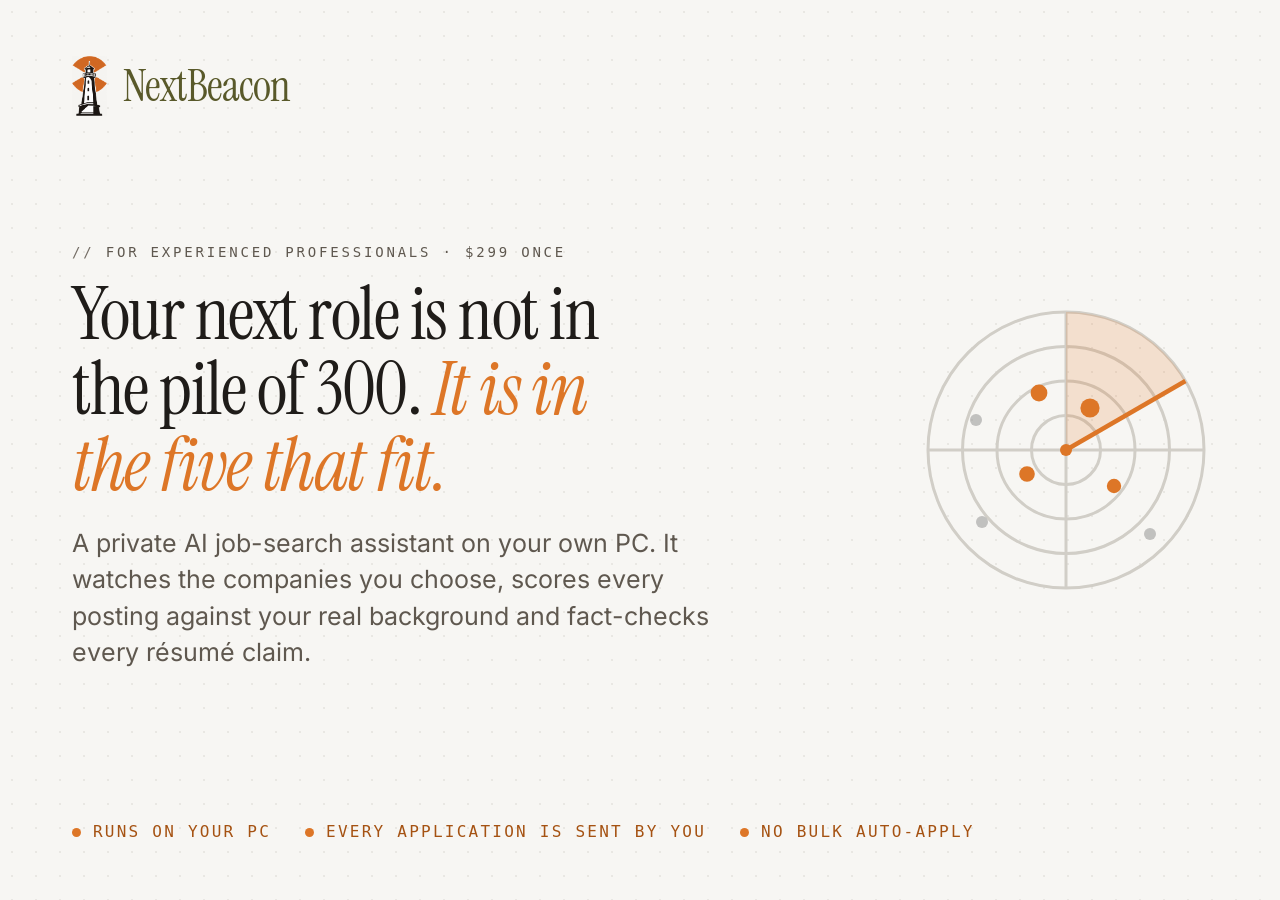
<file: og-card.html>
<!doctype html>
<html lang="en"><head><meta charset="utf-8">
<meta name="robots" content="noindex">
<link rel="stylesheet" href="fonts/fonts.css">
<style>
  html,body{margin:0;width:1200px;height:630px;overflow:hidden;background:#f7f6f3;color:hsl(30 10% 11%);font-family:'Inter',system-ui,sans-serif}
  .dots{position:absolute;inset:0;background-image:radial-gradient(circle,hsl(40 8% 42% / 0.11) 1px,transparent 1px);background-size:24px 24px}
  .wrap{position:absolute;inset:0;padding:56px 72px 60px;display:flex;flex-direction:column;justify-content:space-between}
  .brand{display:flex;align-items:center;gap:16px}
  .mark{height:60px;width:auto;display:block}
  .word{font:400 44px/1 'Instrument Serif',serif;letter-spacing:-.02em;color:#59592a}
  .eyebrow{font:500 14px/1 ui-monospace,Menlo,Consolas,monospace;letter-spacing:.2em;text-transform:uppercase;color:hsl(35 9% 34%);margin-bottom:18px}
  .eyebrow i{font-style:normal;color:hsl(35 7% 42%)}
  h1{font:400 74px/1.02 'Instrument Serif',serif;letter-spacing:-.02em;margin:0;max-width:16ch}
  h1 em{font-style:italic;color:hsl(26 73% 51%)}
  .sub{font-size:25px;line-height:1.45;color:hsl(35 9% 34%);max-width:40ch;margin-top:22px}
  .foot{display:flex;gap:34px;font:500 16px/1 ui-monospace,Menlo,Consolas,monospace;letter-spacing:.14em;text-transform:uppercase;color:hsl(26 80% 36%)}
  .foot span::before{content:"";display:inline-block;width:9px;height:9px;border-radius:50%;background:hsl(26 73% 51%);margin-right:12px;vertical-align:middle}
  .radar{position:absolute;right:64px;top:50%;transform:translateY(-50%);width:300px;height:300px}
  .radar circle.r{fill:none;stroke:hsl(40 9% 80%);stroke-width:1}
  .radar line{stroke:hsl(40 9% 80%);stroke-width:1}
  .radar .sweep{fill:hsl(26 73% 51% / 0.18)}
  .radar .hand{stroke:hsl(26 73% 51%);stroke-width:1.5}
  .radar .b{fill:hsl(26 73% 51%)}
  .radar .w{fill:#8c8c8c;opacity:.5}
</style></head><body>
<div class="dots"></div>
<svg class="radar" viewBox="0 0 100 100" aria-hidden="true">
  <circle class="r" cx="50" cy="50" r="46"/><circle class="r" cx="50" cy="50" r="34.5"/><circle class="r" cx="50" cy="50" r="23"/><circle class="r" cx="50" cy="50" r="11.5"/>
  <line x1="4" y1="50" x2="96" y2="50"/><line x1="50" y1="4" x2="50" y2="96"/>
  <path class="sweep" d="M50 50 L50 4 A46 46 0 0 1 89.8 27 Z"/>
  <line class="hand" x1="50" y1="50" x2="89.8" y2="27"/>
  <circle class="b" cx="58" cy="36" r="3.2"/><circle class="b" cx="41" cy="31" r="2.8"/><circle class="b" cx="37" cy="58" r="2.6"/><circle class="b" cx="66" cy="62" r="2.4"/>
  <circle class="w" cx="78" cy="78" r="2"/><circle class="w" cx="22" cy="74" r="2"/><circle class="w" cx="20" cy="40" r="2"/>
  <circle class="b" cx="50" cy="50" r="2"/>
</svg>
<div class="wrap">
  <div class="brand"><img class="mark" src="logo.png" alt="" width="19" height="32"><span class="word">NextBeacon</span></div>
  <div>
    <div class="eyebrow"><i>//</i> for experienced professionals · $299 once</div>
    <h1>Your next role is not in the pile of 300. <em>It is in the five that fit.</em></h1>
    <p class="sub">A private AI job-search assistant on your own PC. It watches the companies you choose, scores every posting against your real background and fact-checks every résumé claim.</p>
  </div>
  <div class="foot"><span>Runs on your PC</span><span>Every application is sent by you</span><span>No bulk auto-apply</span></div>
</div>
</body></html>
</file>
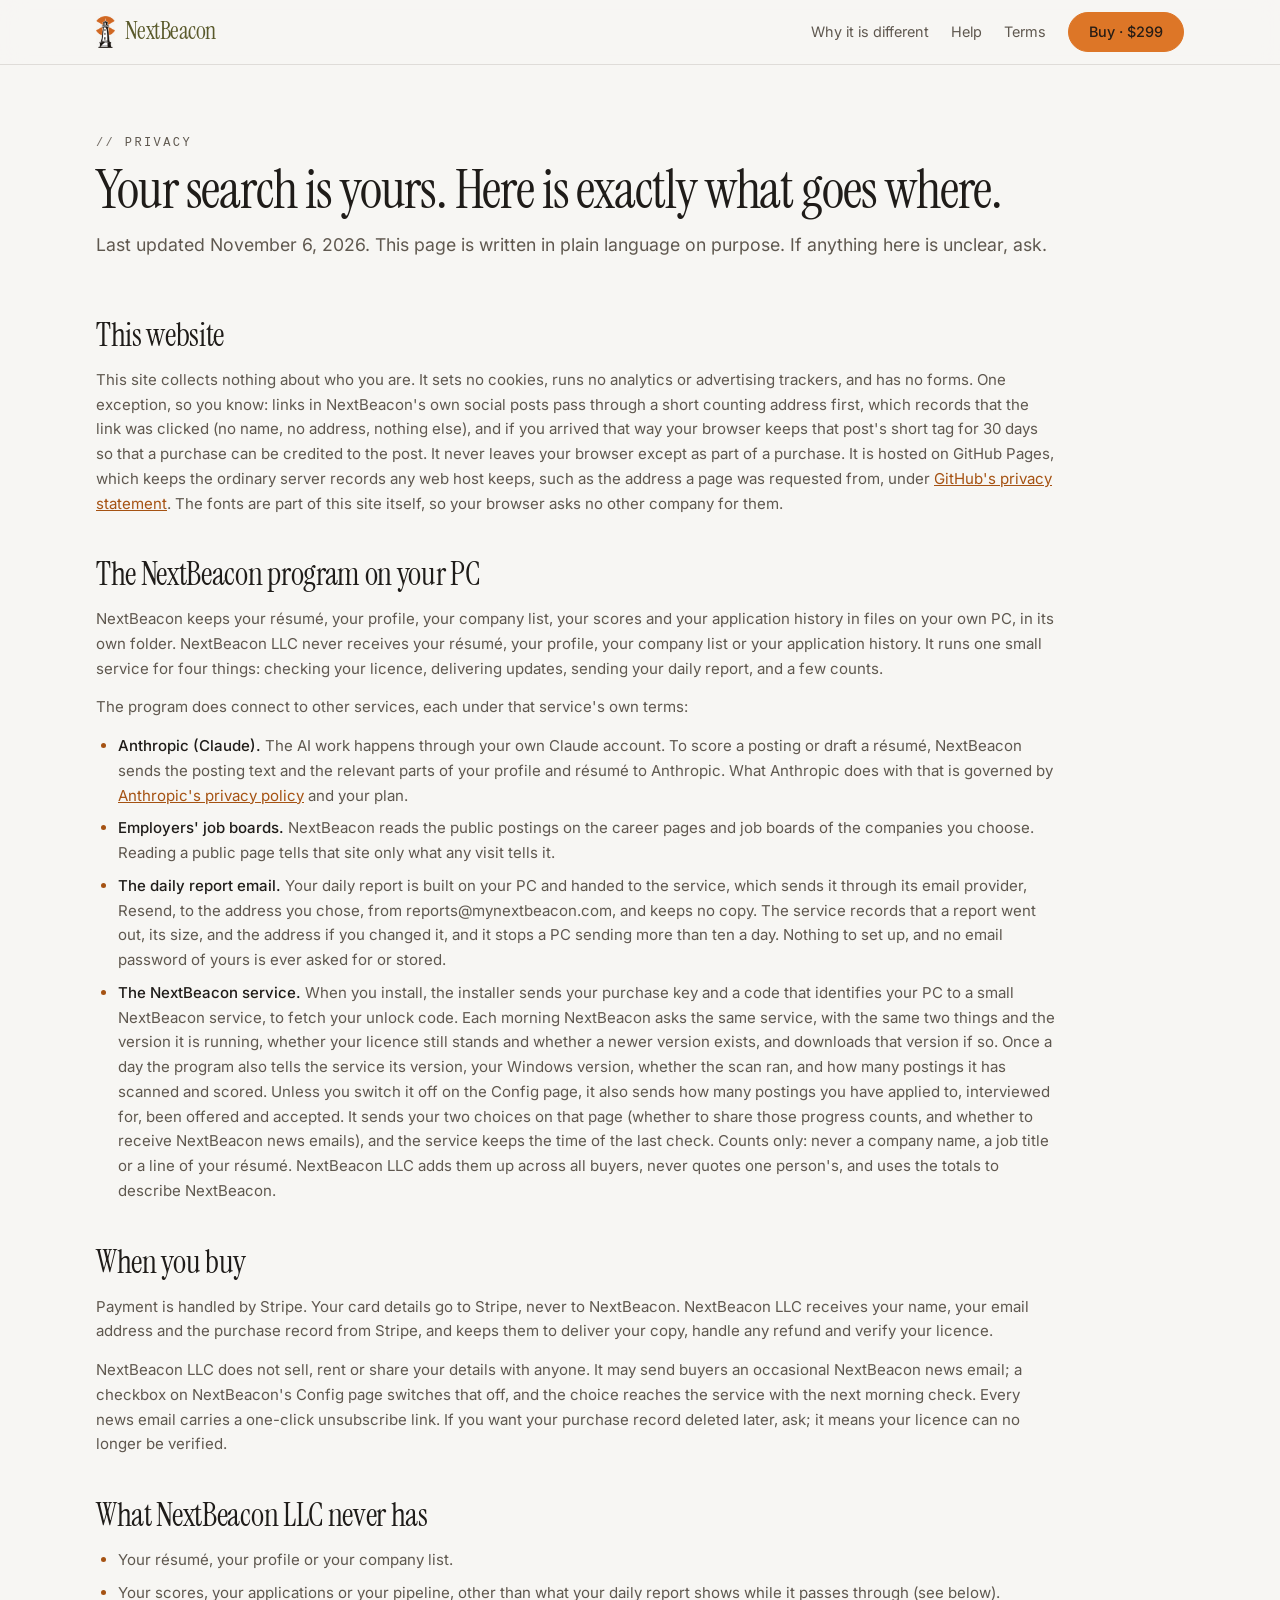
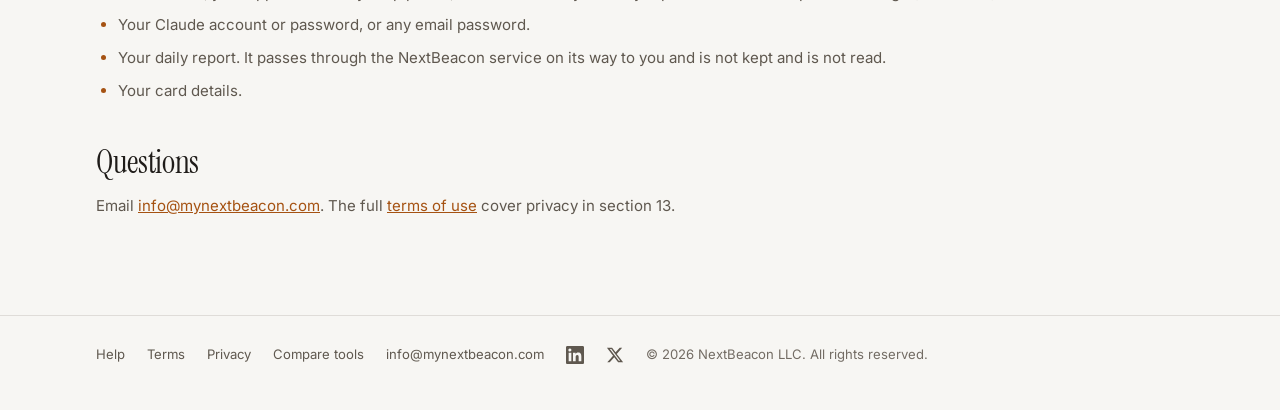
<file: privacy.html>
<!doctype html>
<html lang="en">
<head>
<meta charset="utf-8">
<meta name="viewport" content="width=device-width, initial-scale=1">
<title>Privacy · NextBeacon</title>
<meta name="description" content="What NextBeacon does and does not collect: this website collects nothing, and the program keeps your résumé and job history on your own PC.">
<link rel="icon" type="image/png" href="favicon.png">
<link rel="stylesheet" href="fonts/fonts.css">
<link rel="stylesheet" href="page.css">
</head>
<body>
<header class="top">
  <div class="wrap">
    <a class="brand" href="index.html" aria-label="NextBeacon home"><img class="mark" src="logo.png" alt="" width="19" height="32"><span class="word">NextBeacon</span></a>
    <nav class="nav" aria-label="Site">
      <a class="link" href="index.html#different">Why it is different</a>
      <a class="link" href="help.html">Help</a>
      <a class="link" href="terms.html">Terms</a>
      <a class="btn primary" href="index.html#buy">Buy · $299</a>
      <details class="nb-menu">
        <summary aria-label="Menu"><span class="nb-menu-btn"><svg class="nb-menu-open" viewBox="0 0 24 24" aria-hidden="true"><path d="M4 7h16M4 12h16M4 17h16"/></svg><svg class="nb-menu-shut" viewBox="0 0 24 24" aria-hidden="true"><path d="M6 6l12 12M18 6L6 18"/></svg><span class="nb-menu-word">Menu</span></span></summary>
        <div class="nb-menu-panel">
          <a href="index.html#different">Why it is different</a>
          <a href="help.html">Help</a>
          <a href="terms.html">Terms</a>
        </div>
      </details>
    </nav>
  </div>
</header>

<main class="page">
  <div class="wrap">
    <div class="head">
      <p class="eyebrow"><i>//</i> privacy</p>
      <h1>Your search is yours. Here is exactly what goes where.</h1>
      <p class="lede">Last updated November 6, 2026. This page is written in plain language on purpose. If anything here is unclear, ask.</p>
    </div>

    <div class="prose">
      <h2>This website</h2>
      <p>This site collects nothing about who you are. It sets no cookies, runs no analytics or advertising trackers, and has no forms. One exception, so you know: links in NextBeacon's own social posts pass through a short counting address first, which records that the link was clicked (no name, no address, nothing else), and if you arrived that way your browser keeps that post's short tag for 30 days so that a purchase can be credited to the post. It never leaves your browser except as part of a purchase. It is hosted on GitHub Pages, which keeps the ordinary server records any web host keeps, such as the address a page was requested from, under <a href="https://docs.github.com/en/site-policy/privacy-policies/github-general-privacy-statement" target="_blank" rel="noopener">GitHub's privacy statement</a>. The fonts are part of this site itself, so your browser asks no other company for them.</p>

      <h2>The NextBeacon program on your PC</h2>
      <p>NextBeacon keeps your résumé, your profile, your company list, your scores and your application history in files on your own PC, in its own folder. NextBeacon LLC never receives your résumé, your profile, your company list or your application history. It runs one small service for four things: checking your licence, delivering updates, sending your daily report, and a few counts.</p>
      <p>The program does connect to other services, each under that service's own terms:</p>
      <ul>
        <li><strong>Anthropic (Claude).</strong> The AI work happens through your own Claude account. To score a posting or draft a résumé, NextBeacon sends the posting text and the relevant parts of your profile and résumé to Anthropic. What Anthropic does with that is governed by <a href="https://www.anthropic.com/legal/privacy" target="_blank" rel="noopener">Anthropic's privacy policy</a> and your plan.</li>
        <li><strong>Employers' job boards.</strong> NextBeacon reads the public postings on the career pages and job boards of the companies you choose. Reading a public page tells that site only what any visit tells it.</li>
        <li><strong>The daily report email.</strong> Your daily report is built on your PC and handed to the service, which sends it through its email provider, Resend, to the address you chose, from reports@mynextbeacon.com, and keeps no copy. The service records that a report went out, its size, and the address if you changed it, and it stops a PC sending more than ten a day. Nothing to set up, and no email password of yours is ever asked for or stored.</li>
        <li><strong>The NextBeacon service.</strong> When you install, the installer sends your purchase key and a code that identifies your PC to a small NextBeacon service, to fetch your unlock code. Each morning NextBeacon asks the same service, with the same two things and the version it is running, whether your licence still stands and whether a newer version exists, and downloads that version if so. Once a day the program also tells the service its version, your Windows version, whether the scan ran, and how many postings it has scanned and scored. Unless you switch it off on the Config page, it also sends how many postings you have applied to, interviewed for, been offered and accepted. It sends your two choices on that page (whether to share those progress counts, and whether to receive NextBeacon news emails), and the service keeps the time of the last check. Counts only: never a company name, a job title or a line of your résumé. NextBeacon LLC adds them up across all buyers, never quotes one person's, and uses the totals to describe NextBeacon.</li>
      </ul>

      <h2>When you buy</h2>
      <p>Payment is handled by Stripe. Your card details go to Stripe, never to NextBeacon. NextBeacon LLC receives your name, your email address and the purchase record from Stripe, and keeps them to deliver your copy, handle any refund and verify your licence.</p>
      <p>NextBeacon LLC does not sell, rent or share your details with anyone. It may send buyers an occasional NextBeacon news email; a checkbox on NextBeacon's Config page switches that off, and the choice reaches the service with the next morning check. Every news email carries a one-click unsubscribe link. If you want your purchase record deleted later, ask; it means your licence can no longer be verified.</p>

      <h2>What NextBeacon LLC never has</h2>
      <ul>
        <li>Your résumé, your profile or your company list.</li>
        <li>Your scores, your applications or your pipeline, other than what your daily report shows while it passes through (see below).</li>
        <li>Your Claude account or password, or any email password.</li>
        <li>Your daily report. It passes through the NextBeacon service on its way to you and is not kept and is not read.</li>
        <li>Your card details.</li>
      </ul>

      <h2>Questions</h2>
      <p>Email <a href="mailto:info@mynextbeacon.com">info@mynextbeacon.com</a>. The full <a href="terms.html">terms of use</a> cover privacy in section 13.</p>
    </div>
  </div>
</main>

<footer>
  <div class="wrap">
    <a href="help.html">Help</a><a href="terms.html">Terms</a><a href="privacy.html">Privacy</a><a href="compare/">Compare tools</a><a href="mailto:info@mynextbeacon.com">info@mynextbeacon.com</a><a class="social" href="https://www.linkedin.com/company/nextbeacon/" target="_blank" rel="noopener" aria-label="NextBeacon on LinkedIn" title="NextBeacon on LinkedIn"><svg aria-hidden="true" width="18" height="18" viewBox="0 0 24 24"><path fill="currentColor" d="M20.45 20.45h-3.56v-5.57c0-1.33-.03-3.04-1.85-3.04-1.85 0-2.14 1.45-2.14 2.94v5.67H9.35V9h3.41v1.56h.05c.48-.9 1.64-1.85 3.37-1.85 3.6 0 4.27 2.37 4.27 5.46v6.28zM5.34 7.43a2.07 2.07 0 1 1 0-4.13 2.07 2.07 0 0 1 0 4.13zM7.12 20.45H3.56V9h3.56v11.45zM22.22 0H1.77C.79 0 0 .77 0 1.73v20.54C0 23.23.79 24 1.77 24h20.45c.98 0 1.78-.77 1.78-1.73V1.73C24 .77 23.2 0 22.22 0z"/></svg></a><a class="social" href="https://x.com/nextbeacon" target="_blank" rel="noopener" aria-label="NextBeacon on X" title="NextBeacon on X"><svg aria-hidden="true" width="18" height="18" viewBox="0 0 24 24"><path fill="currentColor" d="M18.244 2.25h3.308l-7.227 8.26 8.502 11.24H16.17l-5.214-6.817L4.99 21.75H1.68l7.73-8.835L1.254 2.25H8.08l4.713 6.231zm-1.161 17.52h1.833L7.084 4.126H5.117z"/></svg></a><span>© 2026 NextBeacon LLC. All rights reserved.</span>
  </div>
</footer>
<script>
(function () {
  var m = document.querySelector('.nb-menu');
  if (!m) return;
  m.addEventListener('click', function (e) { if (e.target.closest('.nb-menu-panel a')) m.open = false; });
  document.addEventListener('click', function (e) { if (m.open && !m.contains(e.target)) m.open = false; });
  document.addEventListener('keydown', function (e) { if (e.key === 'Escape' && m.open) { m.open = false; m.querySelector('summary').focus(); } });
})();
</script>
</body>
</html>
</file>
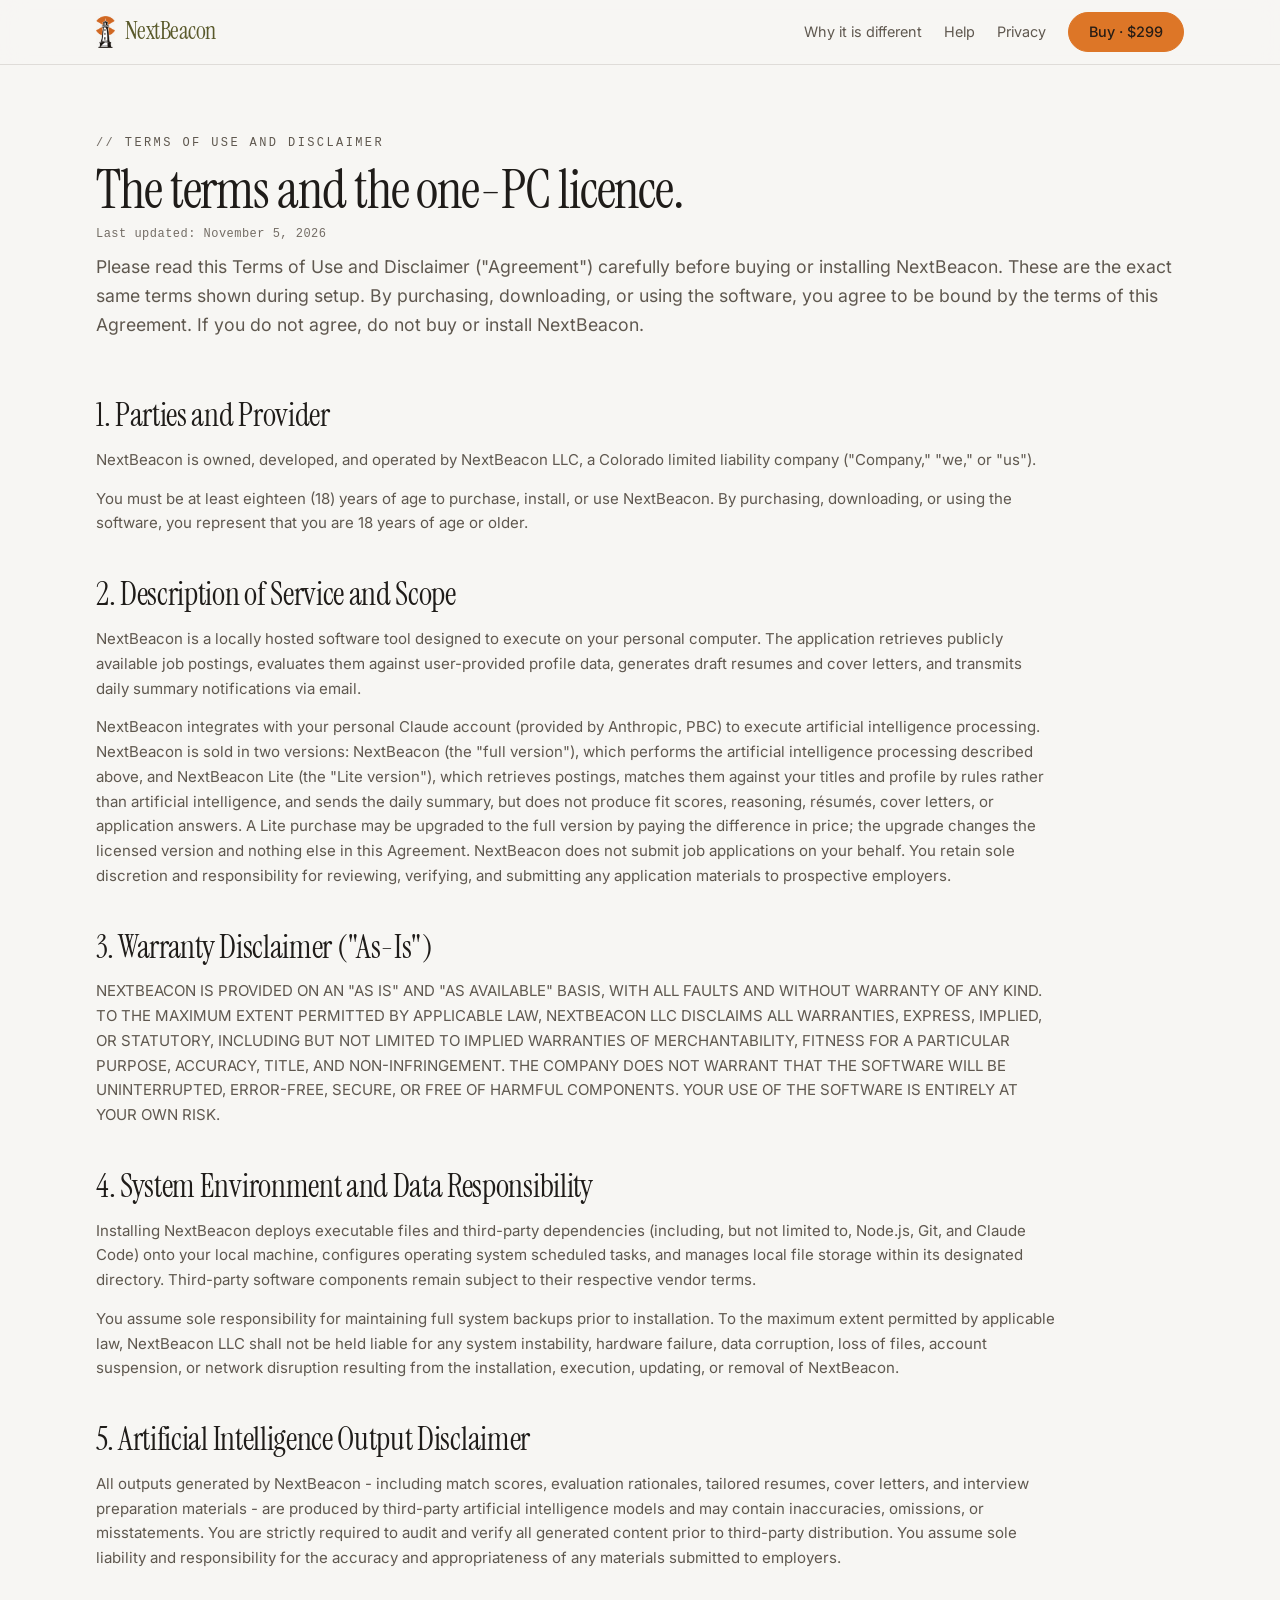
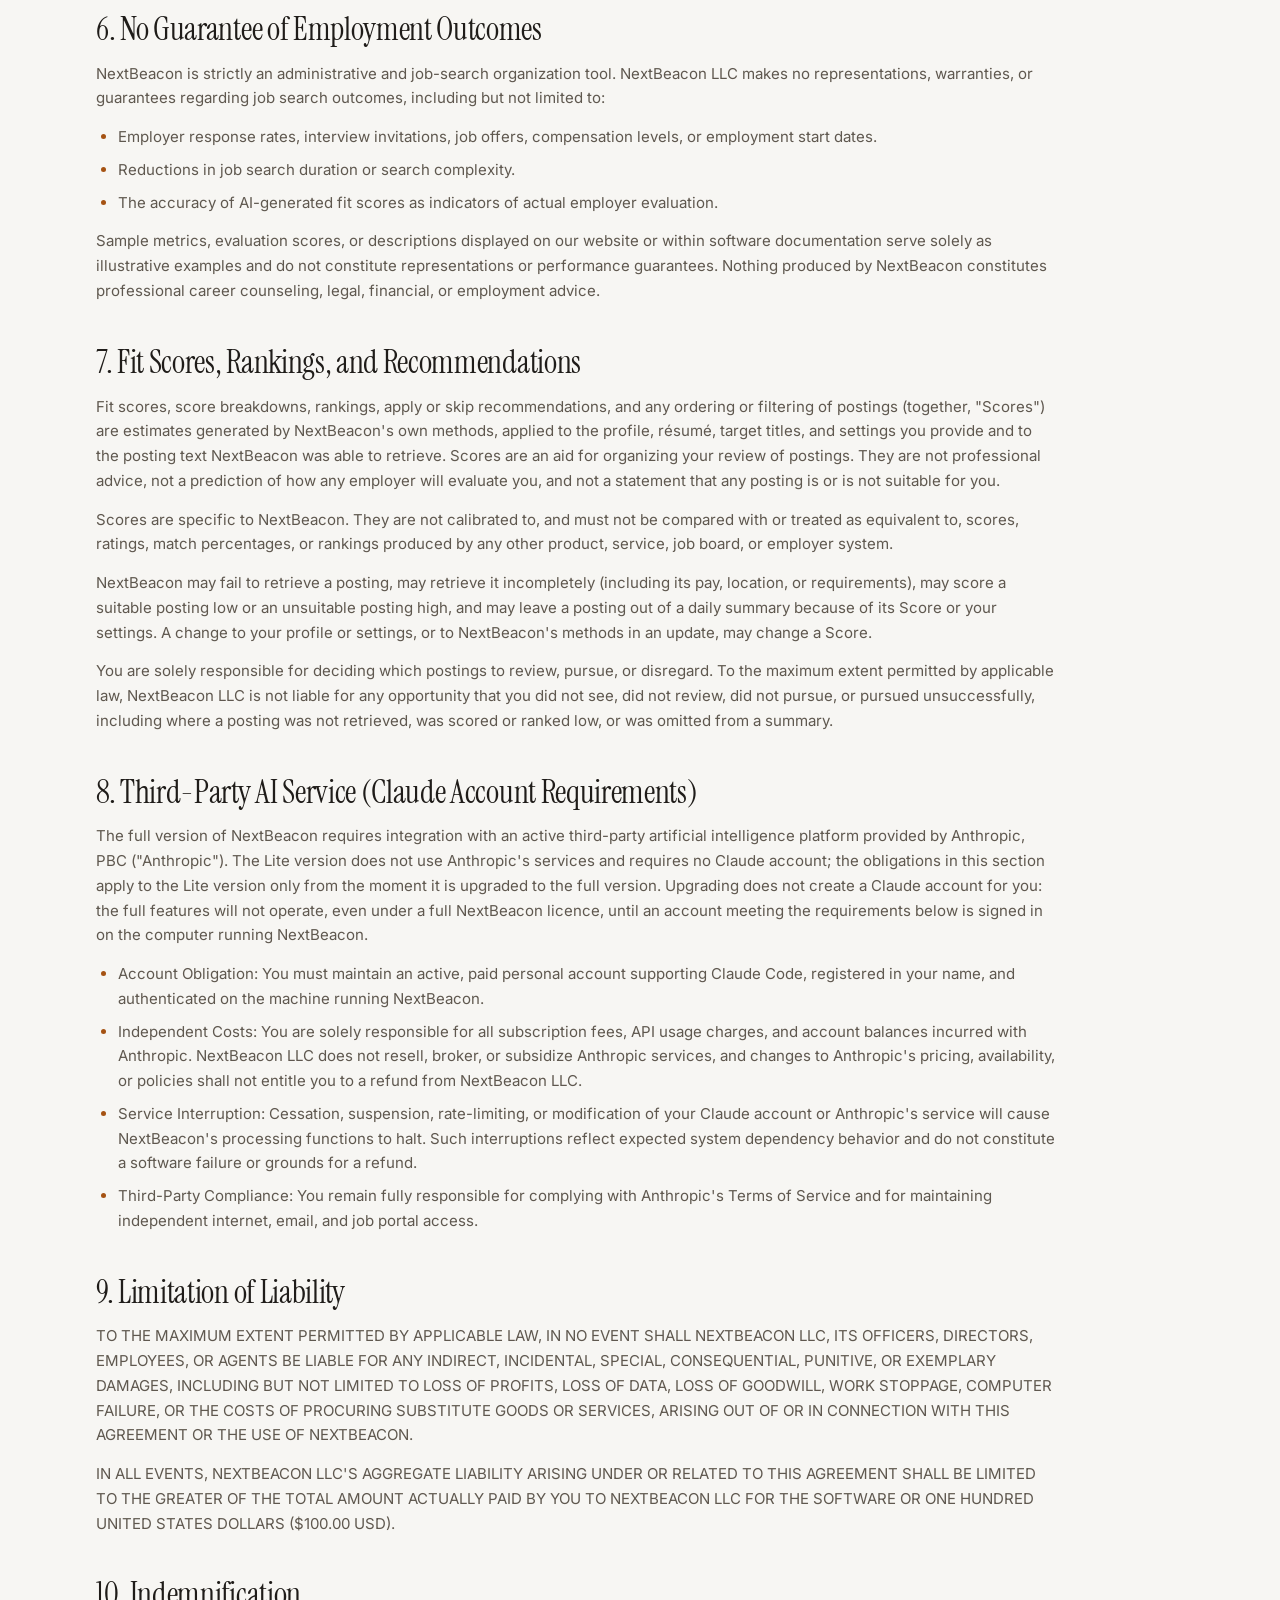
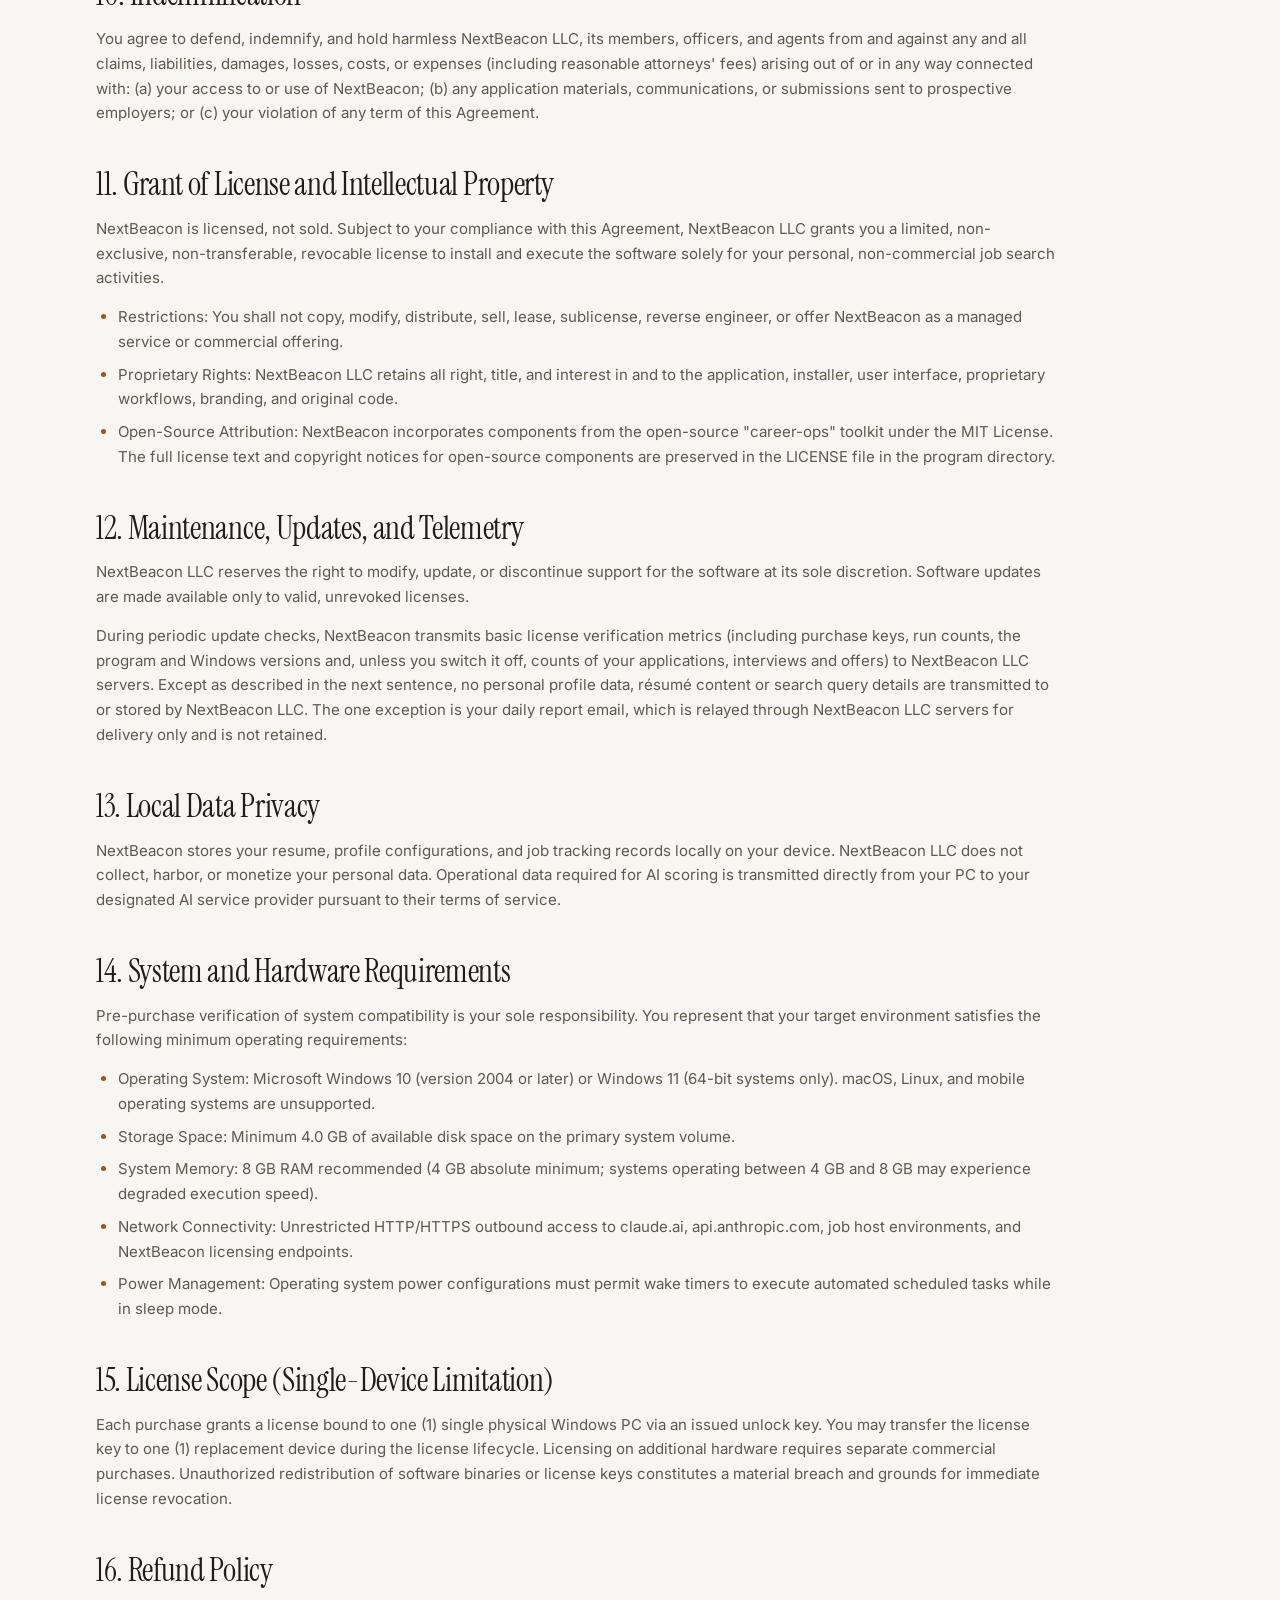
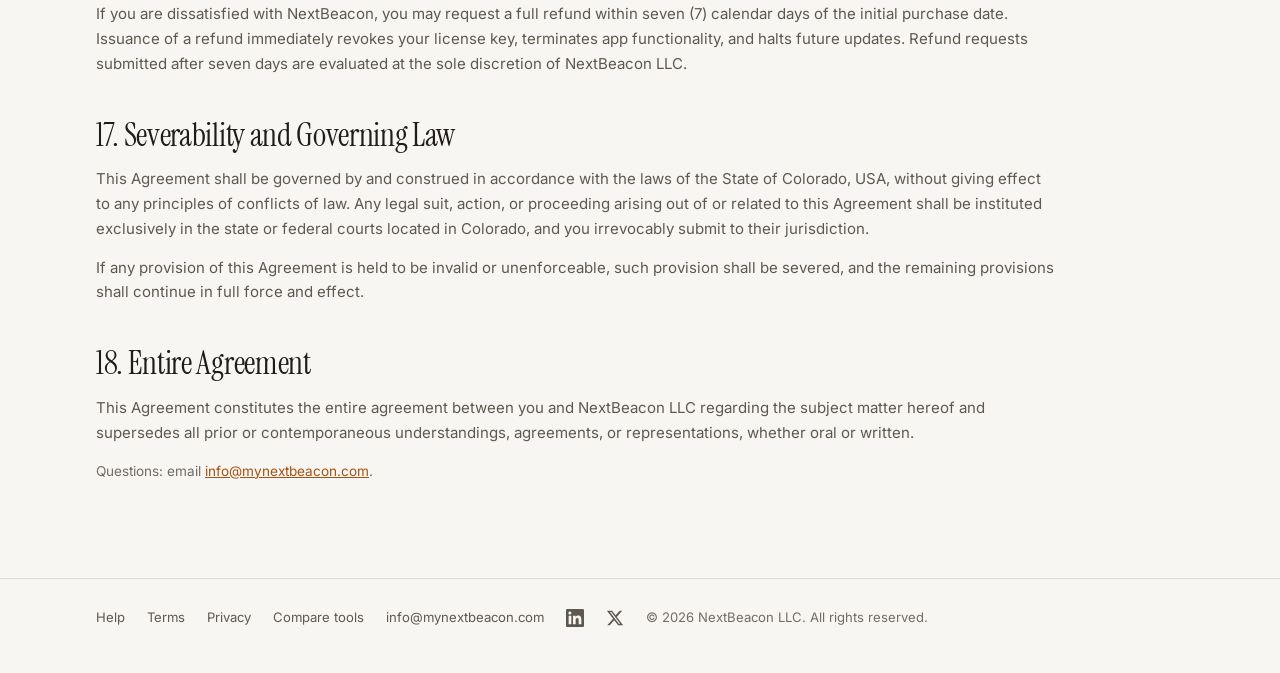
<file: terms.html>
<!doctype html>
<html lang="en">
<head>
<meta charset="utf-8">
<meta name="viewport" content="width=device-width, initial-scale=1">
<title>Terms · NextBeacon</title>
<meta name="description" content="NextBeacon terms of use, what your PC needs, and the one-PC licence.">
<link rel="icon" type="image/png" href="favicon.png">
<link rel="stylesheet" href="fonts/fonts.css">
<link rel="stylesheet" href="page.css">
</head>
<body>
<header class="top">
  <div class="wrap">
    <a class="brand" href="index.html" aria-label="NextBeacon home"><img class="mark" src="logo.png" alt="" width="19" height="32"><span class="word">NextBeacon</span></a>
    <nav class="nav" aria-label="Site">
      <a class="link" href="index.html#different">Why it is different</a>
      <a class="link" href="help.html">Help</a>
      <a class="link" href="privacy.html">Privacy</a>
      <a class="btn primary" href="index.html#buy">Buy · $299</a>
      <details class="nb-menu">
        <summary aria-label="Menu"><span class="nb-menu-btn"><svg class="nb-menu-open" viewBox="0 0 24 24" aria-hidden="true"><path d="M4 7h16M4 12h16M4 17h16"/></svg><svg class="nb-menu-shut" viewBox="0 0 24 24" aria-hidden="true"><path d="M6 6l12 12M18 6L6 18"/></svg><span class="nb-menu-word">Menu</span></span></summary>
        <div class="nb-menu-panel">
          <a href="index.html#different">Why it is different</a>
          <a href="help.html">Help</a>
          <a href="privacy.html">Privacy</a>
        </div>
      </details>
    </nav>
  </div>
</header>

<main class="page">
  <div class="wrap">
    <div class="head">
      <p class="eyebrow"><i>//</i> terms of use and disclaimer</p>
      <h1>The terms and the one-PC licence.</h1>
      <p class="updated">Last updated: November 5, 2026</p>
      <p class="lede">Please read this Terms of Use and Disclaimer ("Agreement") carefully before buying or installing NextBeacon. These are the exact same terms shown during setup. By purchasing, downloading, or using the software, you agree to be bound by the terms of this Agreement. If you do not agree, do not buy or install NextBeacon.</p>
    </div>

    <div class="prose">
      <h2 id="s1">1. Parties and Provider</h2>
      <p>NextBeacon is owned, developed, and operated by NextBeacon LLC, a Colorado limited liability company ("Company," "we," or "us").</p>
      <p>You must be at least eighteen (18) years of age to purchase, install, or use NextBeacon. By purchasing, downloading, or using the software, you represent that you are 18 years of age or older.</p>

      <h2 id="s2">2. Description of Service and Scope</h2>
      <p>NextBeacon is a locally hosted software tool designed to execute on your personal computer. The application retrieves publicly available job postings, evaluates them against user-provided profile data, generates draft resumes and cover letters, and transmits daily summary notifications via email.</p>
      <p>NextBeacon integrates with your personal Claude account (provided by Anthropic, PBC) to execute artificial intelligence processing. NextBeacon is sold in two versions: NextBeacon (the "full version"), which performs the artificial intelligence processing described above, and NextBeacon Lite (the "Lite version"), which retrieves postings, matches them against your titles and profile by rules rather than artificial intelligence, and sends the daily summary, but does not produce fit scores, reasoning, résumés, cover letters, or application answers. A Lite purchase may be upgraded to the full version by paying the difference in price; the upgrade changes the licensed version and nothing else in this Agreement. NextBeacon does not submit job applications on your behalf. You retain sole discretion and responsibility for reviewing, verifying, and submitting any application materials to prospective employers.</p>

      <h2 id="s3">3. Warranty Disclaimer ("As-Is")</h2>
      <p>NEXTBEACON IS PROVIDED ON AN "AS IS" AND "AS AVAILABLE" BASIS, WITH ALL FAULTS AND WITHOUT WARRANTY OF ANY KIND. TO THE MAXIMUM EXTENT PERMITTED BY APPLICABLE LAW, NEXTBEACON LLC DISCLAIMS ALL WARRANTIES, EXPRESS, IMPLIED, OR STATUTORY, INCLUDING BUT NOT LIMITED TO IMPLIED WARRANTIES OF MERCHANTABILITY, FITNESS FOR A PARTICULAR PURPOSE, ACCURACY, TITLE, AND NON-INFRINGEMENT. THE COMPANY DOES NOT WARRANT THAT THE SOFTWARE WILL BE UNINTERRUPTED, ERROR-FREE, SECURE, OR FREE OF HARMFUL COMPONENTS. YOUR USE OF THE SOFTWARE IS ENTIRELY AT YOUR OWN RISK.</p>

      <h2 id="s4">4. System Environment and Data Responsibility</h2>
      <p>Installing NextBeacon deploys executable files and third-party dependencies (including, but not limited to, Node.js, Git, and Claude Code) onto your local machine, configures operating system scheduled tasks, and manages local file storage within its designated directory. Third-party software components remain subject to their respective vendor terms.</p>
      <p>You assume sole responsibility for maintaining full system backups prior to installation. To the maximum extent permitted by applicable law, NextBeacon LLC shall not be held liable for any system instability, hardware failure, data corruption, loss of files, account suspension, or network disruption resulting from the installation, execution, updating, or removal of NextBeacon.</p>

      <h2 id="s5">5. Artificial Intelligence Output Disclaimer</h2>
      <p>All outputs generated by NextBeacon - including match scores, evaluation rationales, tailored resumes, cover letters, and interview preparation materials - are produced by third-party artificial intelligence models and may contain inaccuracies, omissions, or misstatements. You are strictly required to audit and verify all generated content prior to third-party distribution. You assume sole liability and responsibility for the accuracy and appropriateness of any materials submitted to employers.</p>

      <h2 id="s6">6. No Guarantee of Employment Outcomes</h2>
      <p>NextBeacon is strictly an administrative and job-search organization tool. NextBeacon LLC makes no representations, warranties, or guarantees regarding job search outcomes, including but not limited to:</p>
      <ul>
        <li>Employer response rates, interview invitations, job offers, compensation levels, or employment start dates.</li>
        <li>Reductions in job search duration or search complexity.</li>
        <li>The accuracy of AI-generated fit scores as indicators of actual employer evaluation.</li>
      </ul>
      <p>Sample metrics, evaluation scores, or descriptions displayed on our website or within software documentation serve solely as illustrative examples and do not constitute representations or performance guarantees. Nothing produced by NextBeacon constitutes professional career counseling, legal, financial, or employment advice.</p>

      <h2 id="s7">7. Fit Scores, Rankings, and Recommendations</h2>
      <p>Fit scores, score breakdowns, rankings, apply or skip recommendations, and any ordering or filtering of postings (together, "Scores") are estimates generated by NextBeacon's own methods, applied to the profile, résumé, target titles, and settings you provide and to the posting text NextBeacon was able to retrieve. Scores are an aid for organizing your review of postings. They are not professional advice, not a prediction of how any employer will evaluate you, and not a statement that any posting is or is not suitable for you.</p>
      <p>Scores are specific to NextBeacon. They are not calibrated to, and must not be compared with or treated as equivalent to, scores, ratings, match percentages, or rankings produced by any other product, service, job board, or employer system.</p>
      <p>NextBeacon may fail to retrieve a posting, may retrieve it incompletely (including its pay, location, or requirements), may score a suitable posting low or an unsuitable posting high, and may leave a posting out of a daily summary because of its Score or your settings. A change to your profile or settings, or to NextBeacon's methods in an update, may change a Score.</p>
      <p>You are solely responsible for deciding which postings to review, pursue, or disregard. To the maximum extent permitted by applicable law, NextBeacon LLC is not liable for any opportunity that you did not see, did not review, did not pursue, or pursued unsuccessfully, including where a posting was not retrieved, was scored or ranked low, or was omitted from a summary.</p>

      <h2 id="s8">8. Third-Party AI Service (Claude Account Requirements)</h2>
      <p>The full version of NextBeacon requires integration with an active third-party artificial intelligence platform provided by Anthropic, PBC ("Anthropic"). The Lite version does not use Anthropic's services and requires no Claude account; the obligations in this section apply to the Lite version only from the moment it is upgraded to the full version. Upgrading does not create a Claude account for you: the full features will not operate, even under a full NextBeacon licence, until an account meeting the requirements below is signed in on the computer running NextBeacon.</p>
      <ul>
        <li>Account Obligation: You must maintain an active, paid personal account supporting Claude Code, registered in your name, and authenticated on the machine running NextBeacon.</li>
        <li>Independent Costs: You are solely responsible for all subscription fees, API usage charges, and account balances incurred with Anthropic. NextBeacon LLC does not resell, broker, or subsidize Anthropic services, and changes to Anthropic's pricing, availability, or policies shall not entitle you to a refund from NextBeacon LLC.</li>
        <li>Service Interruption: Cessation, suspension, rate-limiting, or modification of your Claude account or Anthropic's service will cause NextBeacon's processing functions to halt. Such interruptions reflect expected system dependency behavior and do not constitute a software failure or grounds for a refund.</li>
        <li>Third-Party Compliance: You remain fully responsible for complying with Anthropic's Terms of Service and for maintaining independent internet, email, and job portal access.</li>
      </ul>

      <h2 id="s9">9. Limitation of Liability</h2>
      <p>TO THE MAXIMUM EXTENT PERMITTED BY APPLICABLE LAW, IN NO EVENT SHALL NEXTBEACON LLC, ITS OFFICERS, DIRECTORS, EMPLOYEES, OR AGENTS BE LIABLE FOR ANY INDIRECT, INCIDENTAL, SPECIAL, CONSEQUENTIAL, PUNITIVE, OR EXEMPLARY DAMAGES, INCLUDING BUT NOT LIMITED TO LOSS OF PROFITS, LOSS OF DATA, LOSS OF GOODWILL, WORK STOPPAGE, COMPUTER FAILURE, OR THE COSTS OF PROCURING SUBSTITUTE GOODS OR SERVICES, ARISING OUT OF OR IN CONNECTION WITH THIS AGREEMENT OR THE USE OF NEXTBEACON.</p>
      <p>IN ALL EVENTS, NEXTBEACON LLC'S AGGREGATE LIABILITY ARISING UNDER OR RELATED TO THIS AGREEMENT SHALL BE LIMITED TO THE GREATER OF THE TOTAL AMOUNT ACTUALLY PAID BY YOU TO NEXTBEACON LLC FOR THE SOFTWARE OR ONE HUNDRED UNITED STATES DOLLARS ($100.00 USD).</p>

      <h2 id="s10">10. Indemnification</h2>
      <p>You agree to defend, indemnify, and hold harmless NextBeacon LLC, its members, officers, and agents from and against any and all claims, liabilities, damages, losses, costs, or expenses (including reasonable attorneys' fees) arising out of or in any way connected with: (a) your access to or use of NextBeacon; (b) any application materials, communications, or submissions sent to prospective employers; or (c) your violation of any term of this Agreement.</p>

      <h2 id="s11">11. Grant of License and Intellectual Property</h2>
      <p>NextBeacon is licensed, not sold. Subject to your compliance with this Agreement, NextBeacon LLC grants you a limited, non-exclusive, non-transferable, revocable license to install and execute the software solely for your personal, non-commercial job search activities.</p>
      <ul>
        <li>Restrictions: You shall not copy, modify, distribute, sell, lease, sublicense, reverse engineer, or offer NextBeacon as a managed service or commercial offering.</li>
        <li>Proprietary Rights: NextBeacon LLC retains all right, title, and interest in and to the application, installer, user interface, proprietary workflows, branding, and original code.</li>
        <li>Open-Source Attribution: NextBeacon incorporates components from the open-source "career-ops" toolkit under the MIT License. The full license text and copyright notices for open-source components are preserved in the LICENSE file in the program directory.</li>
      </ul>

      <h2 id="s12">12. Maintenance, Updates, and Telemetry</h2>
      <p>NextBeacon LLC reserves the right to modify, update, or discontinue support for the software at its sole discretion. Software updates are made available only to valid, unrevoked licenses.</p>
      <p>During periodic update checks, NextBeacon transmits basic license verification metrics (including purchase keys, run counts, the program and Windows versions and, unless you switch it off, counts of your applications, interviews and offers) to NextBeacon LLC servers. Except as described in the next sentence, no personal profile data, résumé content or search query details are transmitted to or stored by NextBeacon LLC. The one exception is your daily report email, which is relayed through NextBeacon LLC servers for delivery only and is not retained.</p>

      <h2 id="s13">13. Local Data Privacy</h2>
      <p>NextBeacon stores your resume, profile configurations, and job tracking records locally on your device. NextBeacon LLC does not collect, harbor, or monetize your personal data. Operational data required for AI scoring is transmitted directly from your PC to your designated AI service provider pursuant to their terms of service.</p>

      <h2 id="s14">14. System and Hardware Requirements</h2>
      <p>Pre-purchase verification of system compatibility is your sole responsibility. You represent that your target environment satisfies the following minimum operating requirements:</p>
      <ul>
        <li>Operating System: Microsoft Windows 10 (version 2004 or later) or Windows 11 (64-bit systems only). macOS, Linux, and mobile operating systems are unsupported.</li>
        <li>Storage Space: Minimum 4.0 GB of available disk space on the primary system volume.</li>
        <li>System Memory: 8 GB RAM recommended (4 GB absolute minimum; systems operating between 4 GB and 8 GB may experience degraded execution speed).</li>
        <li>Network Connectivity: Unrestricted HTTP/HTTPS outbound access to claude.ai, api.anthropic.com, job host environments, and NextBeacon licensing endpoints.</li>
        <li>Power Management: Operating system power configurations must permit wake timers to execute automated scheduled tasks while in sleep mode.</li>
      </ul>

      <h2 id="s15">15. License Scope (Single-Device Limitation)</h2>
      <p>Each purchase grants a license bound to one (1) single physical Windows PC via an issued unlock key. You may transfer the license key to one (1) replacement device during the license lifecycle. Licensing on additional hardware requires separate commercial purchases. Unauthorized redistribution of software binaries or license keys constitutes a material breach and grounds for immediate license revocation.</p>

      <h2 id="s16">16. Refund Policy</h2>
      <p>If you are dissatisfied with NextBeacon, you may request a full refund within seven (7) calendar days of the initial purchase date. Issuance of a refund immediately revokes your license key, terminates app functionality, and halts future updates. Refund requests submitted after seven days are evaluated at the sole discretion of NextBeacon LLC.</p>

      <h2 id="s17">17. Severability and Governing Law</h2>
      <p>This Agreement shall be governed by and construed in accordance with the laws of the State of Colorado, USA, without giving effect to any principles of conflicts of law. Any legal suit, action, or proceeding arising out of or related to this Agreement shall be instituted exclusively in the state or federal courts located in Colorado, and you irrevocably submit to their jurisdiction.</p>
      <p>If any provision of this Agreement is held to be invalid or unenforceable, such provision shall be severed, and the remaining provisions shall continue in full force and effect.</p>

      <h2 id="s18">18. Entire Agreement</h2>
      <p>This Agreement constitutes the entire agreement between you and NextBeacon LLC regarding the subject matter hereof and supersedes all prior or contemporaneous understandings, agreements, or representations, whether oral or written.</p>

      <p class="quiet">Questions: email <a href="mailto:info@mynextbeacon.com">info@mynextbeacon.com</a>.</p>
    </div>
  </div>
</main>

<footer>
  <div class="wrap">
    <a href="help.html">Help</a><a href="terms.html">Terms</a><a href="privacy.html">Privacy</a><a href="compare/">Compare tools</a><a href="mailto:info@mynextbeacon.com">info@mynextbeacon.com</a><a class="social" href="https://www.linkedin.com/company/nextbeacon/" target="_blank" rel="noopener" aria-label="NextBeacon on LinkedIn" title="NextBeacon on LinkedIn"><svg aria-hidden="true" width="18" height="18" viewBox="0 0 24 24"><path fill="currentColor" d="M20.45 20.45h-3.56v-5.57c0-1.33-.03-3.04-1.85-3.04-1.85 0-2.14 1.45-2.14 2.94v5.67H9.35V9h3.41v1.56h.05c.48-.9 1.64-1.85 3.37-1.85 3.6 0 4.27 2.37 4.27 5.46v6.28zM5.34 7.43a2.07 2.07 0 1 1 0-4.13 2.07 2.07 0 0 1 0 4.13zM7.12 20.45H3.56V9h3.56v11.45zM22.22 0H1.77C.79 0 0 .77 0 1.73v20.54C0 23.23.79 24 1.77 24h20.45c.98 0 1.78-.77 1.78-1.73V1.73C24 .77 23.2 0 22.22 0z"/></svg></a><a class="social" href="https://x.com/nextbeacon" target="_blank" rel="noopener" aria-label="NextBeacon on X" title="NextBeacon on X"><svg aria-hidden="true" width="18" height="18" viewBox="0 0 24 24"><path fill="currentColor" d="M18.244 2.25h3.308l-7.227 8.26 8.502 11.24H16.17l-5.214-6.817L4.99 21.75H1.68l7.73-8.835L1.254 2.25H8.08l4.713 6.231zm-1.161 17.52h1.833L7.084 4.126H5.117z"/></svg></a><span>© 2026 NextBeacon LLC. All rights reserved.</span>
  </div>
</footer>
<script>
(function () {
  var m = document.querySelector('.nb-menu');
  if (!m) return;
  m.addEventListener('click', function (e) { if (e.target.closest('.nb-menu-panel a')) m.open = false; });
  document.addEventListener('click', function (e) { if (m.open && !m.contains(e.target)) m.open = false; });
  document.addEventListener('keydown', function (e) { if (e.key === 'Escape' && m.open) { m.open = false; m.querySelector('summary').focus(); } });
})();
</script>
</body>
</html>
</file>
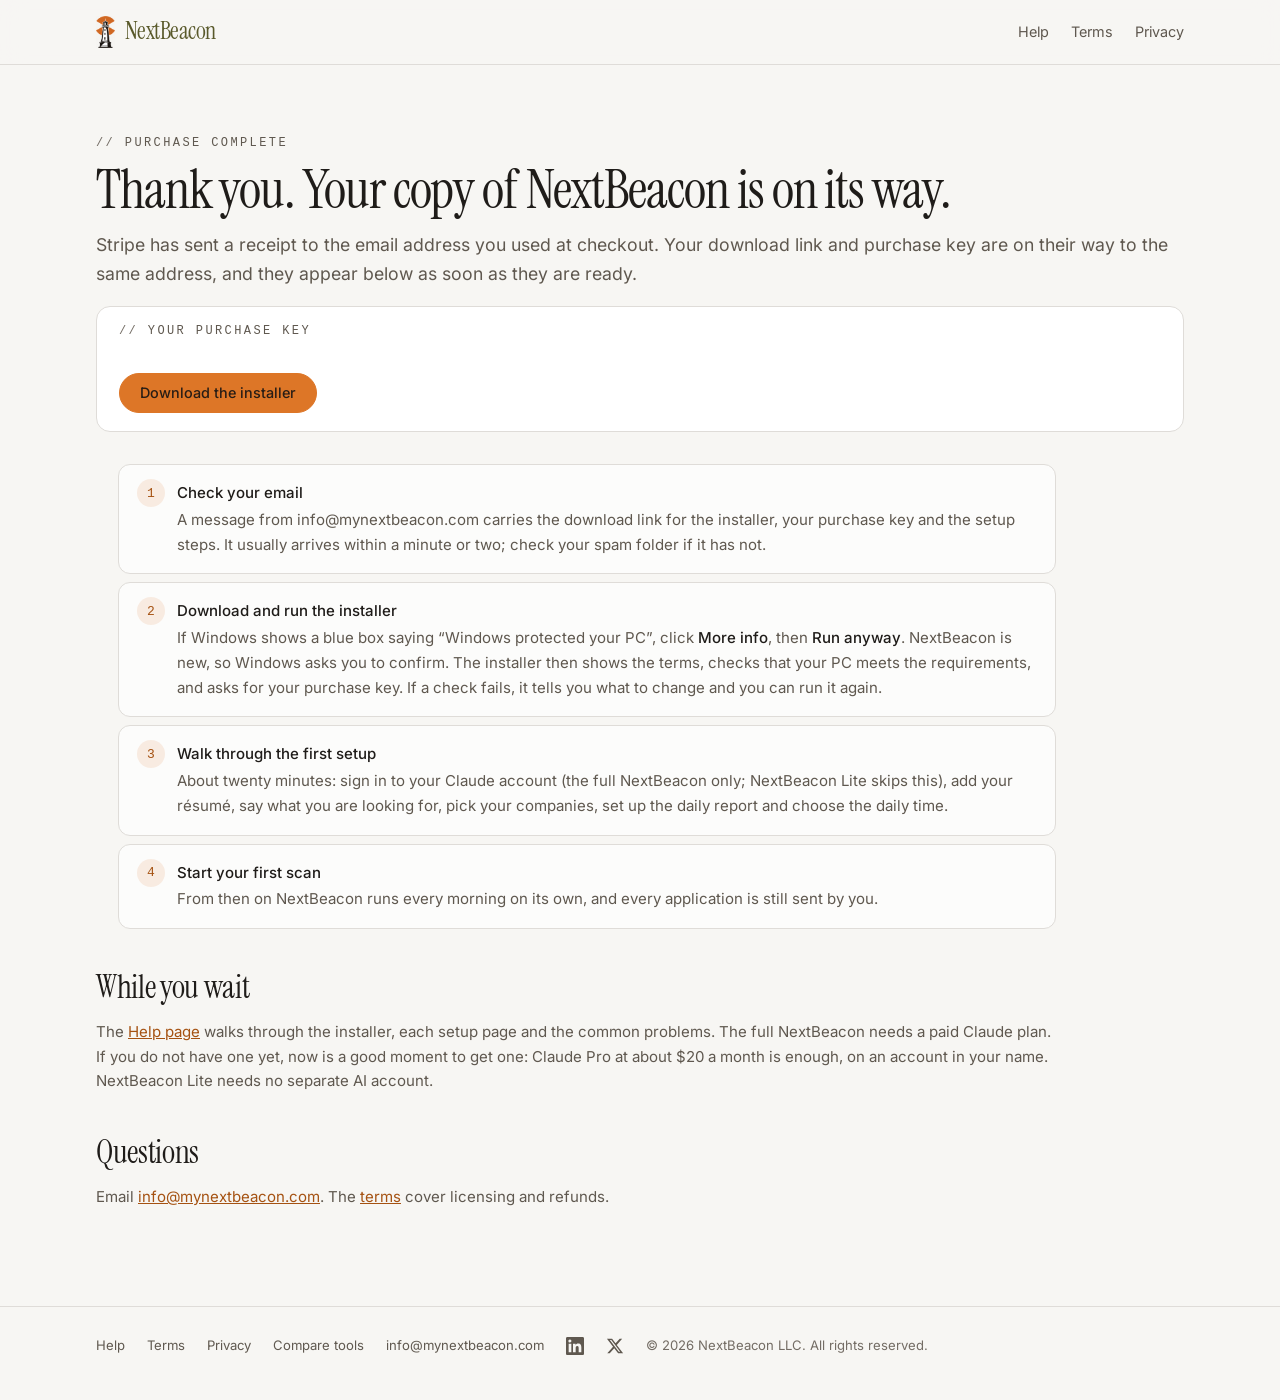
<file: thanks.html>
<!doctype html>
<html lang="en">
<head>
<meta charset="utf-8">
<meta name="viewport" content="width=device-width, initial-scale=1">
<title>Thank you · NextBeacon</title>
<meta name="description" content="Your NextBeacon purchase is complete. What happens next.">
<meta name="robots" content="noindex">
<link rel="icon" type="image/png" href="favicon.png">
<link rel="stylesheet" href="fonts/fonts.css">
<link rel="stylesheet" href="page.css">
</head>
<body>
<header class="top">
  <div class="wrap">
    <a class="brand" href="index.html" aria-label="NextBeacon home"><img class="mark" src="logo.png" alt="" width="19" height="32"><span class="word">NextBeacon</span></a>
    <nav class="nav" aria-label="Site">
      <a class="link" href="help.html">Help</a>
      <a class="link" href="terms.html">Terms</a>
      <a class="link" href="privacy.html">Privacy</a>
      <details class="nb-menu">
        <summary aria-label="Menu"><span class="nb-menu-btn"><svg class="nb-menu-open" viewBox="0 0 24 24" aria-hidden="true"><path d="M4 7h16M4 12h16M4 17h16"/></svg><svg class="nb-menu-shut" viewBox="0 0 24 24" aria-hidden="true"><path d="M6 6l12 12M18 6L6 18"/></svg><span class="nb-menu-word">Menu</span></span></summary>
        <div class="nb-menu-panel">
          <a href="help.html">Help</a>
          <a href="terms.html">Terms</a>
          <a href="privacy.html">Privacy</a>
        </div>
      </details>
    </nav>
  </div>
</header>

<main class="page">
  <div class="wrap">
    <div class="head">
      <p class="eyebrow"><i>//</i> purchase complete</p>
      <h1>Thank you. Your copy of NextBeacon is on its way.</h1>
      <p class="lede">Stripe has sent a receipt to the email address you used at checkout. Your download link and purchase key are on their way to the same address, and they appear below as soon as they are ready.</p>
      <div id="delivery" class="card" hidden>
        <p class="eyebrow"><i>//</i> your purchase key</p>
        <p id="pkey" style="font:600 1.6rem/1.2 var(--mono);letter-spacing:.04em;margin:4px 0 10px"></p>
        <p id="pnote" class="quiet"></p>
        <p><a id="pdl" class="btn primary" href="#">Download the installer</a></p>
      </div>
      <p id="delivery-wait" class="quiet" hidden>Looking up your purchase…</p>
    </div>

    <div class="prose">
      <ol class="steps">
        <li><b>Check your email</b>A message from info@mynextbeacon.com carries the download link for the installer, your purchase key and the setup steps. It usually arrives within a minute or two; check your spam folder if it has not.</li>
        <li><b>Download and run the installer</b>If Windows shows a blue box saying “Windows protected your PC”, click <b>More info</b>, then <b>Run anyway</b>. NextBeacon is new, so Windows asks you to confirm. The installer then shows the terms, checks that your PC meets the requirements, and asks for your purchase key. If a check fails, it tells you what to change and you can run it again.</li>
        <li id="step-setup"><b>Walk through the first setup</b>About twenty minutes: sign in to your Claude account (the full NextBeacon only; NextBeacon Lite skips this), add your résumé, say what you are looking for, pick your companies, set up the daily report and choose the daily time.</li>
        <li><b>Start your first scan</b>From then on NextBeacon runs every morning on its own, and every application is still sent by you.</li>
      </ol>

      <h2>While you wait</h2>
      <p id="wait-note">The <a href="help.html">Help page</a> walks through the installer, each setup page and the common problems. The full NextBeacon needs a paid Claude plan. If you do not have one yet, now is a good moment to get one: Claude Pro at about $20 a month is enough, on an account in your name. NextBeacon Lite needs no separate AI account.</p>

      <h2>Questions</h2>
      <p>Email <a href="mailto:info@mynextbeacon.com">info@mynextbeacon.com</a>. The <a href="terms.html">terms</a> cover licensing and refunds.</p>
    </div>
  </div>
</main>
<script>
(function () {
  var m = document.querySelector('.nb-menu');
  if (!m) return;
  m.addEventListener('click', function (e) { if (e.target.closest('.nb-menu-panel a')) m.open = false; });
  document.addEventListener('click', function (e) { if (m.open && !m.contains(e.target)) m.open = false; });
  document.addEventListener('keydown', function (e) { if (e.key === 'Escape' && m.open) { m.open = false; m.querySelector('summary').focus(); } });
})();
</script>

<script>
(function(){
  var DELIVERY_URL = "https://nextbeacon-delivery.rwhale-colorado.workers.dev"; // the delivery service address; filled in once it is deployed
  var sid = new URLSearchParams(location.search).get("session_id");
  if (!DELIVERY_URL || !sid) return;
  var box = document.getElementById("delivery"), wait = document.getElementById("delivery-wait");
  wait.hidden = false;
  var tries = 0;
  function ask(){
    tries++;
    fetch(DELIVERY_URL + "/purchase?session_id=" + encodeURIComponent(sid)).then(function(r){ return r.ok ? r.json() : null; }).then(function(d){
      if (d && d.unmatched_upgrade) {
        // The upgrade payment arrived but matched no NextBeacon Lite purchase: never say "confirmed" here.
        document.querySelector(".head h1").textContent = "Thank you. Your upgrade needs one more step.";
        document.querySelector(".head .lede").textContent = "We received your payment, but we could not match it to a NextBeacon Lite purchase, so your copy has not been upgraded yet. We have emailed you: reply with your purchase key (it starts with NB-) and we will upgrade your copy the same day, or refund the payment in full if you prefer.";
        var st = document.querySelector(".steps"); if (st) st.style.display = "none";
        wait.innerHTML = "Write to <a href=\"mailto:info@mynextbeacon.com\">info@mynextbeacon.com</a> with your purchase key.";
        return;
      }
      if (d && d.key && d.upgraded) {
        // An upgrade from Lite to the full product: same key, nothing to download; the app sees it within a minute.
        document.querySelector(".head h1").textContent = "Thank you. Your NextBeacon is now the full version.";
        document.querySelector(".head .lede").textContent = "Your purchase key is unchanged. Open NextBeacon on your computer: it sees the upgrade on its own within a minute, or press Check for updates on the Config page. Then sign in to your Claude account on the Your AI page if you have not yet. The full features need your own paid Claude plan.";
        document.getElementById("pkey").textContent = d.key;
        document.getElementById("pnote").textContent = "The same key, now the full NextBeacon. A confirmation email is on its way.";
        document.getElementById("pdl").style.display = "none";
        var steps = document.querySelector(".steps"); if (steps) steps.style.display = "none"; var wn = document.getElementById("wait-note"); if (wn) wn.innerHTML = "Questions about the upgrade? Email <a href=\"mailto:info@mynextbeacon.com\">info@mynextbeacon.com</a>.";
        wait.hidden = true; box.hidden = false;
      } else if (d && d.key) {
        document.getElementById("pkey").textContent = d.key;
        document.getElementById("pnote").textContent = d.plan === "lite" ? "The key unlocks NextBeacon Lite on one computer. Keep it with the email that is on its way to you. No separate AI account is needed for Lite." : "The key unlocks NextBeacon on one computer. Keep it with the email that is on its way to you.";
        if (d.plan === "lite") {
          // Lite: no Claude sign-in in the walkthrough, and no need for a Claude plan while waiting.
          document.querySelector(".head h1").textContent = "Thank you. Your copy of NextBeacon Lite is on its way.";
          document.getElementById("step-setup").innerHTML = "<b>Walk through the first setup</b>About ten minutes: add your résumé, say what you are looking for, pick your companies, set up the daily report and choose the daily time. No separate AI account is needed for Lite.";
          document.getElementById("wait-note").innerHTML = "The <a href=\"help.html\">Help page</a> walks through the installer, each setup page and the common problems. Lite needs no separate AI account. If you later want the full NextBeacon, the Config page in the app has an Unlock button for the difference.";
        }
        document.getElementById("pdl").href = d.download_url;
        wait.hidden = true; box.hidden = false;
      } else if (tries < 6) { setTimeout(ask, 3000); } else { wait.textContent = "Your purchase is confirmed. The email with your key and download link is on its way."; }
    }).catch(function(){ if (tries < 6) setTimeout(ask, 3000); else wait.hidden = true; });
  }
  ask();
})();
</script>

<footer>
  <div class="wrap">
    <a href="help.html">Help</a><a href="terms.html">Terms</a><a href="privacy.html">Privacy</a><a href="compare/">Compare tools</a><a href="mailto:info@mynextbeacon.com">info@mynextbeacon.com</a><a class="social" href="https://www.linkedin.com/company/nextbeacon/" target="_blank" rel="noopener" aria-label="NextBeacon on LinkedIn" title="NextBeacon on LinkedIn"><svg aria-hidden="true" width="18" height="18" viewBox="0 0 24 24"><path fill="currentColor" d="M20.45 20.45h-3.56v-5.57c0-1.33-.03-3.04-1.85-3.04-1.85 0-2.14 1.45-2.14 2.94v5.67H9.35V9h3.41v1.56h.05c.48-.9 1.64-1.85 3.37-1.85 3.6 0 4.27 2.37 4.27 5.46v6.28zM5.34 7.43a2.07 2.07 0 1 1 0-4.13 2.07 2.07 0 0 1 0 4.13zM7.12 20.45H3.56V9h3.56v11.45zM22.22 0H1.77C.79 0 0 .77 0 1.73v20.54C0 23.23.79 24 1.77 24h20.45c.98 0 1.78-.77 1.78-1.73V1.73C24 .77 23.2 0 22.22 0z"/></svg></a><a class="social" href="https://x.com/nextbeacon" target="_blank" rel="noopener" aria-label="NextBeacon on X" title="NextBeacon on X"><svg aria-hidden="true" width="18" height="18" viewBox="0 0 24 24"><path fill="currentColor" d="M18.244 2.25h3.308l-7.227 8.26 8.502 11.24H16.17l-5.214-6.817L4.99 21.75H1.68l7.73-8.835L1.254 2.25H8.08l4.713 6.231zm-1.161 17.52h1.833L7.084 4.126H5.117z"/></svg></a><span>© 2026 NextBeacon LLC. All rights reserved.</span>
  </div>
</footer>
</body>
</html>
</file>
<file: fonts/fonts.css>
/* NextBeacon: Inter and Instrument Serif, served from this site (no request to any other host).
   Both are open fonts under the SIL Open Font License 1.1; see OFL-Inter.txt and OFL-InstrumentSerif.txt in this folder. */
@font-face{font-family:'Instrument Serif';font-style:italic;font-weight:400;font-display:swap;src:url(instrument-serif-italic-latin-ext.woff2) format('woff2');unicode-range:U+0100-02BA, U+02BD-02C5, U+02C7-02CC, U+02CE-02D7, U+02DD-02FF, U+0304, U+0308, U+0329, U+1D00-1DBF, U+1E00-1E9F, U+1EF2-1EFF, U+2020, U+20A0-20AB, U+20AD-20C4, U+2113, U+2C60-2C7F, U+A720-A7FF}
@font-face{font-family:'Instrument Serif';font-style:italic;font-weight:400;font-display:swap;src:url(instrument-serif-italic-latin.woff2) format('woff2');unicode-range:U+0000-00FF, U+0131, U+0152-0153, U+02BB-02BC, U+02C6, U+02DA, U+02DC, U+0304, U+0308, U+0329, U+2000-206F, U+20AC, U+2122, U+2191, U+2193, U+2212, U+2215, U+FEFF, U+FFFD}
@font-face{font-family:'Instrument Serif';font-style:normal;font-weight:400;font-display:swap;src:url(instrument-serif-latin-ext.woff2) format('woff2');unicode-range:U+0100-02BA, U+02BD-02C5, U+02C7-02CC, U+02CE-02D7, U+02DD-02FF, U+0304, U+0308, U+0329, U+1D00-1DBF, U+1E00-1E9F, U+1EF2-1EFF, U+2020, U+20A0-20AB, U+20AD-20C4, U+2113, U+2C60-2C7F, U+A720-A7FF}
@font-face{font-family:'Instrument Serif';font-style:normal;font-weight:400;font-display:swap;src:url(instrument-serif-latin.woff2) format('woff2');unicode-range:U+0000-00FF, U+0131, U+0152-0153, U+02BB-02BC, U+02C6, U+02DA, U+02DC, U+0304, U+0308, U+0329, U+2000-206F, U+20AC, U+2122, U+2191, U+2193, U+2212, U+2215, U+FEFF, U+FFFD}
@font-face{font-family:'Inter';font-style:normal;font-weight:400 600;font-display:swap;src:url(inter-latin-ext.woff2) format('woff2');unicode-range:U+0100-02BA, U+02BD-02C5, U+02C7-02CC, U+02CE-02D7, U+02DD-02FF, U+0304, U+0308, U+0329, U+1D00-1DBF, U+1E00-1E9F, U+1EF2-1EFF, U+2020, U+20A0-20AB, U+20AD-20C4, U+2113, U+2C60-2C7F, U+A720-A7FF}
@font-face{font-family:'Inter';font-style:normal;font-weight:400 600;font-display:swap;src:url(inter-latin.woff2) format('woff2');unicode-range:U+0000-00FF, U+0131, U+0152-0153, U+02BB-02BC, U+02C6, U+02DA, U+02DC, U+0304, U+0308, U+0329, U+2000-206F, U+20AC, U+2122, U+2191, U+2193, U+2212, U+2215, U+FEFF, U+FFFD}
</file>
<file: page.css>
/* Copyright 2026 NextBeacon LLC. All rights reserved.
   Shared look for the support pages (help, terms, privacy): the same tokens as the main page. */
:root{
  --bg:#f7f6f3; --surface:#ffffff; --surface-hover:#efeeea; --border:hsl(40 9% 86%);
  --fg:hsl(30 10% 11%); --muted:hsl(35 9% 34%); --faint:hsl(35 7% 42%); --landing:#59592a;
  --brand:hsl(26 73% 51%); --brand-200:hsl(33 100% 60%); --brand-fg:hsl(24 30% 12%);
  --brand-soft:hsl(26 73% 51% / 0.12); --brand-text:hsl(26 80% 36%);
  --ok:#1f7a3f; --ok-soft:#e4f3e8; --warn:#8a5b00; --warn-soft:#fff2d6;
  --dot:40 8% 42% / 0.09;
  --sans:'Inter',ui-sans-serif,system-ui,-apple-system,'Segoe UI',sans-serif;
  --serif:'Instrument Serif',ui-serif,Georgia,serif;
  --mono:ui-monospace,SFMono-Regular,'SF Mono',Menlo,Consolas,monospace;
  color-scheme:light;
}
*,*::before,*::after{box-sizing:border-box}
html{scroll-behavior:smooth}
body{margin:0;background:var(--bg);color:var(--fg);font:15px/1.65 var(--sans);-webkit-font-smoothing:antialiased}
a{color:inherit}
h1,h2,h3{margin:0;font-weight:400;letter-spacing:-.01em;text-wrap:balance}
p{margin:0}
.wrap{max-width:1120px;margin-inline:auto;padding-inline:16px}
.eyebrow{font:500 12px/1 var(--mono);letter-spacing:.2em;text-transform:uppercase;color:var(--muted)}
.eyebrow i{font-style:normal;color:var(--faint)}
.top{position:sticky;top:0;z-index:50;background:color-mix(in srgb,var(--bg) 82%,transparent);backdrop-filter:blur(12px);-webkit-backdrop-filter:blur(12px);border-bottom:1px solid var(--border)}
.top .wrap{display:flex;align-items:center;justify-content:space-between;gap:16px;height:64px}
.brand{display:flex;align-items:center;gap:10px;text-decoration:none}
.mark{height:32px;width:auto;flex:none;display:block}
.word{font:400 1.5rem/1 var(--serif);letter-spacing:-.02em;color:var(--landing);position:relative;top:-1px}
.nav{display:flex;align-items:center;gap:22px}
.nav a.link{color:var(--muted);text-decoration:none;font-size:.9rem;white-space:nowrap}
.nav a.link:hover{color:var(--fg)}
@media (max-width:900px){.nav a.link{display:none}}
/* the menu for phones and narrow windows: the same links the wide header shows */
.nb-menu{display:none}
.nb-menu summary{display:block;list-style:none;cursor:pointer;border-radius:999px;-webkit-tap-highlight-color:transparent}
.nb-menu summary::-webkit-details-marker{display:none}
.nb-menu summary:focus-visible{outline:2px solid var(--brand);outline-offset:3px}
.nb-menu-btn{display:flex;align-items:center;justify-content:center;gap:7px;min-width:44px;min-height:44px;padding:0 12px;border:1px solid var(--border);border-radius:999px;background:var(--surface);color:var(--fg);font:500 .9rem/1 var(--sans)}
.nb-menu-btn svg{display:block;width:20px;height:20px;flex:none;fill:none;stroke:currentColor;stroke-width:1.8;stroke-linecap:round}
.nb-menu-shut{display:none!important}
.nb-menu[open] .nb-menu-shut{display:block!important}
.nb-menu[open] .nb-menu-open{display:none}
.nb-menu-panel{position:absolute;left:0;right:0;top:100%;background:var(--bg);border-top:1px solid var(--border);border-bottom:1px solid var(--border);box-shadow:0 22px 30px -24px rgba(30,20,10,.4);padding:4px 16px 10px;max-height:calc(100vh - 64px);overflow:auto}
.nb-menu-panel a{display:flex;align-items:center;min-height:50px;color:var(--fg);text-decoration:none;font-size:1rem;border-top:1px solid var(--border)}
.nb-menu-panel a:first-child{border-top:0}
@media (max-width:900px){.nb-menu{display:block}.nav{gap:8px}}
@media (max-width:420px){.nb-menu-word{display:none}.nb-menu-btn{padding:0}}
/* the smallest phones: the name, Buy and the menu button still fit on one line */
@media (max-width:350px){.top .wrap{gap:8px}.top .nav>.btn{padding-inline:13px}.top .word{font-size:1.3rem}}
.btn{display:inline-flex;align-items:center;justify-content:center;gap:8px;padding:11px 20px;border-radius:999px;border:1px solid var(--border);background:var(--surface);color:var(--fg);font:500 .9rem/1 var(--sans);text-decoration:none;cursor:pointer;min-height:40px;white-space:nowrap}
.btn:hover{background:var(--surface-hover)}
.btn.primary{background:var(--brand);border-color:var(--brand);color:var(--brand-fg)}
.btn.primary:hover{background:var(--brand-200);border-color:var(--brand-200)}
.btn:focus-visible,a:focus-visible{outline:2px solid var(--brand);outline-offset:3px}
.page{padding-block:clamp(36px,6vw,72px) clamp(56px,8vw,96px)}
[id]{scroll-margin-top:80px}
.page .head{display:grid;gap:12px;margin-bottom:32px}
.page h1{font:400 clamp(2.1rem,4.4vw,3.4rem)/1.05 var(--serif);letter-spacing:-.02em}
.page .head .updated{font:500 12px/1 var(--mono);letter-spacing:.04em;color:var(--faint);margin-top:-2px}
.lede{color:var(--muted);font-size:clamp(1rem,1.4vw,1.1rem)}
.prose{max-width:960px;display:grid;gap:14px}
.prose h2{font:400 clamp(1.5rem,2.6vw,2rem)/1.15 var(--serif);margin-top:26px}
.prose h3{font-weight:500;font-size:1.05rem;margin-top:10px}
.prose p,.prose li{color:var(--muted)}
.prose ul,.prose ol{margin:0;padding-left:22px;display:grid;gap:8px}
.prose li::marker{color:var(--brand-text)}
.prose strong{color:var(--fg);font-weight:500}
.prose a{color:var(--brand-text)}
.prose .card{border:1px solid var(--border);border-radius:14px;padding:20px 22px;background:color-mix(in srgb,var(--surface) 70%,transparent);display:grid;gap:10px}
.prose .card h3{margin-top:0}
.prose .quiet{font-size:.85rem;color:var(--faint)}
.page .head .card{border:1px solid var(--border);border-radius:14px;padding:18px 22px;background:var(--surface);display:grid;gap:6px;margin-top:6px}
.page .head .card .btn{justify-self:start;margin-top:4px}
.toc{display:flex;flex-wrap:wrap;gap:8px;margin:4px 0 10px}
.toc a{font-size:.85rem;color:var(--muted);text-decoration:none;border:1px solid var(--border);border-radius:999px;padding:6px 12px;background:var(--surface)}
.toc a:hover{color:var(--fg);background:var(--surface-hover)}
.steps{counter-reset:s;display:grid;gap:12px;padding:0;margin:0;list-style:none}
.steps li{position:relative;padding:16px 18px 16px 58px;border:1px solid var(--border);border-radius:12px;background:color-mix(in srgb,var(--surface) 70%,transparent);color:var(--muted)}
.steps li::before{counter-increment:s;content:counter(s);position:absolute;left:18px;top:14px;width:28px;height:28px;border-radius:50%;background:var(--brand-soft);color:var(--brand-text);display:grid;place-items:center;font:500 13px/1 var(--mono)}
.steps li>b:first-child{display:block;color:var(--fg);font-weight:500;margin-bottom:2px}
.steps li b{color:var(--fg);font-weight:500}
footer{border-top:1px solid var(--border);padding-block:28px 44px;color:var(--faint);font-size:.82rem}
footer .wrap{display:flex;flex-wrap:wrap;align-items:center;gap:8px 22px}
footer a{color:var(--muted);text-decoration:none}
footer a:hover{color:var(--fg)}
footer span{color:var(--faint)}
footer a.social{display:inline-flex;align-items:center;line-height:0}
footer a.social svg{display:block}
/* phones: every footer link is a 44 x 44 px tap target; the drawn size and spacing stay the same */
@media (max-width:599px){
  footer .wrap{row-gap:0}
  footer a{display:inline-flex;align-items:center;justify-content:center;min-height:44px;min-width:44px;padding-inline:9px;margin-inline:-9px}
  footer a.social{padding-inline:13px}
}
</file>
